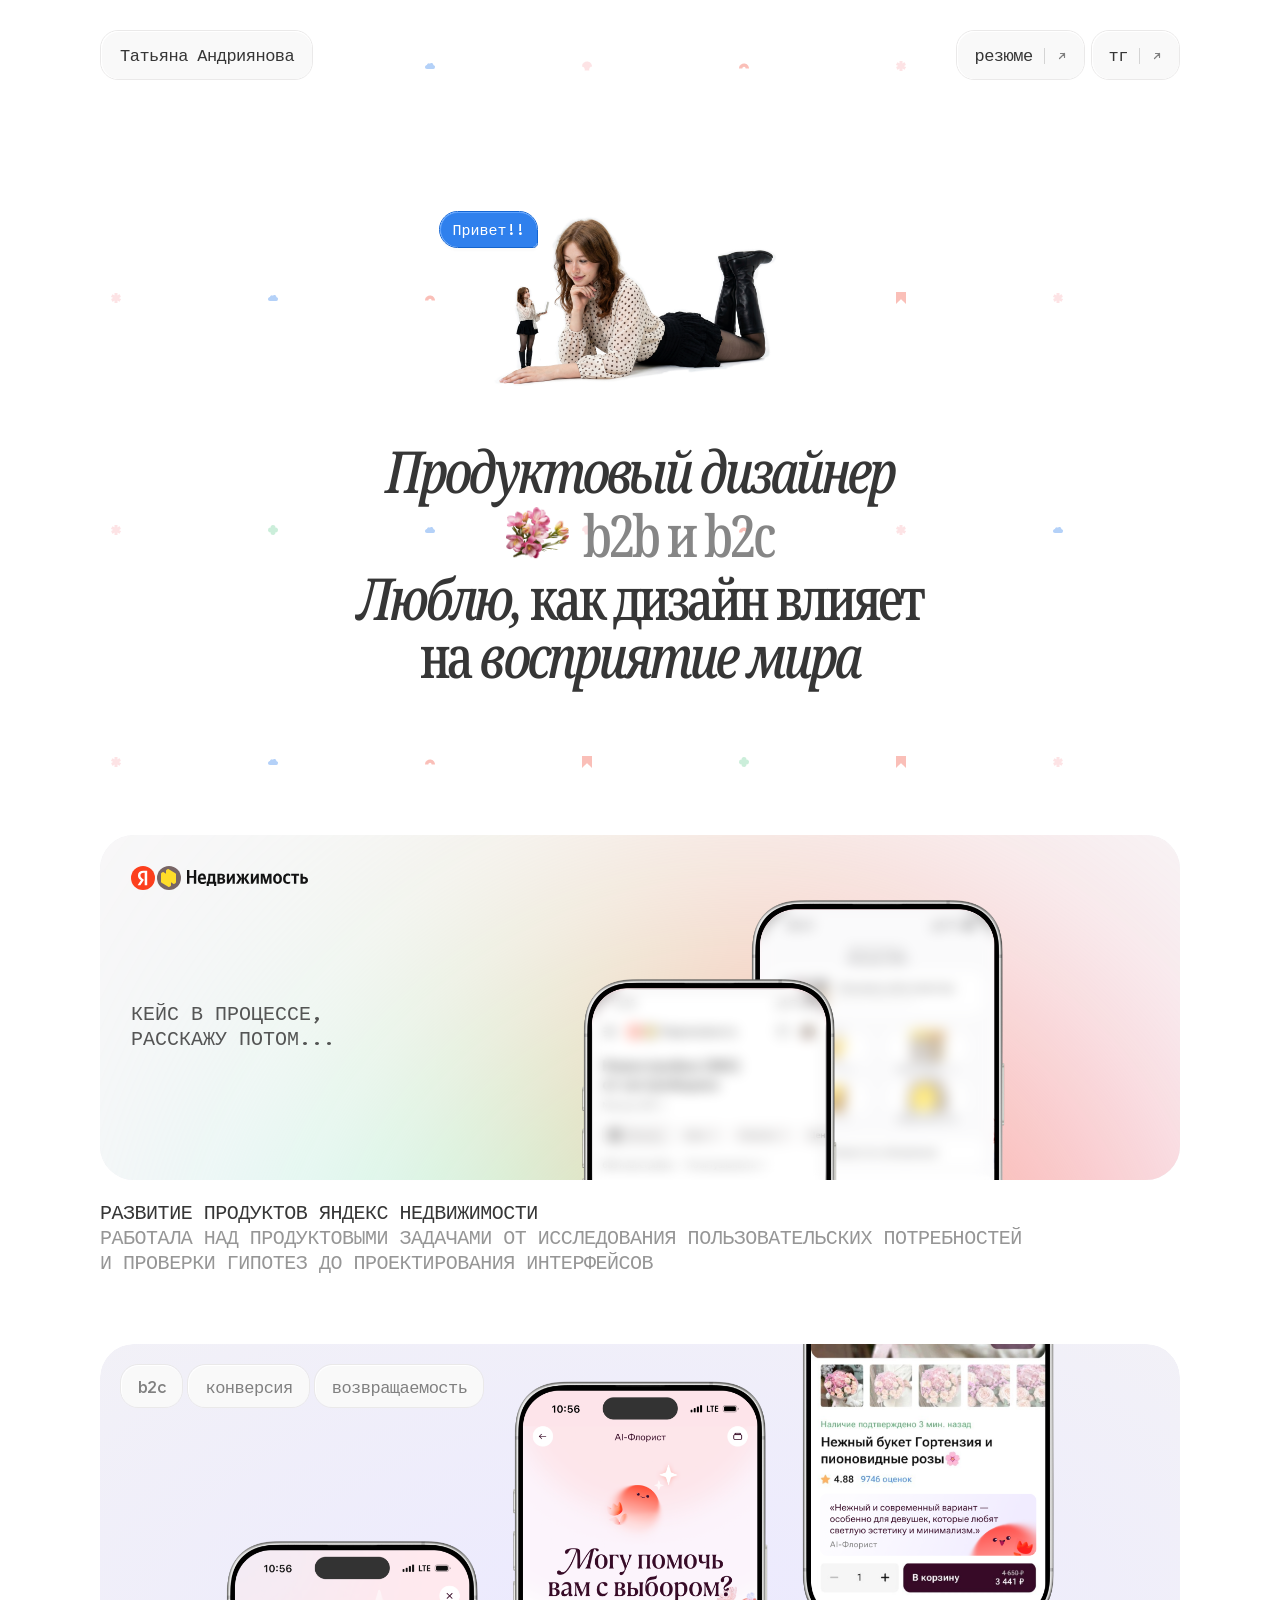
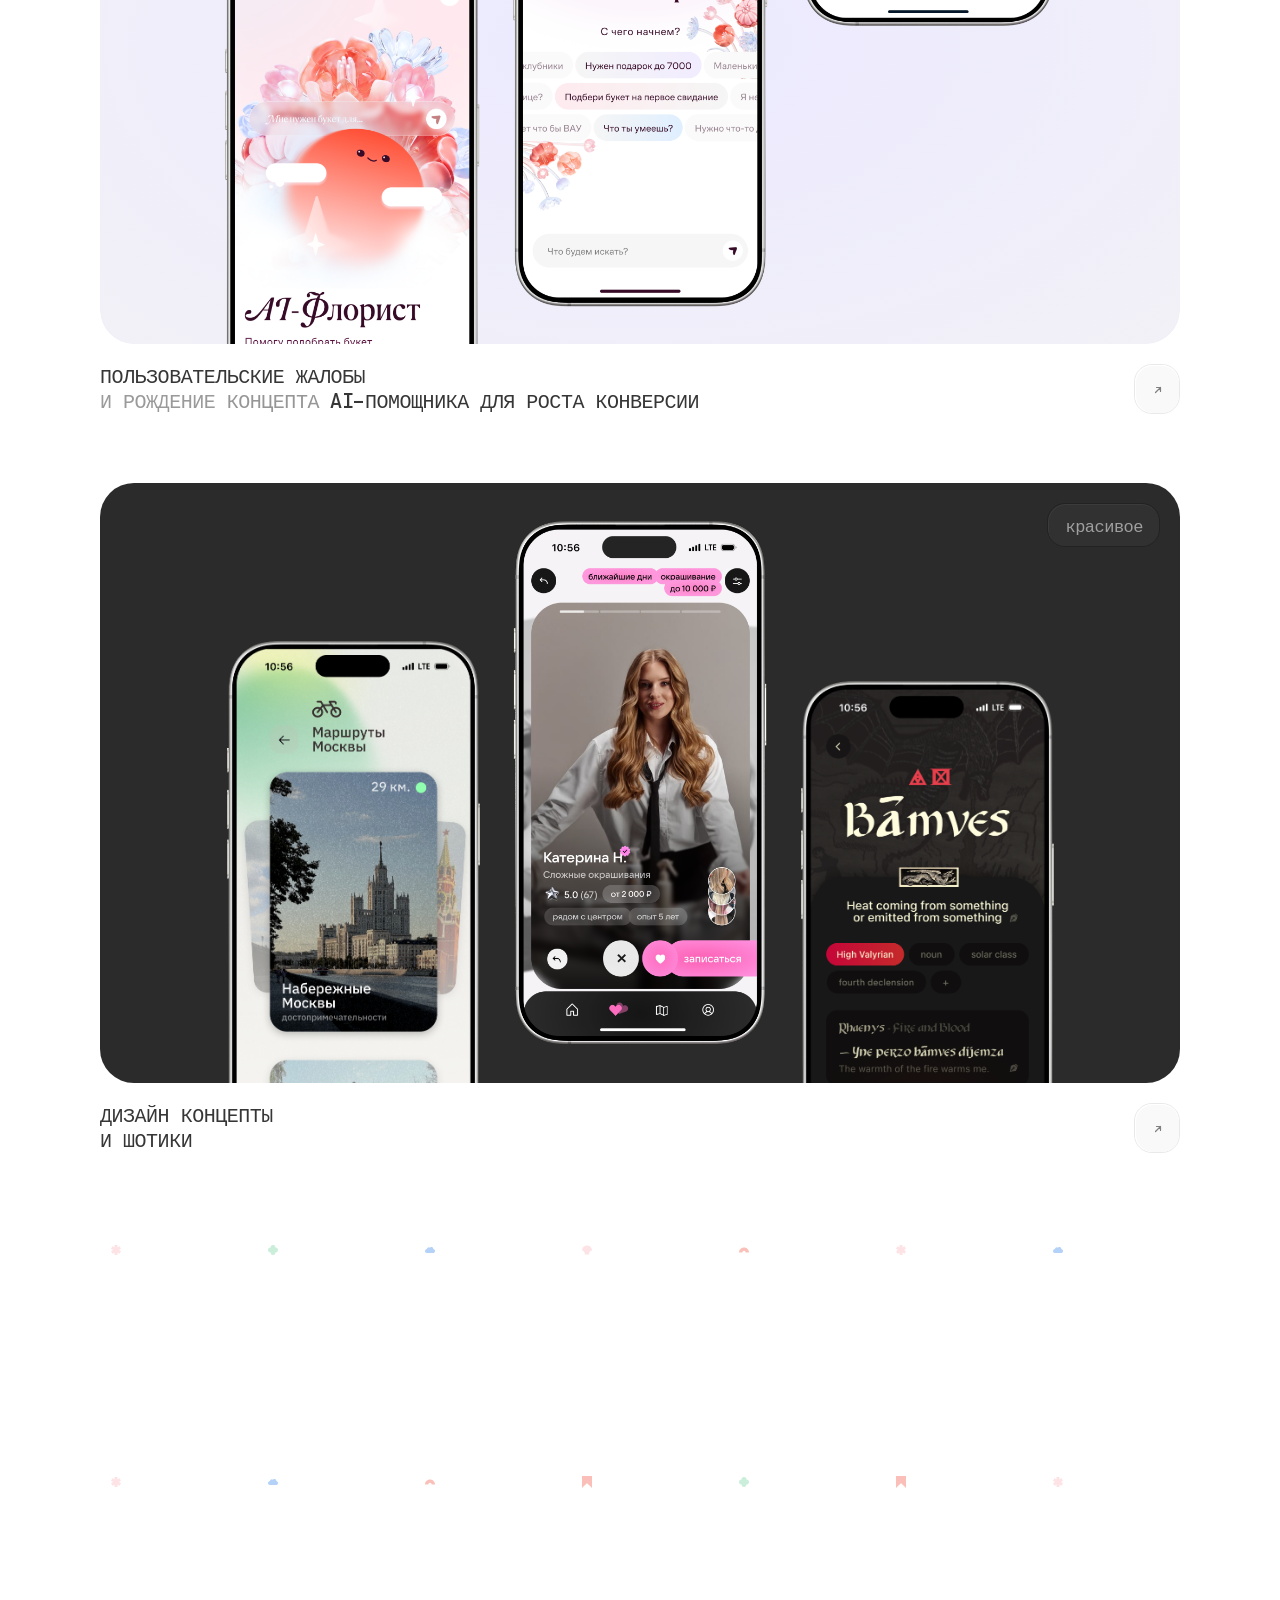
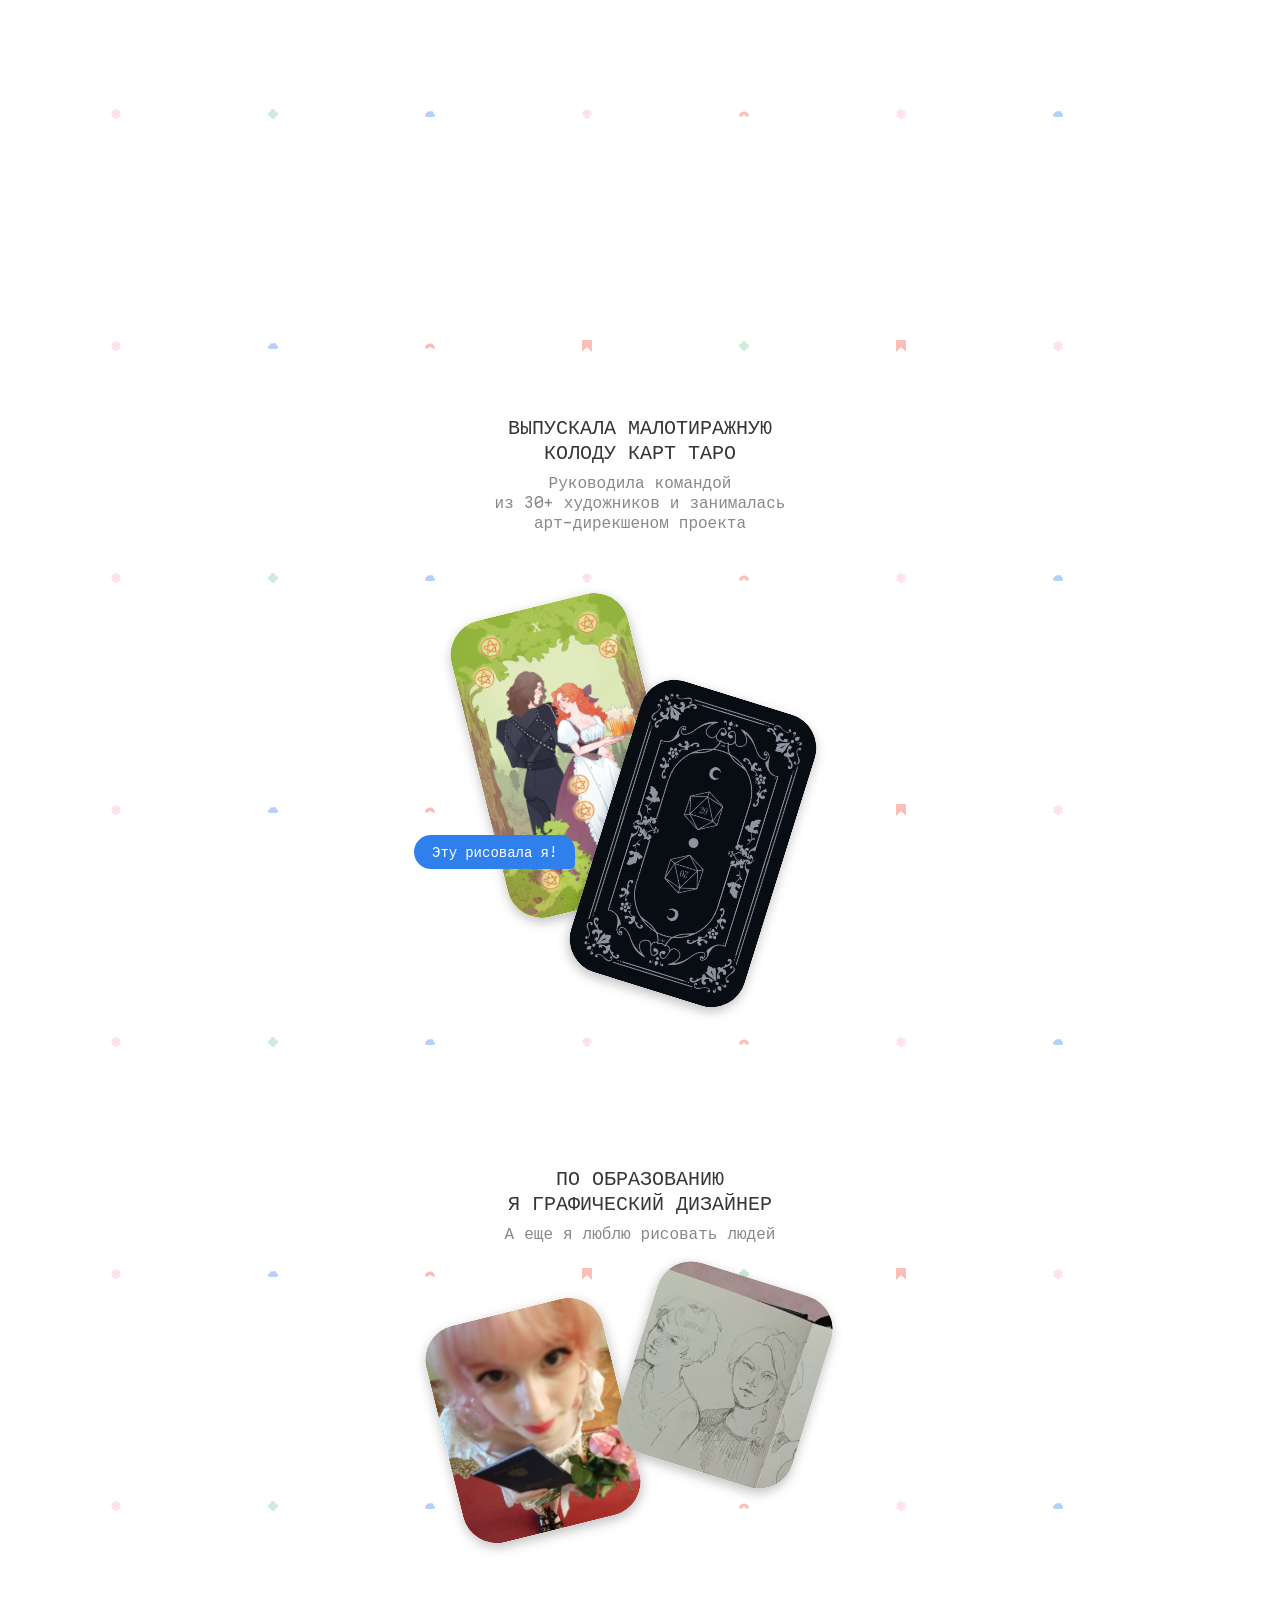
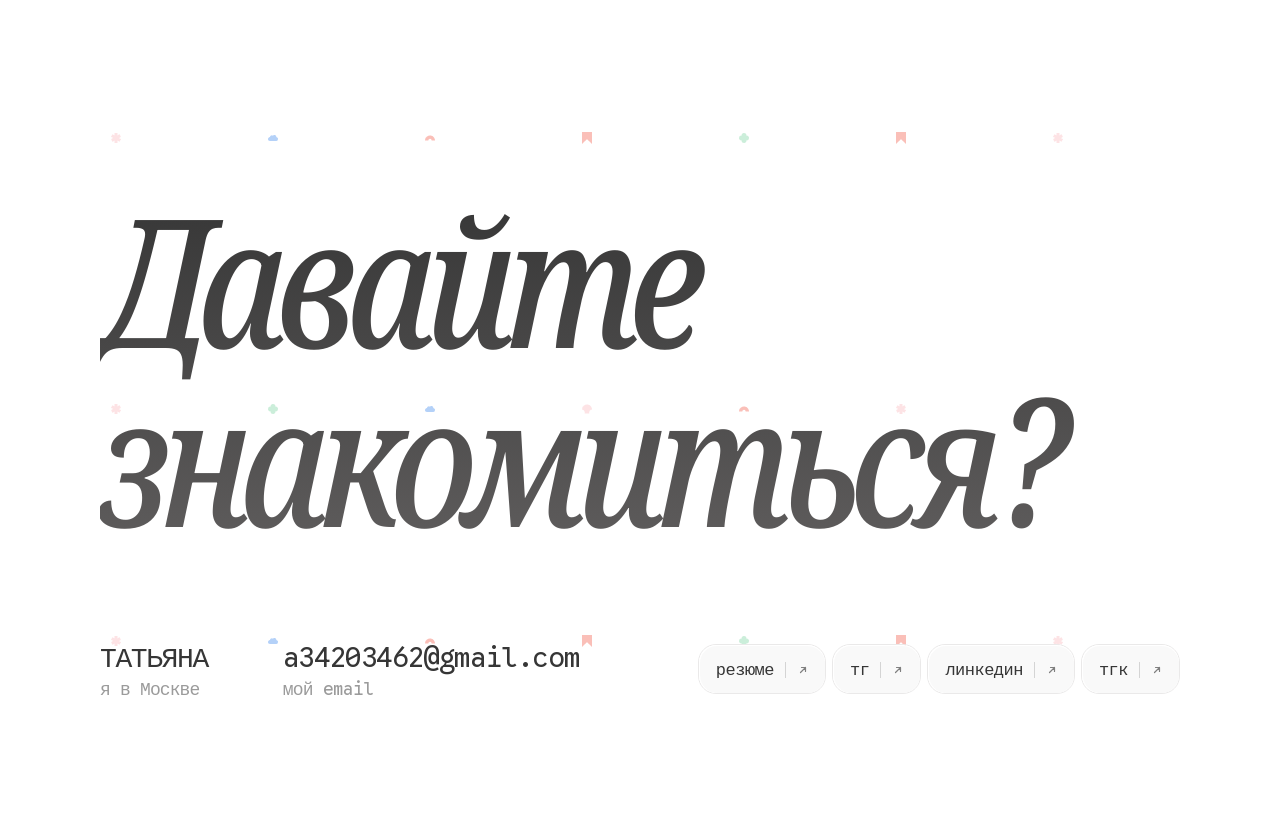
<file: index.html>
<!DOCTYPE html>
<html lang="ru">
  <head>
    <meta charset="UTF-8" />
    <meta name="viewport" content="width=device-width, initial-scale=1.0" />
    <link rel="canonical" href="https://tatyana-andriyanova.ru/" />
    <script>
      (function () {
        if (!/index\.html$/i.test(location.pathname)) return;
        var clean = location.pathname.replace(/\/?index\.html$/i, "/");
        history.replaceState(null, "", clean + location.search + location.hash);
      })();
    </script>
    <title>Татьяна Андриянова</title>
    <link rel="icon" type="image/png" href="assets/favicon.png" />
    <link rel="preconnect" href="https://fonts.googleapis.com" />
    <link rel="preconnect" href="https://fonts.gstatic.com" crossorigin />
    <link
      href="https://fonts.googleapis.com/css2?family=Google+Sans+Code:wght@400;500&family=Noto+Serif:ital,wdth,wght@0,62.5,500;1,62.5,500&display=swap"
      rel="stylesheet"
    />
    <style>
      :root {
        --color-bg: #ffffff;
        --color-text: #363636;
        --color-text-dark: #1d1d1d;
        --color-lead: #909090;
        --color-section-title: #8f8f8f;
        --color-time-muted: #b5b5b5;
        --color-greeting: #2f80ed;
        --color-greeting-border: #1466d4;
        --color-greeting-highlight: #5ba1ff;
        --color-white: #ffffff;
        --color-status-dot: #c6f135;
        --color-btn-border: #eae9e9;
        --color-btn-bg: #f9f9f9;
        --color-btn-hover: #2f80ed;
        --color-btn-hover-border: #1466d4;
        --color-btn-hover-highlight: #5ba1ff;
        --color-title-muted: #868686;
        --container: 1280px;
        --nav-pad-x: 100px;
        --header-offset: 80px;
        --font-headline: "Noto Serif", serif;
        --font-headline-wdth: 62.5;
        --font-headline-tracking: -0.05em;
        --font-body: "Google Sans Code", monospace;
        --reveal-duration: 0.65s;
        --reveal-ease: cubic-bezier(0.22, 1, 0.36, 1);
        --reveal-shift: 28px;
        --bg-pattern-width: 1700px;
      }

      .hero__title,
      .about__title,
      .footer__title,
      .mobile-stub__title {
        font-variation-settings: "wdth" var(--font-headline-wdth);
        font-stretch: 62.5%;
      }

      *,
      *::before,
      *::after {
        box-sizing: border-box;
      }

      body {
        margin: 0;
        background: var(--color-bg);
        color: var(--color-text);
        font-family: var(--font-body);
      }

      .page {
        position: relative;
        z-index: 1;
        padding-top: var(--header-offset);
      }

      .page__bg {
        position: absolute;
        inset: 0;
        z-index: 0;
        pointer-events: none;
        overflow: hidden;
      }

      .page__bg-inner {
        position: absolute;
        top: 0;
        left: 50%;
        width: var(--bg-pattern-width);
        max-width: 100vw;
        margin-left: calc(var(--bg-pattern-width) / -2);
        height: 100%;
        min-height: 100%;
        opacity: 0.6;
        background-image: url("assets/bg-pattern.png");
        background-repeat: repeat-y;
        background-position: center top;
        background-size: var(--bg-pattern-width) auto;
      }

      .page__content {
        position: relative;
        z-index: 1;
      }

      /* Fixed header */
      .nav {
        position: fixed;
        top: 0;
        left: 0;
        right: 0;
        z-index: 100;
        display: flex;
        align-items: flex-start;
        justify-content: space-between;
        max-width: var(--container);
        margin: 0 auto;
        padding: 30px var(--nav-pad-x) 0;
        background: transparent;
        transition: transform 0.35s var(--reveal-ease);
      }

      .nav.is-hidden {
        transform: translateY(calc(-100% - 8px));
      }

      .nav__links {
        display: flex;
        align-items: center;
        gap: 6px;
      }

      /* Buttons — 441:1653 / 441:1664 / 441:3392 / 441:3604 */
      .btn {
        display: inline-flex;
        flex-direction: column;
        height: 50px;
        border: 0.5px solid var(--color-btn-border);
        border-radius: 18px;
        padding: 0;
        margin: 0;
        background: none;
        cursor: pointer;
        text-decoration: none;
        color: inherit;
        transition: border-color 0.2s ease;
        flex-shrink: 0;
        font: inherit;
      }

      .btn--sm {
        height: 40px;
      }

      .btn__inner {
        display: flex;
        align-items: center;
        gap: 11px;
        height: 100%;
        padding: 0 16px;
        border-radius: 18px;
        background: var(--color-btn-bg);
        border-left: 1px solid var(--color-white);
        border-top: 1px solid var(--color-white);
        transition:
          background 0.2s ease,
          border-color 0.2s ease,
          color 0.2s ease;
      }

      .btn--brand {
        backdrop-filter: blur(2px);
        -webkit-backdrop-filter: blur(2px);
        border: 0.5px solid var(--color-btn-border);
      }

      .btn--brand .btn__inner {
        padding: 0 18px;
      }

      .btn--brand:hover,
      .btn--brand:focus-visible {
        border-color: var(--color-btn-border);
      }

      .btn--brand:hover .btn__inner,
      .btn--brand:focus-visible .btn__inner {
        background: var(--color-btn-bg);
        border-left-color: var(--color-white);
        border-top-color: var(--color-white);
      }

      .btn--brand:hover .btn__text,
      .btn--brand:focus-visible .btn__text {
        color: var(--color-text);
      }

      .btn__text {
        font-family: var(--font-body);
        font-weight: 500;
        font-size: 17px;
        letter-spacing: -0.51px;
        line-height: normal;
        color: var(--color-text);
        white-space: nowrap;
        transition: color 0.2s ease;
      }

      .btn__sep {
        width: 0;
        height: 16px;
        border-left: 1px solid #d4d4d4;
        flex-shrink: 0;
        transition: border-color 0.2s ease;
      }

      .btn__icon {
        display: flex;
        align-items: center;
        justify-content: center;
        flex-shrink: 0;
        color: #808080;
        transition: color 0.2s ease;
      }

      .btn__icon svg {
        display: block;
      }

      .btn--icon .btn__inner {
        width: 44px;
        padding: 0;
        justify-content: center;
      }

      .btn--icon.btn--sm .btn__inner {
        width: 45.2px;
      }

      .btn:hover,
      .btn:focus-visible {
        border-color: var(--color-btn-hover-border);
        outline: none;
      }

      .btn:hover .btn__inner,
      .btn:focus-visible .btn__inner {
        background: var(--color-btn-hover);
        border-left-color: var(--color-btn-hover-highlight);
        border-top-color: var(--color-btn-hover-highlight);
      }

      .btn:hover .btn__text,
      .btn:focus-visible .btn__text {
        color: var(--color-white);
      }

      .btn:hover .btn__sep,
      .btn:focus-visible .btn__sep {
        border-left-color: rgba(255, 255, 255, 0.45);
      }

      .btn:hover .btn__icon,
      .btn:focus-visible .btn__icon {
        color: var(--color-white);
      }

      /* Hero — 441:1544 */
      .hero {
        position: relative;
        overflow-x: hidden;
        display: flex;
        flex-direction: column;
        align-items: center;
        gap: 45px;
        padding: 119px var(--nav-pad-x) 150px;
      }

      .hero__reveal {
        width: 100%;
      }

      .hero__inner {
        display: flex;
        flex-direction: column;
        align-items: center;
        gap: 45px;
        width: 100%;
      }

      .js-scroll-parallax {
        transform-origin: center top;
        will-change: transform;
      }

      .about__title .js-scroll-parallax {
        display: block;
      }

      .about__section > .js-scroll-parallax {
        display: flex;
        flex-direction: column;
        align-items: center;
        gap: 70px;
        width: 100%;
      }

      .about__section--compact > .js-scroll-parallax {
        gap: 40px;
      }

      .hero__image-block {
        position: relative;
        display: flex;
        flex-direction: column;
        align-items: flex-start;
        flex-shrink: 0;
        width: 403px;
        max-width: calc(100% - 40px);
        height: 198px;
        padding-top: 12px;
      }

      .hero__image-wrap {
        position: absolute;
        inset: 0;
        z-index: 0;
        pointer-events: none;
      }

      .hero__image {
        width: 100%;
        height: 100%;
        object-fit: contain;
        object-position: center top;
      }

      .hero__greeting {
        position: relative;
        z-index: 1;
        display: inline-flex;
        flex-direction: column;
        align-items: flex-start;
        align-self: flex-start;
        width: fit-content;
        max-width: 100%;
        flex-shrink: 0;
        border: 0.5px solid var(--color-greeting-border);
        border-radius: 20px 20px 5px 20px;
        cursor: default;
      }

      .hero__greeting-inner {
        display: flex;
        align-items: center;
        justify-content: center;
        height: 35px;
        padding: 8px 12px;
        border-radius: 20px 20px 5px 20px;
        background: var(--color-greeting);
        border-left: 1px solid var(--color-greeting-highlight);
        border-top: 1px solid var(--color-greeting-highlight);
        box-shadow: 0 4px 2px rgba(0, 0, 0, 0.02);
        font-family: var(--font-body);
        font-weight: 500;
        font-size: 15px;
        line-height: normal;
        color: var(--color-white);
        white-space: nowrap;
      }

      .hero__main {
        width: 100%;
        max-width: var(--container);
        display: flex;
        justify-content: center;
        padding: 0 var(--nav-pad-x);
      }

      .hero__titles {
        display: flex;
        flex-direction: column;
        gap: 3px;
        align-items: center;
        width: min(100%, 650px);
        text-align: center;
      }

      .hero__title {
        margin: 0;
        font-family: var(--font-headline);
        font-stretch: extra-condensed;
        font-weight: 500;
        font-size: 58px;
        line-height: 1;
        letter-spacing: var(--font-headline-tracking);
        color: var(--color-text);
        text-align: center;
      }

      .hero__title--italic {
        font-style: italic;
      }

      .hero__title--regular {
        font-style: normal;
      }

      .hero__title--muted {
        color: var(--color-title-muted);
        font-style: normal;
      }

      .hero__title-row {
        display: flex;
        align-items: center;
        justify-content: center;
        gap: 14px;
        min-height: 55px;
      }

      .hero__title-icon {
        position: relative;
        flex-shrink: 0;
        width: 63px;
        height: 63px;
        mix-blend-mode: darken;
        overflow: hidden;
      }

      .hero__title-icon img {
        position: absolute;
        width: 100%;
        height: 83.75%;
        left: 0.12%;
        top: 6.13%;
        max-width: none;
        object-fit: contain;
      }

      .hero__title-multiline {
        margin: 0;
        text-align: center;
        white-space: normal;
      }

      .hero__title-multiline .hero__title {
        display: inline;
      }

      /* Realty case — 1701:61589 */
      .realty-card {
        position: relative;
        height: 345px;
        overflow: hidden;
        border-radius: 34px;
        isolation: isolate;
      }

      .realty-card__background,
      .realty-card__background::after {
        position: absolute;
        inset: 0;
      }

      .realty-card__background img {
        display: block;
        width: 100%;
        height: 100%;
        object-fit: cover;
      }

      .realty-card__background::after {
        content: "";
        background: #f8f7f8;
      }

      .realty-card__glow {
        position: absolute;
        left: calc(50% - 597.2px);
        top: -178.2px;
      }

      .realty-card__logo {
        position: absolute;
        top: 31px;
        left: 31px;
        width: 177.6px;
        height: 24px;
      }

      .realty-card__logo img {
        position: absolute;
        display: block;
      }

      .realty-card__logo-circle {
        left: 25.6px;
        transform: scaleY(-1);
      }

      .realty-card__logo-house {
        left: 29.884px;
        top: 3.2784px;
      }

      .realty-card__logo-wordmark {
        left: 56px;
        top: 4px;
      }

      .realty-card__phone {
        position: absolute;
        width: 255.838px;
        height: 525px;
      }

      .realty-card__phone--back {
        left: calc(50% + 109px);
        top: 65px;
      }

      .realty-card__phone--front {
        left: calc(50% - 59px);
        top: 144px;
      }

      .realty-card__phone-frame {
        display: block;
        width: 255.838px;
        height: 525px;
        object-fit: cover;
      }

      .realty-card__screen {
        position: absolute;
        overflow: hidden;
      }

      .realty-card__phone--back .realty-card__screen {
        left: 13px;
        top: 10px;
        width: 231px;
        height: 486px;
        border-radius: 33px;
      }

      .realty-card__phone--back .realty-card__screen img {
        position: absolute;
        top: 0.02%;
        width: 100%;
        height: 103.03%;
      }

      .realty-card__phone--front .realty-card__screen {
        left: 11px;
        top: 10px;
        width: 234px;
        height: 505px;
        border-radius: 44px;
      }

      .realty-card__phone--front .realty-card__screen img {
        display: block;
        width: 100%;
        height: 100%;
        object-fit: cover;
      }

      .realty-card__blur {
        position: absolute;
        left: 11px;
        top: 10px;
        width: 234px;
        border-radius: 36px 35px 0 0;
        background: rgba(255, 255, 255, 0.5);
        -webkit-backdrop-filter: blur(6.35px);
        backdrop-filter: blur(6.35px);
      }

      .realty-card__phone--back .realty-card__blur {
        height: 282px;
      }

      .realty-card__phone--front .realty-card__blur {
        height: 197px;
      }

      .realty-card__message {
        position: absolute;
        left: 31px;
        top: 166px;
        width: 258px;
        margin: 0;
        font-size: 20px;
        font-weight: 500;
        line-height: normal;
        text-transform: uppercase;
        color: rgba(54, 54, 54, 0.84);
      }

      .case--realty .case__caption {
        width: 100%;
        max-width: 1036px;
        background: var(--color-white);
      }

      /* Cases — 441:1571 */
      .cases {
        max-width: var(--container);
        margin: 0 auto;
        padding: 0 var(--nav-pad-x) 40px;
        display: flex;
        flex-direction: column;
        gap: 69px;
      }

      .case {
        display: flex;
        flex-direction: column;
        gap: 20px;
        width: 100%;
      }

      .case__link {
        display: flex;
        flex-direction: column;
        gap: 20px;
        width: 100%;
        text-decoration: none;
        color: inherit;
        cursor: pointer;
        transition: transform 0.4s var(--reveal-ease);
      }

      .case__link:hover,
      .case__link:focus-visible {
        transform: translateY(-10px);
      }

      .case__link:hover .btn--icon .btn__inner,
      .case__link:focus-visible .btn--icon .btn__inner {
        background: var(--color-btn-hover);
        border-left-color: var(--color-btn-hover-highlight);
        border-top-color: var(--color-btn-hover-highlight);
      }

      .case__link:hover .btn--icon,
      .case__link:focus-visible .btn--icon {
        border-color: var(--color-btn-hover-border);
      }

      .case__link:hover .btn--icon .btn__icon,
      .case__link:focus-visible .btn--icon .btn__icon {
        color: var(--color-white);
      }

      .case__frame {
        position: relative;
        width: 100%;
        height: 600px;
        border-radius: 34px;
        overflow: hidden;
      }

      .case__frame--dark {
        background: #2b2b2b;
      }

      .case__frame-bg {
        position: absolute;
        inset: 0;
        border-radius: 34px;
        overflow: hidden;
      }

      .case__frame-bg img {
        width: 100%;
        height: 100%;
        object-fit: cover;
        display: block;
      }

      .case__frame-bg::after {
        content: "";
        position: absolute;
        inset: 0;
        border-radius: 34px;
        background: radial-gradient(ellipse at center, #ebe9ff 0%, #f2f1f7 100%);
        pointer-events: none;
      }

      .case__phones {
        position: absolute;
        inset: 0;
      }

      .case__phone {
        position: absolute;
        pointer-events: auto;
        transition: transform 0.45s var(--reveal-ease);
        transform-origin: center center;
        z-index: 1;
      }

      .case__phone:hover {
        z-index: 3;
      }

      .case__phone--1:hover {
        transform: scale(1.06);
      }

      .case__phone--3:hover {
        transform: scale(1.06);
      }

      .case__phone--1 {
        left: 11.48%;
        top: 32.83%;
        width: 23.7%;
        height: 87.5%;
      }

      .case__phone--2 {
        left: 50%;
        top: 50%;
        width: 23.7%;
        height: 87.5%;
        transform: translate(-50%, -50%);
      }

      .case__phone--2:hover {
        transform: translate(-50%, -50%) scale(1.06);
      }

      .case__phone--3 {
        left: 64.81%;
        top: -40.5%;
        width: 23.7%;
        height: 87.5%;
      }

      .case__phone--dark-1 {
        left: 50%;
        top: 50%;
        width: 23.7%;
        height: 87.5%;
        transform: translate(-50%, -50%);
      }

      .case__phone--dark-1:hover {
        transform: translate(-50%, -50%) scale(1.06);
      }

      .case__phone--dark-2 {
        left: calc(50% + 26.57%);
        top: calc(50% + 26.58%);
        width: 23.7%;
        height: 87.5%;
        transform: translate(-50%, -50%);
      }

      .case__phone--dark-2:hover {
        transform: translate(-50%, -50%) scale(1.06);
      }

      .case__phone--dark-3 {
        left: calc(50% - 26.58%);
        top: calc(50% + 19.75%);
        width: 23.7%;
        height: 87.5%;
        transform: translate(-50%, -50%);
      }

      .case__phone--dark-3:hover {
        transform: translate(-50%, -50%) scale(1.06);
      }

      .case__phone img,
      .case__phone-crop img {
        display: block;
        width: 100%;
        height: 100%;
        object-fit: cover;
      }

      .case__phone-crop {
        position: absolute;
        inset: 0;
        overflow: hidden;
      }

      .case__phone-crop--a img {
        position: absolute;
        width: 299.47%;
        height: 127.69%;
        left: -140%;
        top: -13.85%;
        max-width: none;
        object-fit: cover;
      }

      .case__phone-crop--b img,
      .case__phone-crop--c img {
        position: absolute;
        width: 380.38%;
        height: 139.06%;
        left: -140%;
        top: -19.41%;
        max-width: none;
        object-fit: cover;
      }

      .case__tags {
        position: absolute;
        top: 20px;
        left: 20px;
        display: flex;
        flex-wrap: wrap;
        gap: 4px;
        z-index: 2;
      }

      .case__tags--right {
        left: auto;
        right: 20px;
      }

      .tag {
        display: inline-flex;
        height: 44px;
        border: 0.5px solid var(--color-btn-border);
        border-radius: 18px;
        overflow: hidden;
      }

      .tag--dark {
        border-color: #222222;
      }

      .tag__inner {
        display: flex;
        align-items: center;
        height: 44px;
        padding: 0 16px;
        border-radius: 18px;
        background: var(--color-btn-bg);
        border-left: 1px solid var(--color-white);
        border-top: 1px solid var(--color-white);
        font-family: var(--font-body);
        font-weight: 500;
        font-size: 17px;
        letter-spacing: -0.51px;
        color: #808080;
        white-space: nowrap;
      }

      .tag--dark .tag__inner {
        background: #313131;
        border-left-color: #3b3b3b;
        border-top-color: #3b3b3b;
        color: #9f9f9f;
      }

      .case__footer {
        display: flex;
        align-items: flex-start;
        justify-content: space-between;
        gap: 16px;
        width: 100%;
      }

      .case__caption {
        margin: 0;
        text-align: left;
        align-self: flex-start;
        flex: 1;
        min-width: 0;
      }

      .case__caption-line {
        margin: 0;
        font-family: var(--font-body);
        font-weight: 500;
        font-size: 20px;
        line-height: normal;
        letter-spacing: -0.48px;
        text-transform: uppercase;
        white-space: pre-wrap;
      }

      .case--half .case__caption-line {
        letter-spacing: -0.6px;
      }

      .case__caption--muted {
        color: rgba(54, 54, 54, 0.5);
      }

      .case__caption--gray {
        color: #969696;
      }

      .case__row {
        display: flex;
        gap: 40px;
        width: 100%;
      }

      .case--half {
        width: 527px;
        max-width: 100%;
        flex: 1 1 527px;
        align-items: flex-start;
      }

      .case--half .case__caption {
        max-width: 522px;
      }

      .case__cover {
        width: 100%;
        height: 360px;
        border-radius: 34px;
        overflow: hidden;
      }

      .case__cover img {
        width: 100%;
        height: 100%;
        object-fit: cover;
        display: block;
        border-radius: 34px;
      }

      /* Еще немного обо мне — 441:1525 */
      .about {
        max-width: var(--container);
        margin: 0 auto;
        padding: 180px var(--nav-pad-x) 100px;
        display: flex;
        flex-direction: column;
        align-items: center;
        gap: 60px;
      }

      .about__title {
        margin: 0;
        font-family: var(--font-headline);
        font-stretch: extra-condensed;
        font-style: italic;
        font-weight: 500;
        font-size: 58px;
        line-height: 1;
        letter-spacing: var(--font-headline-tracking);
        color: var(--color-text);
        text-align: center;
        white-space: nowrap;
      }

      .about__sections {
        display: flex;
        flex-direction: column;
        gap: 130px;
        width: 100%;
        align-items: center;
      }

      .about__section {
        display: flex;
        flex-direction: column;
        align-items: center;
        gap: 70px;
        width: 100%;
      }

      .about__section--compact {
        gap: 40px;
      }

      .about__text {
        display: flex;
        flex-direction: column;
        align-items: center;
        gap: 8px;
        max-width: 415px;
        text-align: center;
      }

      .about__text-primary {
        margin: 0;
        font-family: var(--font-body);
        font-weight: 500;
        font-size: 20px;
        line-height: normal;
        color: var(--color-text);
        max-width: 342px;
        text-transform: uppercase;
      }

      .about__text-secondary {
        margin: 0;
        font-family: var(--font-body);
        font-weight: 400;
        font-size: 16px;
        line-height: normal;
        color: #888888;
      }

      .about__cards {
        position: relative;
        max-width: 100%;
      }

      .about__cards--tarot {
        width: 452px;
        height: 433px;
      }

      .about__cards--art {
        width: 453px;
        height: 285px;
      }

      .about__card {
        position: absolute;
        width: 182px;
        height: 305px;
        border-radius: 35px;
        overflow: hidden;
        box-shadow: 0 4px 11.7px rgba(0, 0, 0, 0.25);
        transition: transform 0.35s var(--reveal-ease), box-shadow 0.35s var(--reveal-ease);
        transform-origin: center center;
      }

      .about__card img {
        width: 100%;
        height: 100%;
        object-fit: cover;
        display: block;
        border-radius: 35px;
      }

      .about__card--tarot-back {
        left: 63px;
        top: 0;
        z-index: 1;
        transform: rotate(-13.86deg);
      }

      .about__card--tarot-front {
        left: 188px;
        top: 88px;
        z-index: 2;
        transform: rotate(17.32deg);
      }

      .about__card--tarot-back:hover,
      .about__card--tarot-front:hover {
        box-shadow: 0 8px 20px rgba(0, 0, 0, 0.28);
      }

      .about__card--tarot-back:hover {
        z-index: 3;
        transform: rotate(-13.86deg) scale(1.06);
      }

      .about__card--tarot-front:hover {
        z-index: 3;
        transform: rotate(17.32deg) scale(1.06);
      }

      .about__card--art-photo {
        left: 28px;
        top: 25px;
        width: 182px;
        height: 223px;
        z-index: 1;
        transform: rotate(-13.86deg);
      }

      .about__card--art-sketch {
        left: 220px;
        top: -9px;
        width: 182px;
        height: 200px;
        z-index: 2;
        transform: rotate(17.32deg);
      }

      .about__card--art-sketch .about__card-crop {
        position: absolute;
        inset: 0;
        overflow: hidden;
        border-radius: 35px;
      }

      .about__card--art-sketch .about__card-crop img {
        position: absolute;
        width: 185.46%;
        height: 163.53%;
        left: -14.97%;
        top: -18.74%;
        max-width: none;
        border-radius: 0;
      }

      .about__card--art-photo:hover,
      .about__card--art-sketch:hover {
        z-index: 3;
        box-shadow: 0 8px 20px rgba(0, 0, 0, 0.28);
      }

      .about__card--art-photo:hover {
        transform: rotate(-13.86deg) scale(1.06);
      }

      .about__card--art-sketch:hover {
        transform: rotate(17.32deg) scale(1.06);
      }

      .about__badge {
        position: absolute;
        left: 0;
        top: 232px;
        z-index: 10;
        padding: 8px 18px;
        border-radius: 20px 18px 5px 20px;
        background: var(--color-greeting);
        font-family: var(--font-body);
        font-size: 14px;
        font-weight: 400;
        line-height: normal;
        color: var(--color-white);
        white-space: nowrap;
        pointer-events: none;
      }

      /* Футер — 441:1605 */
      .footer {
        max-width: var(--container);
        margin: 0 auto;
        padding: 120px var(--nav-pad-x);
        display: flex;
        flex-direction: column;
        gap: 97px;
      }

      .footer__title-wrap {
        width: 100%;
      }

      .footer__title {
        margin: 0;
        font-family: var(--font-headline);
        font-stretch: extra-condensed;
        font-style: italic;
        font-weight: 500;
        font-size: clamp(72px, 14vw, 180px);
        line-height: 1;
        letter-spacing: -0.05em;
        background: linear-gradient(180deg, #363636 0%, #5e5c5c 100%);
        -webkit-background-clip: text;
        background-clip: text;
        color: transparent;
        width: 100%;
      }

      .footer__bar {
        width: 100%;
      }

      .footer__bar-inner {
        display: flex;
        align-items: flex-start;
        justify-content: space-between;
        gap: 38px;
        width: 100%;
      }

      .footer__info {
        display: flex;
        flex: 1 1 auto;
        gap: 75px;
        align-items: flex-start;
        min-width: 0;
      }

      .footer__col {
        display: flex;
        flex-direction: column;
        gap: 8px;
        align-items: flex-start;
      }

      .footer__name,
      .footer__email {
        margin: 0;
        font-family: var(--font-body);
        font-weight: 400;
        font-size: 28px;
        line-height: 1;
        letter-spacing: -0.05em;
        color: var(--color-text);
      }

      .footer__name {
        text-transform: uppercase;
      }

      .footer__email {
        border: none;
        background: none;
        padding: 0;
        cursor: pointer;
        text-align: left;
      }

      .footer__meta {
        margin: 0;
        font-family: var(--font-body);
        font-weight: 400;
        font-size: 18px;
        line-height: 1;
        letter-spacing: -0.05em;
        color: #9b9b9b;
      }

      .footer__meta--email {
        text-transform: lowercase;
      }

      .footer__copy-note {
        margin: 0;
        font-family: var(--font-body);
        font-size: 14px;
        line-height: 1;
        color: var(--color-greeting);
        opacity: 0;
        transition: opacity 0.25s ease;
      }

      .footer__copy-note.is-visible {
        opacity: 1;
      }

      .footer__links {
        flex: 0 0 371px;
        max-width: 100%;
        justify-content: flex-end;
      }

      /* Scroll reveal */
      .js-reveal {
        opacity: 0;
        transform: translateY(var(--reveal-shift));
        transition:
          opacity var(--reveal-duration) var(--reveal-ease),
          transform var(--reveal-duration) var(--reveal-ease);
      }

      .js-reveal.is-visible {
        opacity: 1;
        transform: translateY(0);
      }

      @media (prefers-reduced-motion: reduce) {
        .js-reveal {
          opacity: 1;
          transform: none;
          transition: none;
        }

        .js-scroll-parallax {
          transform: none !important;
        }

        .case__link {
          transition: none;
        }

        .case__link:hover,
        .case__link:focus-visible {
          transform: none;
        }

        .case__phone {
          transition: none;
        }

        .case__phone:hover {
          transform: none;
        }

        .case__phone--2:hover,
        .case__phone--dark-1:hover,
        .case__phone--dark-2:hover,
        .case__phone--dark-3:hover {
          transform: translate(-50%, -50%);
        }
      }

      @media (max-width: 1100px) {
        .case__row {
          flex-wrap: wrap;
        }

        .case--half {
          flex-basis: 100%;
        }
      }

      /* Mobile stub — Figma 545:257 */
      .mobile-stub {
        display: none;
        position: relative;
        min-height: 100vh;
        min-height: 100dvh;
        overflow: hidden;
        background: var(--color-bg);
      }

      .mobile-stub__bg {
        position: absolute;
        top: 0;
        left: 50%;
        transform: translateX(-50%);
        width: 100%;
        max-width: 393px;
        height: 1275px;
        opacity: 0.6;
        pointer-events: none;
        z-index: 0;
      }

      .mobile-stub__bg img {
        width: 100%;
        height: 100%;
        object-fit: cover;
        object-position: center top;
        display: block;
      }

      .mobile-stub__inner {
        position: relative;
        z-index: 1;
        display: flex;
        flex-direction: column;
        align-items: center;
        width: 100%;
        max-width: 393px;
        margin: 0 auto;
      }

      .mobile-stub__info {
        display: flex;
        flex-direction: column;
        align-items: center;
        gap: 28px;
        width: 100%;
        padding: 100px 16px 40px;
      }

      .mobile-stub__card {
        display: flex;
        flex-direction: column;
        align-items: flex-start;
        gap: 16px;
        width: 290px;
        max-width: 100%;
      }

      .mobile-stub__title {
        margin: 0;
        font-family: var(--font-headline);
        font-stretch: extra-condensed;
        font-style: italic;
        font-weight: 500;
        font-size: 58px;
        line-height: 1;
        letter-spacing: var(--font-headline-tracking);
        color: var(--color-text);
      }

      .mobile-stub__subtitle {
        margin: 0;
        font-family: var(--font-body);
        font-weight: 500;
        font-size: 20px;
        line-height: 1;
        letter-spacing: -1px;
        color: var(--color-text);
      }

      .mobile-stub__dog {
        width: 37px;
        height: 37px;
        border-radius: 8px;
        object-fit: cover;
        display: block;
      }

      .mobile-stub__hint {
        margin: 0;
        width: 290px;
        max-width: 100%;
        font-family: var(--font-body);
        font-weight: 500;
        font-size: 20px;
        line-height: 1;
        letter-spacing: -1px;
        color: var(--color-text);
      }

      .mobile-stub__carousel {
        width: 100%;
        margin-top: 58px;
        padding-left: 16px;
        padding-bottom: 0;
      }

      .mobile-stub__carousel-track {
        display: flex;
        gap: 20px;
        overflow-x: auto;
        scroll-snap-type: x mandatory;
        scroll-padding-left: 0;
        -webkit-overflow-scrolling: touch;
        padding-right: 16px;
        scrollbar-width: none;
      }

      .mobile-stub__carousel-track::-webkit-scrollbar {
        display: none;
      }

      .mobile-stub__slide {
        flex: 0 0 336px;
        scroll-snap-align: start;
        display: flex;
        flex-direction: column;
        gap: 14px;
        text-decoration: none;
        color: inherit;
      }

      .mobile-stub__slide-image-wrap {
        position: relative;
        width: 100%;
        height: 386px;
        border-radius: 33px;
        overflow: hidden;
        flex-shrink: 0;
      }

      .mobile-stub__slide-image {
        width: 100%;
        height: 100%;
        object-fit: cover;
        object-position: center center;
        display: block;
      }

      .mobile-stub__slide-caption {
        padding: 0 35px;
        font-family: var(--font-body);
        font-weight: 500;
        font-size: 18px;
        line-height: normal;
        letter-spacing: -0.54px;
        text-transform: uppercase;
        color: var(--color-text);
      }

      .mobile-stub__slide-caption p {
        margin: 0;
      }

      .mobile-stub__slide-caption--muted {
        color: rgba(54, 54, 54, 0.5);
      }

      .mobile-stub__slide-caption--gray {
        color: #969696;
      }

      .mobile-stub__contacts {
        display: flex;
        flex-direction: column;
        align-items: center;
        gap: 16px;
        width: 100%;
        padding: 40px 16px 48px;
      }

      @media (max-width: 767px) {
        .mobile-stub {
          display: block;
        }

        .nav,
        .page {
          display: none !important;
        }
      }

      @media (max-width: 900px) {
        :root {
          --nav-pad-x: 24px;
          --header-offset: 88px;
          --reveal-shift: 20px;
        }

        .nav {
          flex-wrap: wrap;
          gap: 12px;
        }

        .hero__title {
          font-size: clamp(36px, 8vw, 58px);
          letter-spacing: -0.05em;
        }

        .case__frame {
          height: min(600px, 70vw);
        }

        .cases {
          gap: 48px;
        }

        .about__title {
          font-size: clamp(36px, 8vw, 58px);
          white-space: normal;
        }

        .footer__title {
          white-space: normal;
        }

        .footer__bar-inner {
          flex-direction: column;
        }

        .footer__info {
          flex-direction: column;
          gap: 32px;
        }

        .footer__links {
          flex-basis: auto;
          width: 100%;
          justify-content: flex-start;
        }

        .nav {
          flex-wrap: wrap;
          gap: 10px;
        }
      }
    </style>
  </head>
  <body>
    <div class="mobile-stub" data-node-id="545:257">
      <div class="mobile-stub__bg" aria-hidden="true">
        <img src="assets/mobile/bg-pattern.png" alt="" width="393" height="1275" />
      </div>

      <div class="mobile-stub__inner">
        <section class="mobile-stub__info" data-node-id="571:291">
          <div class="mobile-stub__card" data-node-id="571:292">
            <h1 class="mobile-stub__title" data-node-id="545:585">Упс, мобилка не готова</h1>
            <p class="mobile-stub__subtitle" data-node-id="545:586">пожалуйста,<br />зайдите с компа</p>
            <img class="mobile-stub__dog" src="assets/mobile/dog.png" alt="" width="37" height="37" data-node-id="571:296" />
          </div>
          <p class="mobile-stub__hint" data-node-id="545:608">там вы сможете ознакомиться с этими кейсами</p>
        </section>

        <section class="mobile-stub__carousel" aria-label="Кейсы" data-node-id="571:290">
          <div class="mobile-stub__carousel-track">
            <div class="mobile-stub__slide" data-node-id="571:289">
              <div class="mobile-stub__slide-image-wrap" data-node-id="571:284">
                <img class="mobile-stub__slide-image" src="assets/mobile/carousel-card-1.png" alt="AI-помощник для роста конверсии" width="336" height="386" />
              </div>
              <div class="mobile-stub__slide-caption" data-node-id="571:299">
                <p>Пользовательские жалобы</p>
                <p><span class="mobile-stub__slide-caption--muted">и рождение </span><span class="mobile-stub__slide-caption--gray">концепта<br /></span>AI-помощника</p>
              </div>
            </div>
            <div class="mobile-stub__slide" data-node-id="571:288">
              <div class="mobile-stub__slide-image-wrap" data-node-id="571:286">
                <img class="mobile-stub__slide-image" src="assets/mobile/carousel-card-2.png" alt="Дизайн концепты и шоты" width="336" height="386" />
              </div>
              <p class="mobile-stub__slide-caption" data-node-id="571:302">Дизайн концепты и шоты</p>
            </div>
          </div>
        </section>

        <nav class="mobile-stub__contacts" aria-label="Контакты" data-node-id="571:283">
          <a class="btn" href="https://drive.google.com/file/d/1j48kQPtzKOHUbphX0UKKx8ao37DdQC0z/view?usp=sharing" target="_blank" rel="noopener noreferrer">
            <span class="btn__inner">
              <span class="btn__text">резюме</span>
              <span class="btn__sep" aria-hidden="true"></span>
              <span class="btn__icon" aria-hidden="true">
                <svg width="12" height="12" viewBox="0 0 12 12" fill="none" xmlns="http://www.w3.org/2000/svg">
                  <path d="M3.5 8.5L8.5 3.5M8.5 3.5H4.5M8.5 3.5V7.5" stroke="currentColor" stroke-width="1.2" stroke-linecap="round" stroke-linejoin="round" />
                </svg>
              </span>
            </span>
          </a>
          <a class="btn" href="https://t.me/iiiuuuppp" target="_blank" rel="noopener noreferrer">
            <span class="btn__inner">
              <span class="btn__text">тг</span>
              <span class="btn__sep" aria-hidden="true"></span>
              <span class="btn__icon" aria-hidden="true">
                <svg width="12" height="12" viewBox="0 0 12 12" fill="none" xmlns="http://www.w3.org/2000/svg">
                  <path d="M3.5 8.5L8.5 3.5M8.5 3.5H4.5M8.5 3.5V7.5" stroke="currentColor" stroke-width="1.2" stroke-linecap="round" stroke-linejoin="round" />
                </svg>
              </span>
            </span>
          </a>
          <a class="btn" href="https://www.linkedin.com/in/tatyana-andriyanova-a01375347" target="_blank" rel="noopener noreferrer">
            <span class="btn__inner">
              <span class="btn__text">линкедин</span>
              <span class="btn__sep" aria-hidden="true"></span>
              <span class="btn__icon" aria-hidden="true">
                <svg width="12" height="12" viewBox="0 0 12 12" fill="none" xmlns="http://www.w3.org/2000/svg">
                  <path d="M3.5 8.5L8.5 3.5M8.5 3.5H4.5M8.5 3.5V7.5" stroke="currentColor" stroke-width="1.2" stroke-linecap="round" stroke-linejoin="round" />
                </svg>
              </span>
            </span>
          </a>
          <a class="btn" href="https://t.me/iiiuuuppprisynki" target="_blank" rel="noopener noreferrer">
            <span class="btn__inner">
              <span class="btn__text">тгк</span>
              <span class="btn__sep" aria-hidden="true"></span>
              <span class="btn__icon" aria-hidden="true">
                <svg width="12" height="12" viewBox="0 0 12 12" fill="none" xmlns="http://www.w3.org/2000/svg">
                  <path d="M3.5 8.5L8.5 3.5M8.5 3.5H4.5M8.5 3.5V7.5" stroke="currentColor" stroke-width="1.2" stroke-linecap="round" stroke-linejoin="round" />
                </svg>
              </span>
            </span>
          </a>
        </nav>
      </div>
    </div>

    <header class="nav" data-node-id="441:1564">
      <a class="btn btn--brand" href="/">
        <span class="btn__inner"><span class="btn__text">Татьяна Андриянова</span></span>
      </a>
      <div class="nav__links" data-node-id="441:1566">
        <a class="btn" href="https://drive.google.com/file/d/1j48kQPtzKOHUbphX0UKKx8ao37DdQC0z/view?usp=sharing" target="_blank" rel="noopener noreferrer">
          <span class="btn__inner">
            <span class="btn__text">резюме</span>
            <span class="btn__sep" aria-hidden="true"></span>
            <span class="btn__icon" aria-hidden="true">
              <svg width="12" height="12" viewBox="0 0 12 12" fill="none" xmlns="http://www.w3.org/2000/svg">
                <path d="M3.5 8.5L8.5 3.5M8.5 3.5H4.5M8.5 3.5V7.5" stroke="currentColor" stroke-width="1.2" stroke-linecap="round" stroke-linejoin="round" />
              </svg>
            </span>
          </span>
        </a>
        <a class="btn" href="https://t.me/iiiuuuppp" target="_blank" rel="noopener noreferrer">
          <span class="btn__inner">
            <span class="btn__text">тг</span>
            <span class="btn__sep" aria-hidden="true"></span>
            <span class="btn__icon" aria-hidden="true">
              <svg width="12" height="12" viewBox="0 0 12 12" fill="none" xmlns="http://www.w3.org/2000/svg">
                <path d="M3.5 8.5L8.5 3.5M8.5 3.5H4.5M8.5 3.5V7.5" stroke="currentColor" stroke-width="1.2" stroke-linecap="round" stroke-linejoin="round" />
              </svg>
            </span>
          </span>
        </a>
      </div>
    </header>

    <div class="page">
      <div class="page__bg" aria-hidden="true">
        <div class="page__bg-inner"></div>
      </div>

      <div class="page__content">
      <section class="hero" data-node-id="441:1544">
        <div class="hero__reveal js-reveal" data-reveal-delay="0">
          <div class="hero__inner js-scroll-parallax">
            <div class="hero__image-block" data-node-id="441:1545">
              <div class="hero__image-wrap">
                <img class="hero__image" src="assets/hero.png" alt="Таня, продуктовый дизайнер" width="403" height="198" />
              </div>
              <div class="hero__greeting" data-node-id="441:1546">
                <div class="hero__greeting-inner">Привет!!</div>
              </div>
            </div>

            <div class="hero__main" data-node-id="441:1549">
              <div class="hero__titles" data-node-id="441:1550">
                <p class="hero__title hero__title--italic" data-node-id="441:1552">Продуктовый дизайнер</p>

                <div class="hero__title-row" data-node-id="441:1553">
                  <div class="hero__title-icon" data-node-id="441:1554">
                    <img src="assets/title-flower-1.png" alt="" width="63" height="63" />
                  </div>
                  <p class="hero__title hero__title--muted" data-node-id="441:1555">b2b и b2c</p>
                </div>

                <p class="hero__title-multiline" data-node-id="441:1556"><span class="hero__title hero__title--italic">Люблю, </span><span class="hero__title hero__title--regular">как дизайн влияет </span><br aria-hidden="true" /><span class="hero__title hero__title--regular">на </span><span class="hero__title hero__title--italic">восприятие мира</span></p>
              </div>
            </div>
          </div>
        </div>
      </section>

      <section class="cases" data-node-id="441:1571">
        <article class="case case--realty js-reveal" data-reveal-delay="160" data-node-id="1701:61589" aria-labelledby="realty-case-title">
          <div class="realty-card" data-node-id="1701:61590">
            <div class="realty-card__background" aria-hidden="true">
              <img src="assets/case-concepts/rec-1.png" alt="" />
            </div>
            <img class="realty-card__glow" src="assets/realty/realty-card-glow.svg" alt="" aria-hidden="true" />
            <div class="realty-card__phone realty-card__phone--back" aria-hidden="true">
              <img class="realty-card__phone-frame" src="assets/case-ai/hero-phone-2.png" alt="" width="256" height="525" />
              <div class="realty-card__screen">
                <img src="assets/realty/realty-screen-back.png" alt="" />
              </div>
              <div class="realty-card__blur"></div>
            </div>
            <div class="realty-card__phone realty-card__phone--front" aria-hidden="true">
              <img class="realty-card__phone-frame" src="assets/case-ai/hero-phone-2.png" alt="" width="256" height="525" />
              <div class="realty-card__screen">
                <img src="assets/realty/realty-screen-front.png" alt="" />
              </div>
              <div class="realty-card__blur"></div>
            </div>
            <p class="realty-card__message">Кейс в процессе, расскажу потом...</p>
            <div class="realty-card__logo" role="img" aria-label="Яндекс Недвижимость">
              <img class="realty-card__logo-circle" src="assets/realty/realty-logo-circle.svg" alt="" />
              <img class="realty-card__logo-house" src="assets/realty/realty-logo-house.svg" alt="" />
              <img class="realty-card__logo-wordmark" src="assets/realty/realty-logo-wordmark.svg" alt="" />
              <img src="assets/realty/realty-logo-yandex.svg" alt="" />
            </div>
          </div>
          <div class="case__caption">
            <h2 class="case__caption-line" id="realty-case-title">Развитие продуктов Яндекс Недвижимости</h2>
            <p class="case__caption-line case__caption--gray">Работала над продуктовыми задачами от исследования пользовательских потребностей и&nbsp;проверки гипотез до проектирования интерфейсов</p>
          </div>
        </article>

        <article class="case js-reveal" data-reveal-delay="160" data-node-id="441:1572">
          <a class="case__link" href="case-ai-florist/">
            <div class="case__frame">
              <div class="case__frame-bg" aria-hidden="true">
                <img src="assets/case-1-bg.png" alt="" width="1080" height="600" />
              </div>
              <div class="case__phones">
                <div class="case__phone case__phone--1">
                  <img src="assets/case-1-phone-1.png" alt="" width="256" height="525" />
                </div>
                <div class="case__phone case__phone--2">
                  <img src="assets/case-1-phone-2.png" alt="" width="256" height="525" />
                </div>
                <div class="case__phone case__phone--3">
                  <img src="assets/case-1-phone-3.png" alt="" width="256" height="525" />
                </div>
              </div>
              <div class="case__tags">
                <span class="tag"><span class="tag__inner">b2c</span></span>
                <span class="tag"><span class="tag__inner">конверсия</span></span>
                <span class="tag"><span class="tag__inner">возвращаемость</span></span>
              </div>
            </div>
            <div class="case__footer">
              <div class="case__caption">
                <p class="case__caption-line">Пользовательские жалобы </p>
                <p class="case__caption-line"><span class="case__caption--muted">и рождение </span><span class="case__caption--gray">концепта </span>AI-помощника для роста конверсии</p>
              </div>
              <span class="btn btn--icon" aria-hidden="true">
                <span class="btn__inner">
                  <span class="btn__icon" aria-hidden="true">
                    <svg width="12" height="12" viewBox="0 0 12 12" fill="none" xmlns="http://www.w3.org/2000/svg">
                      <path d="M3.5 8.5L8.5 3.5M8.5 3.5H4.5M8.5 3.5V7.5" stroke="currentColor" stroke-width="1.2" stroke-linecap="round" stroke-linejoin="round" />
                    </svg>
                  </span>
                </span>
              </span>
            </div>
          </a>
        </article>

        <article class="case js-reveal" data-reveal-delay="85" data-node-id="441:1587">
          <a class="case__link" href="case-concepts/">
            <div class="case__frame case__frame--dark">
              <div class="case__phones">
                <div class="case__phone case__phone--dark-1">
                  <div class="case__phone-crop case__phone-crop--a">
                    <img src="assets/case-2-phone-1.png" alt="" width="256" height="525" />
                  </div>
                </div>
                <div class="case__phone case__phone--dark-2">
                  <div class="case__phone-crop case__phone-crop--b">
                    <img src="assets/case-2-phone-2.png" alt="" width="256" height="525" />
                  </div>
                </div>
                <div class="case__phone case__phone--dark-3">
                  <div class="case__phone-crop case__phone-crop--c">
                    <img src="assets/case-2-phone-3.png" alt="" width="256" height="525" />
                  </div>
                </div>
              </div>
              <div class="case__tags case__tags--right">
                <span class="tag tag--dark"><span class="tag__inner">красивое</span></span>
              </div>
            </div>
            <div class="case__footer">
              <div class="case__caption">
                <p class="case__caption-line">Дизайн концепты</p>
                <p class="case__caption-line">и шотики</p>
              </div>
              <span class="btn btn--icon" aria-hidden="true">
                <span class="btn__inner">
                  <span class="btn__icon" aria-hidden="true">
                    <svg width="12" height="12" viewBox="0 0 12 12" fill="none" xmlns="http://www.w3.org/2000/svg">
                      <path d="M3.5 8.5L8.5 3.5M8.5 3.5H4.5M8.5 3.5V7.5" stroke="currentColor" stroke-width="1.2" stroke-linecap="round" stroke-linejoin="round" />
                    </svg>
                  </span>
                </span>
              </span>
            </div>
          </a>
        </article>

        <div class="case__row" data-node-id="441:1596">
          <article class="case case--half js-reveal" data-reveal-delay="170" data-node-id="441:1597">
            <a class="case__link" href="#">
              <div class="case__cover">
                <img src="assets/case-3-cover.png" alt="" width="527" height="360" />
              </div>
              <p class="case__caption case__caption-line"><span class="case__caption--muted">Как мы создаем </span><span>сервис по учету финансов<br />для малого бизнеса</span><span class="case__caption--muted">: <br />от идеи до первых 1000 клиентов</span></p>
            </a>
          </article>

          <article class="case case--half js-reveal" data-reveal-delay="255" data-node-id="441:1601">
            <a class="case__link" href="#">
              <div class="case__cover">
                <img src="assets/case-4-cover.png" alt="" width="527" height="360" />
              </div>
              <p class="case__caption case__caption-line">ВК Маркет: как мы нашли точку роста <br />в механике вишлистов</p>
            </a>
          </article>
        </div>
      </section>

      <section class="about" data-node-id="441:1525">
        <h2 class="about__title js-reveal" data-reveal-delay="0"><span class="js-scroll-parallax">Еще немного обо мне</span></h2>
        <div class="about__sections">
          <div class="about__section js-reveal" data-reveal-delay="80" data-node-id="441:1528">
            <div class="js-scroll-parallax">
            <div class="about__text" data-node-id="441:1529">
              <p class="about__text-primary">Выпускала малотиражную колоду карт таро</p>
              <p class="about__text-secondary">
                Руководила командой<br />
                из 30+ художников и занималась<br />
                арт-дирекшеном проекта
              </p>
            </div>
            <div class="about__cards about__cards--tarot" data-node-id="441:1532">
              <div class="about__card about__card--tarot-back">
                <img src="assets/about-tarot-back.png" alt="" width="182" height="305" />
              </div>
              <div class="about__card about__card--tarot-front">
                <img src="assets/about-tarot-front.png" alt="" width="182" height="305" />
              </div>
              <span class="about__badge" data-node-id="441:1535">Эту рисовала я!</span>
            </div>
            </div>
          </div>

          <div class="about__section about__section--compact js-reveal" data-reveal-delay="160" data-node-id="441:1537">
            <div class="js-scroll-parallax">
            <div class="about__text" data-node-id="441:1538">
              <p class="about__text-primary">По образованию<br />я графический дизайнер</p>
              <p class="about__text-secondary">А еще я люблю рисовать людей</p>
            </div>
            <div class="about__cards about__cards--art" data-node-id="441:1541">
              <div class="about__card about__card--art-photo">
                <img src="assets/about-art-photo.png" alt="" width="182" height="223" />
              </div>
              <div class="about__card about__card--art-sketch">
                <div class="about__card-crop">
                  <img src="assets/about-art-sketch.png" alt="" width="182" height="200" />
                </div>
              </div>
            </div>
            </div>
          </div>
        </div>
      </section>

      <footer class="footer" data-node-id="441:1605">
        <div class="footer__title-wrap js-reveal" data-reveal-delay="0">
          <h2 class="footer__title js-scroll-parallax">Давайте знакомиться?</h2>
        </div>
        <div class="footer__bar js-reveal" data-reveal-delay="80">
          <div class="js-scroll-parallax footer__bar-inner">
          <div class="footer__info" data-node-id="441:1608">
            <div class="footer__col" data-node-id="441:1609">
              <p class="footer__name">Татьяна</p>
              <p class="footer__meta">я в Москве</p>
            </div>
            <div class="footer__col" data-node-id="441:1612">
              <button class="footer__email" type="button" id="copy-email-btn" data-email="a34203462@gmail.com">a34203462@gmail.com</button>
              <p class="footer__meta footer__meta--email">мой email</p>
              <p class="footer__copy-note" id="copy-email-note" role="status" aria-live="polite">Скопировано!</p>
            </div>
          </div>
          <div class="footer__links nav__links" data-node-id="441:1615">
            <a class="btn" href="https://drive.google.com/file/d/1j48kQPtzKOHUbphX0UKKx8ao37DdQC0z/view?usp=sharing" target="_blank" rel="noopener noreferrer">
              <span class="btn__inner">
                <span class="btn__text">резюме</span>
                <span class="btn__sep" aria-hidden="true"></span>
                <span class="btn__icon" aria-hidden="true">
                  <svg width="12" height="12" viewBox="0 0 12 12" fill="none" xmlns="http://www.w3.org/2000/svg">
                    <path d="M3.5 8.5L8.5 3.5M8.5 3.5H4.5M8.5 3.5V7.5" stroke="currentColor" stroke-width="1.2" stroke-linecap="round" stroke-linejoin="round" />
                  </svg>
                </span>
              </span>
            </a>
            <a class="btn" href="https://t.me/iiiuuuppp" target="_blank" rel="noopener noreferrer">
              <span class="btn__inner">
                <span class="btn__text">тг</span>
                <span class="btn__sep" aria-hidden="true"></span>
                <span class="btn__icon" aria-hidden="true">
                  <svg width="12" height="12" viewBox="0 0 12 12" fill="none" xmlns="http://www.w3.org/2000/svg">
                    <path d="M3.5 8.5L8.5 3.5M8.5 3.5H4.5M8.5 3.5V7.5" stroke="currentColor" stroke-width="1.2" stroke-linecap="round" stroke-linejoin="round" />
                  </svg>
                </span>
              </span>
            </a>
            <a class="btn" href="https://www.linkedin.com/in/tatyana-andriyanova-a01375347" target="_blank" rel="noopener noreferrer">
              <span class="btn__inner">
                <span class="btn__text">линкедин</span>
                <span class="btn__sep" aria-hidden="true"></span>
                <span class="btn__icon" aria-hidden="true">
                  <svg width="12" height="12" viewBox="0 0 12 12" fill="none" xmlns="http://www.w3.org/2000/svg">
                    <path d="M3.5 8.5L8.5 3.5M8.5 3.5H4.5M8.5 3.5V7.5" stroke="currentColor" stroke-width="1.2" stroke-linecap="round" stroke-linejoin="round" />
                  </svg>
                </span>
              </span>
            </a>
            <a class="btn" href="https://t.me/iiiuuuppprisynki" target="_blank" rel="noopener noreferrer">
              <span class="btn__inner">
                <span class="btn__text">тгк</span>
                <span class="btn__sep" aria-hidden="true"></span>
                <span class="btn__icon" aria-hidden="true">
                  <svg width="12" height="12" viewBox="0 0 12 12" fill="none" xmlns="http://www.w3.org/2000/svg">
                    <path d="M3.5 8.5L8.5 3.5M8.5 3.5H4.5M8.5 3.5V7.5" stroke="currentColor" stroke-width="1.2" stroke-linecap="round" stroke-linejoin="round" />
                  </svg>
                </span>
              </span>
            </a>
          </div>
          </div>
        </div>
      </footer>
      </div>
    </div>

    <script>
      (function () {
        const MOSCOW_TZ = "Europe/Moscow";

        function pad2(n) {
          return String(n).padStart(2, "0");
        }

        function getMoscowTimeParts(date) {
          const parts = new Intl.DateTimeFormat("en-US", {
            timeZone: MOSCOW_TZ,
            hour: "numeric",
            minute: "numeric",
            hour12: false,
          }).formatToParts(date);
          let hour = 0;
          let minute = 0;
          for (const p of parts) {
            if (p.type === "hour") hour = Number(p.value);
            if (p.type === "minute") minute = Number(p.value);
          }
          return { hour, minute };
        }

        function formatMoscowClock(date) {
          const { hour, minute } = getMoscowTimeParts(date);
          return `${pad2(hour)}:${pad2(minute)}`;
        }

        function setMoscowDatetimeAttr(el, date) {
          const parts = new Intl.DateTimeFormat("en-CA", {
            timeZone: MOSCOW_TZ,
            year: "numeric",
            month: "2-digit",
            day: "2-digit",
            hour: "2-digit",
            minute: "2-digit",
            hour12: false,
          }).formatToParts(date);
          const get = (t) => parts.find((p) => p.type === t)?.value ?? "00";
          el.setAttribute(
            "datetime",
            `${get("year")}-${get("month")}-${get("day")}T${get("hour")}:${get("minute")}:00+03:00`
          );
        }

        function initMoscowClock() {
          const el = document.getElementById("moscow-time");
          if (!el) return;
          const tick = () => {
            const now = new Date();
            el.textContent = formatMoscowClock(now);
            setMoscowDatetimeAttr(el, now);
          };
          tick();
          setInterval(tick, 60_000);
        }

        function scheduleReveal(el) {
          if (el.classList.contains("is-visible")) return;
          const delay = Number(el.dataset.revealDelay || 0);
          window.setTimeout(() => {
            el.classList.add("is-visible");
          }, delay);
        }

        function initReveals() {
          const reveals = document.querySelectorAll(".js-reveal");
          if (!reveals.length) return;

          if (window.matchMedia("(prefers-reduced-motion: reduce)").matches) {
            reveals.forEach((el) => el.classList.add("is-visible"));
            return;
          }

          const introEls = document.querySelectorAll(
            ".hero .js-reveal, .cases > .case.js-reveal:first-child"
          );
          introEls.forEach((el) => scheduleReveal(el));

          const io = new IntersectionObserver(
            (entries) => {
              entries.forEach((entry) => {
                if (!entry.isIntersecting) return;
                scheduleReveal(entry.target);
                io.unobserve(entry.target);
              });
            },
            { root: null, threshold: 0.12, rootMargin: "0px 0px -8% 0px" }
          );

          reveals.forEach((el) => {
            const isIntro =
              el.closest(".hero") || el.matches(".cases > .case.js-reveal:first-child");
            if (isIntro) return;
            io.observe(el);
          });
        }

        function initScrollParallax() {
          const layers = document.querySelectorAll(".js-scroll-parallax");
          if (!layers.length) return;
          if (window.matchMedia("(prefers-reduced-motion: reduce)").matches) return;

          const scrollRange = 1000;
          const maxTranslate = -100;
          const minScale = 0.8;
          const items = Array.from(layers).map((layer) => ({
            layer,
            trigger: layer.closest(".js-reveal") || layer.parentElement,
          }));
          let ticking = false;

          const update = () => {
            const scrollY = window.scrollY;

            items.forEach(({ layer, trigger }) => {
              if (!trigger) return;
              const start = trigger.getBoundingClientRect().top + scrollY;
              const scrolled = scrollY - start;
              const progress = Math.min(1, Math.max(0, scrolled / scrollRange));
              const translateY = maxTranslate * progress;
              const scale = 1 - (1 - minScale) * progress;

              layer.style.transform = `translate3d(0, ${translateY}px, 0) scale(${scale})`;
            });

            ticking = false;
          };

          window.addEventListener(
            "scroll",
            () => {
              if (ticking) return;
              ticking = true;
              window.requestAnimationFrame(update);
            },
            { passive: true }
          );

          window.addEventListener("resize", update, { passive: true });
          update();
        }

        function initEmailCopy() {
          const btn = document.getElementById("copy-email-btn");
          const note = document.getElementById("copy-email-note");
          if (!btn || !note) return;

          let hideTimer;

          btn.addEventListener("click", async () => {
            const email = btn.dataset.email || btn.textContent.trim();
            try {
              await navigator.clipboard.writeText(email);
            } catch {
              const area = document.createElement("textarea");
              area.value = email;
              area.setAttribute("readonly", "");
              area.style.position = "fixed";
              area.style.left = "-9999px";
              document.body.appendChild(area);
              area.select();
              document.execCommand("copy");
              document.body.removeChild(area);
            }

            note.classList.add("is-visible");
            window.clearTimeout(hideTimer);
            hideTimer = window.setTimeout(() => {
              note.classList.remove("is-visible");
            }, 2000);
          });
        }

        function syncPageBgHeight() {
          const page = document.querySelector(".page");
          const bg = document.querySelector(".page__bg");
          const inner = document.querySelector(".page__bg-inner");
          if (!page || !bg || !inner) return;
          const h = page.offsetHeight;
          bg.style.height = `${h}px`;
          inner.style.minHeight = `${h}px`;
        }

        function initNavAutoHide() {
          const nav = document.querySelector(".nav");
          if (!nav) return;

          let lastY = window.scrollY;
          let ticking = false;

          const update = () => {
            const y = window.scrollY;
            if (y < 24) {
              nav.classList.remove("is-hidden");
            } else if (y > lastY + 4) {
              nav.classList.add("is-hidden");
            } else if (y < lastY - 4) {
              nav.classList.remove("is-hidden");
            }
            lastY = y;
            ticking = false;
          };

          window.addEventListener(
            "scroll",
            () => {
              if (ticking) return;
              ticking = true;
              window.requestAnimationFrame(update);
            },
            { passive: true }
          );
        }

        document.addEventListener("DOMContentLoaded", () => {
          initScrollParallax();
          initReveals();
          initNavAutoHide();
          initEmailCopy();
          syncPageBgHeight();
          window.addEventListener("resize", syncPageBgHeight);
          window.addEventListener("load", syncPageBgHeight);
        });
      })();
    </script>
  </body>
</html>
</file>
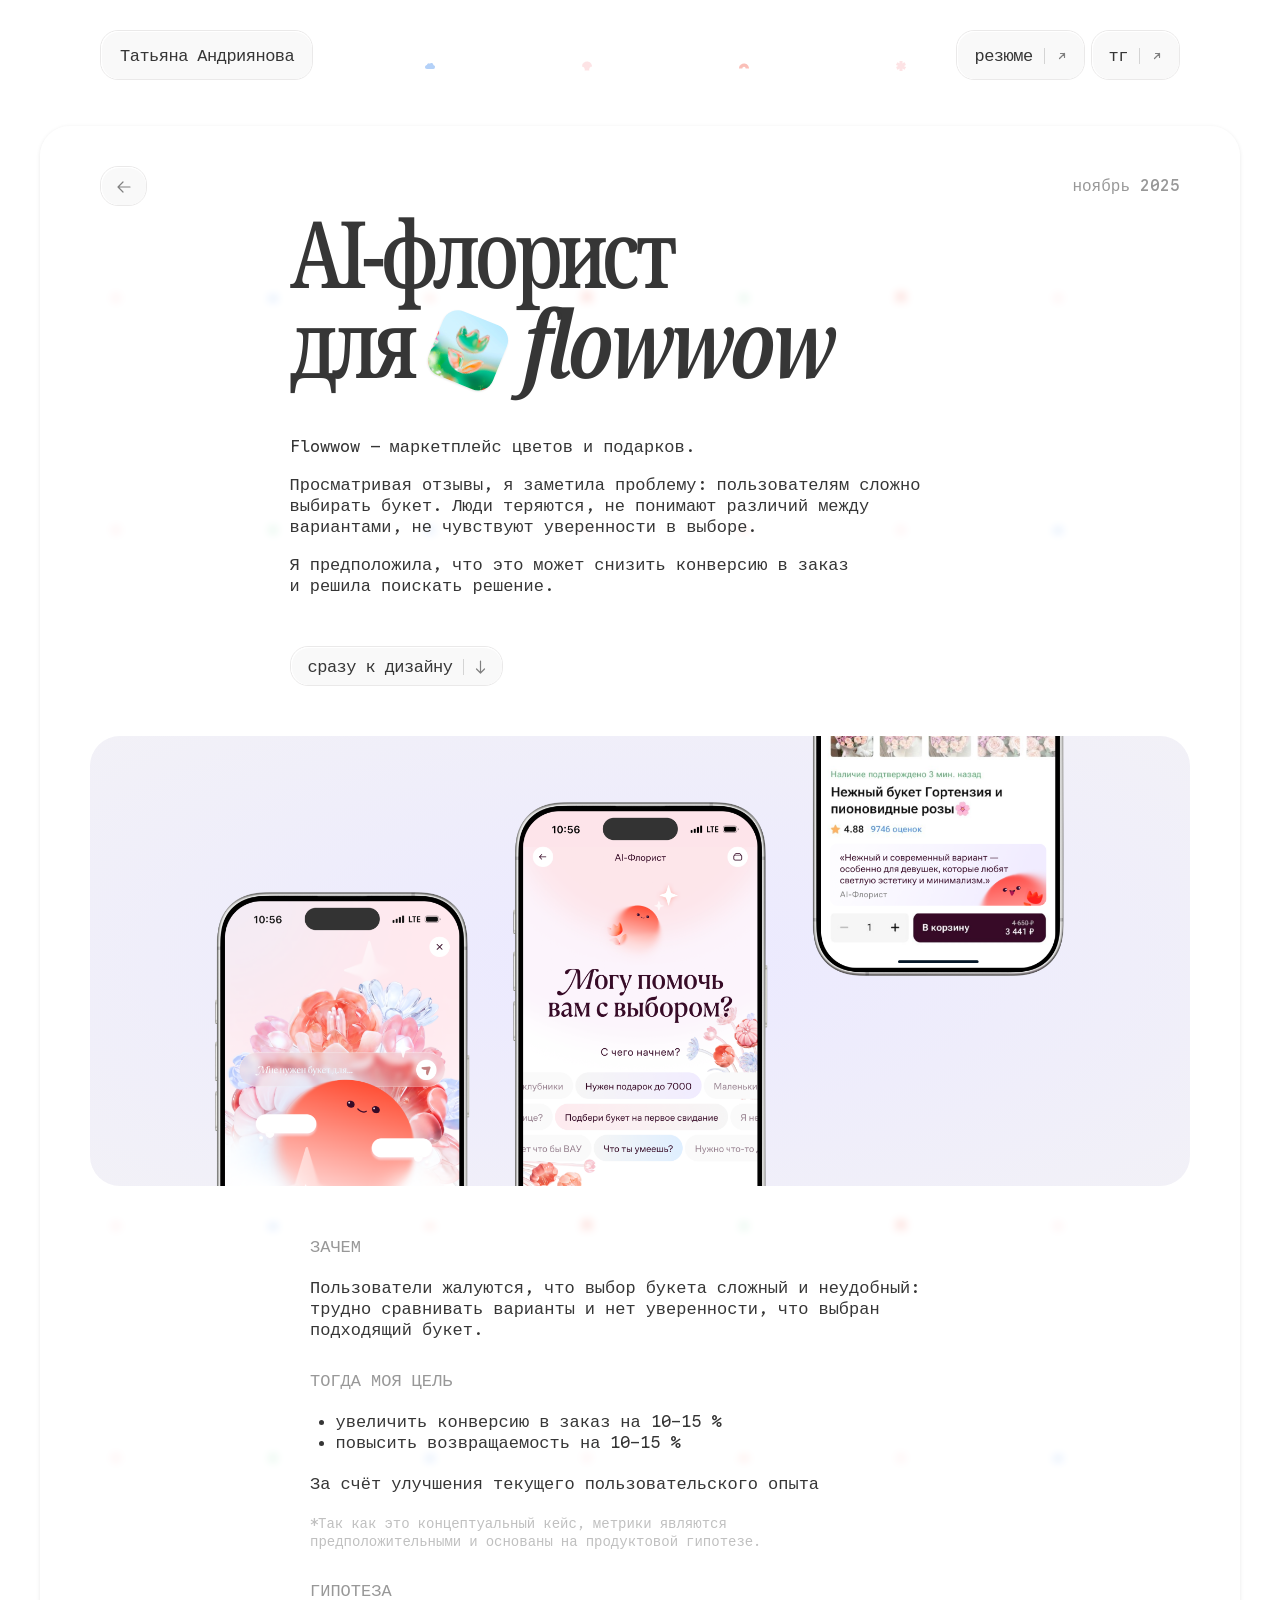
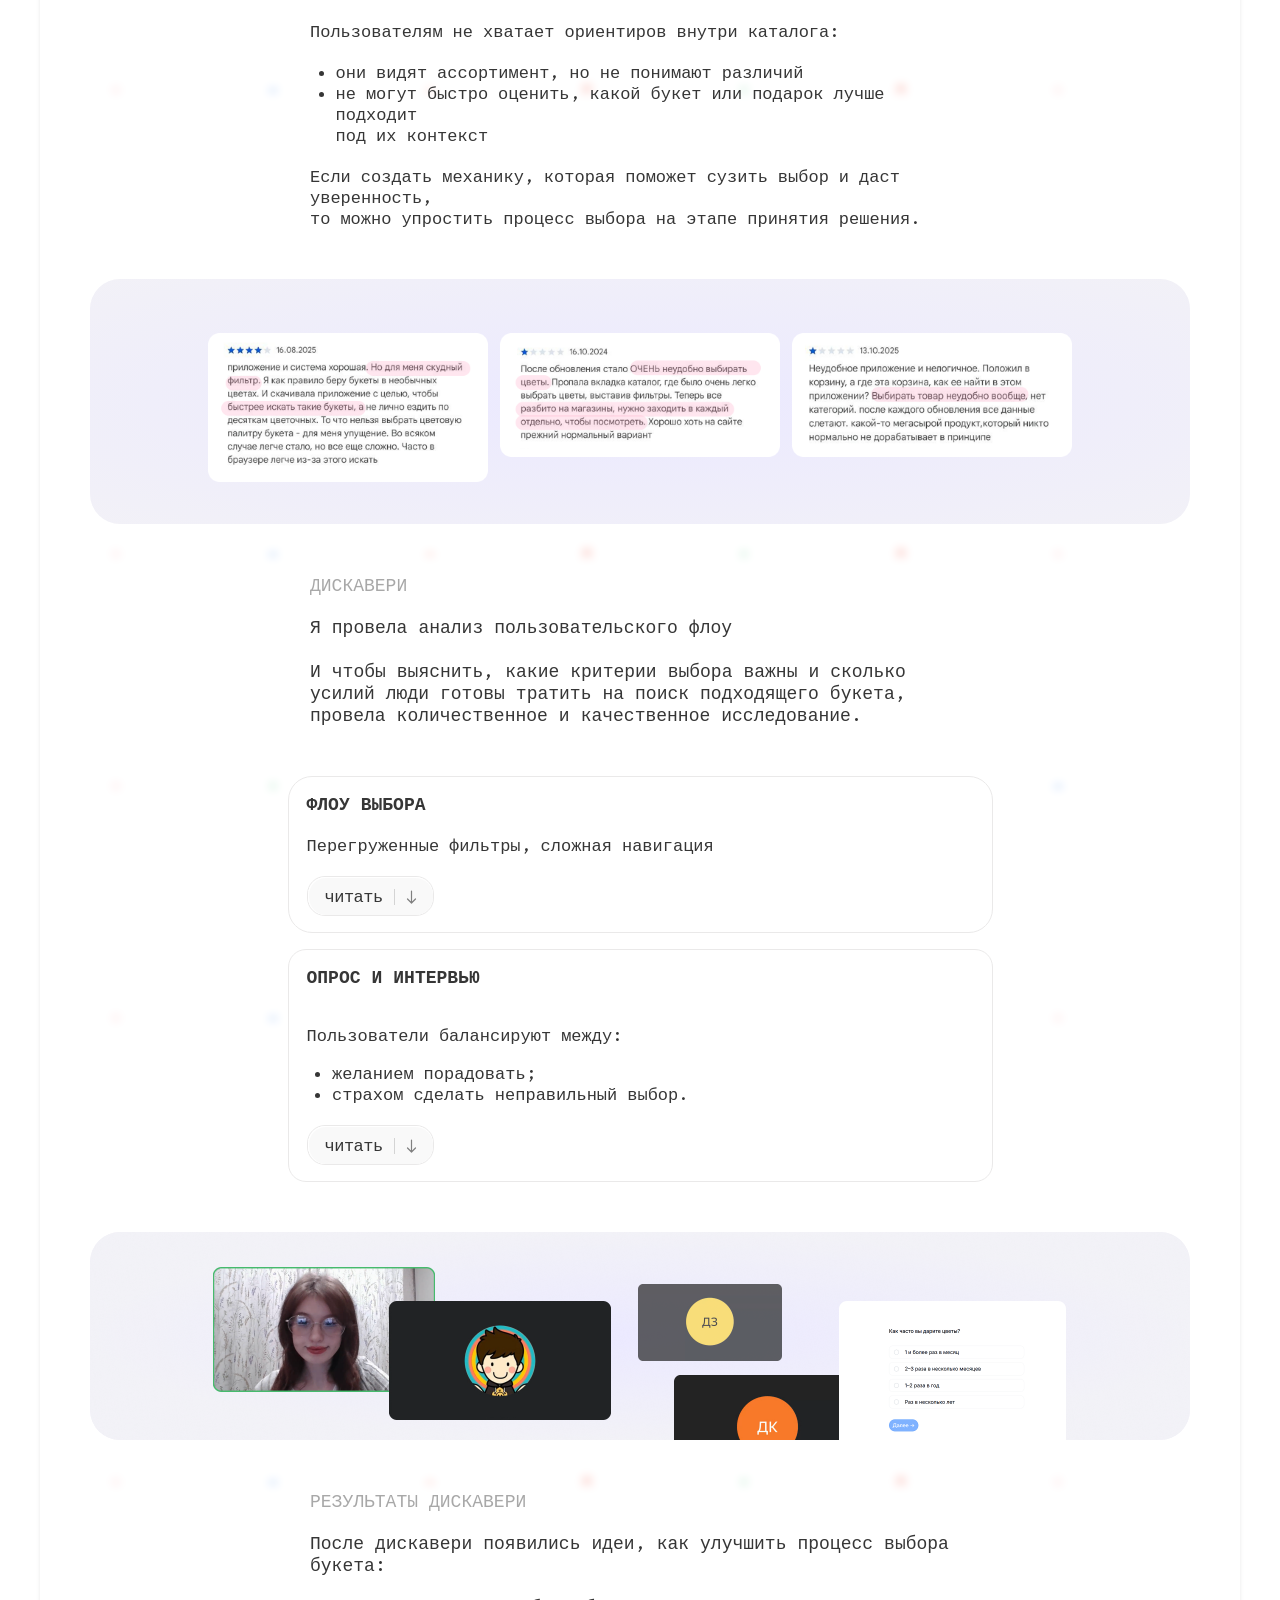
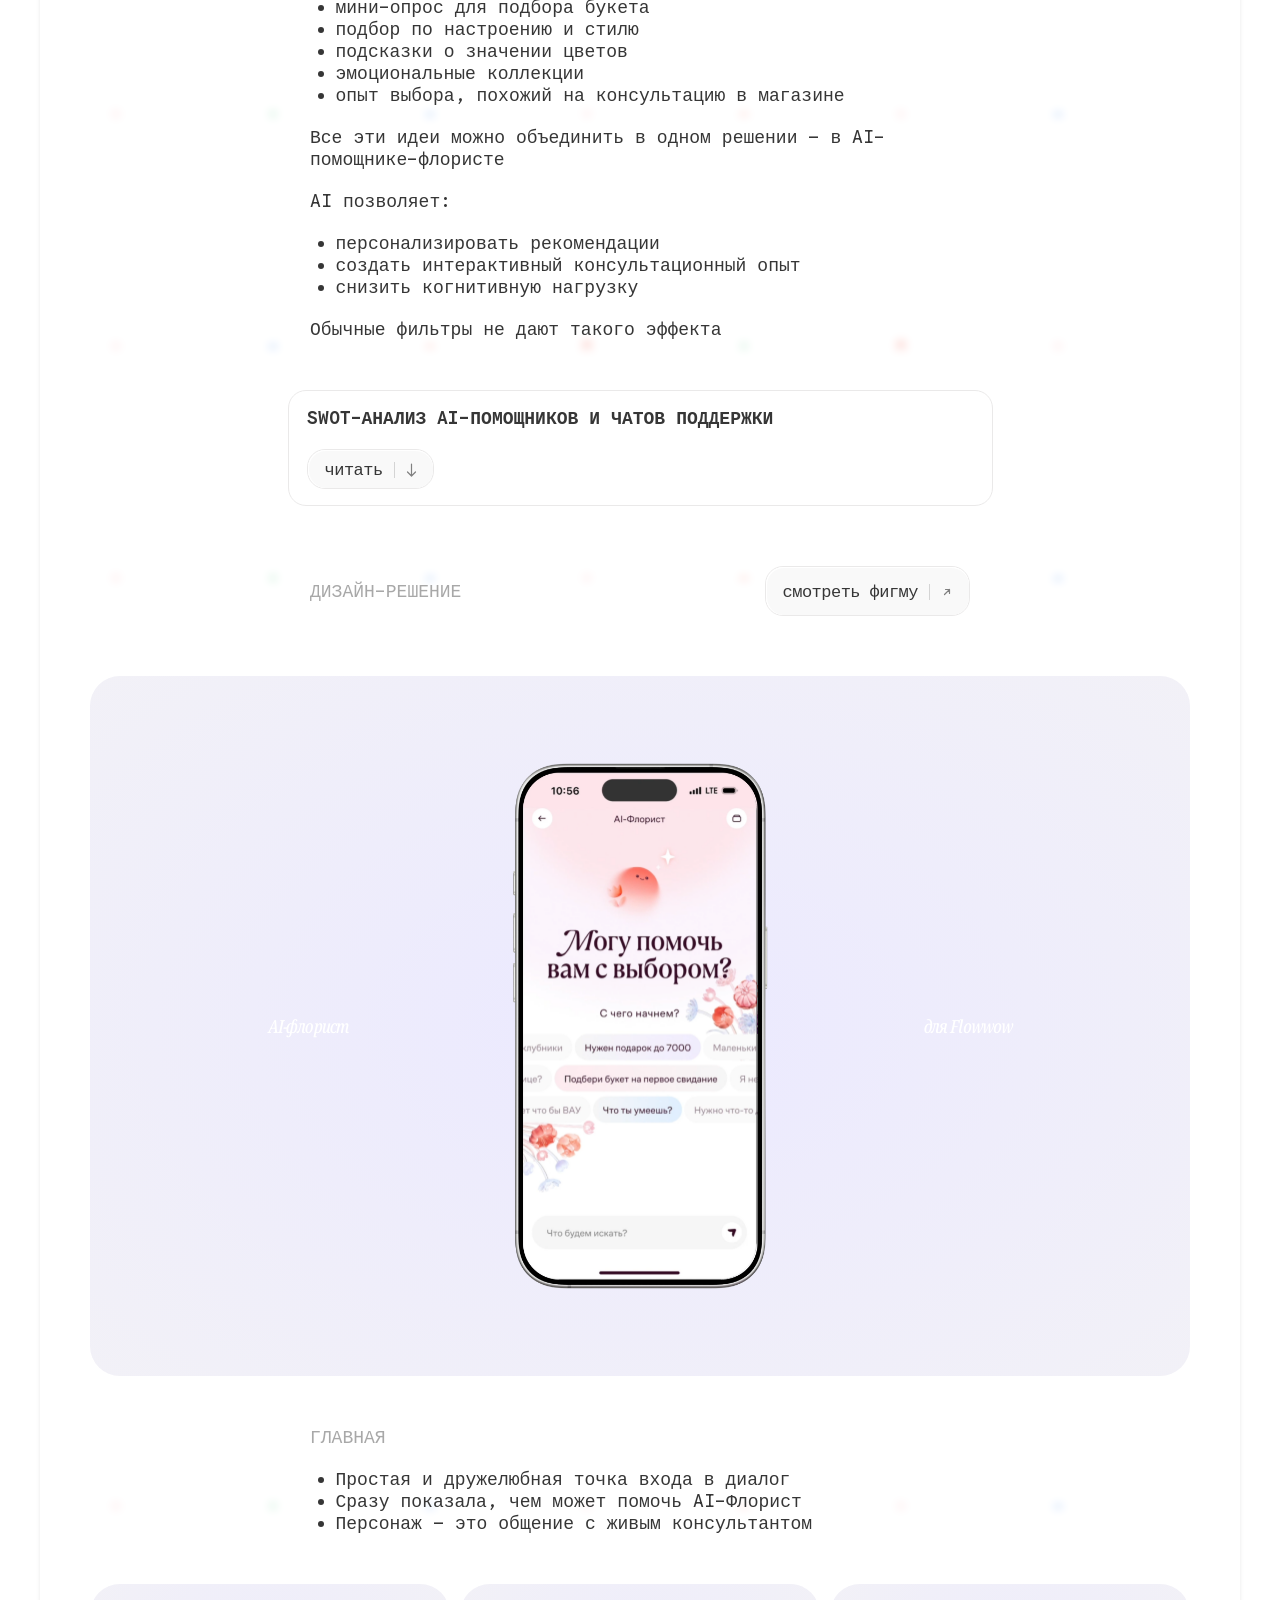
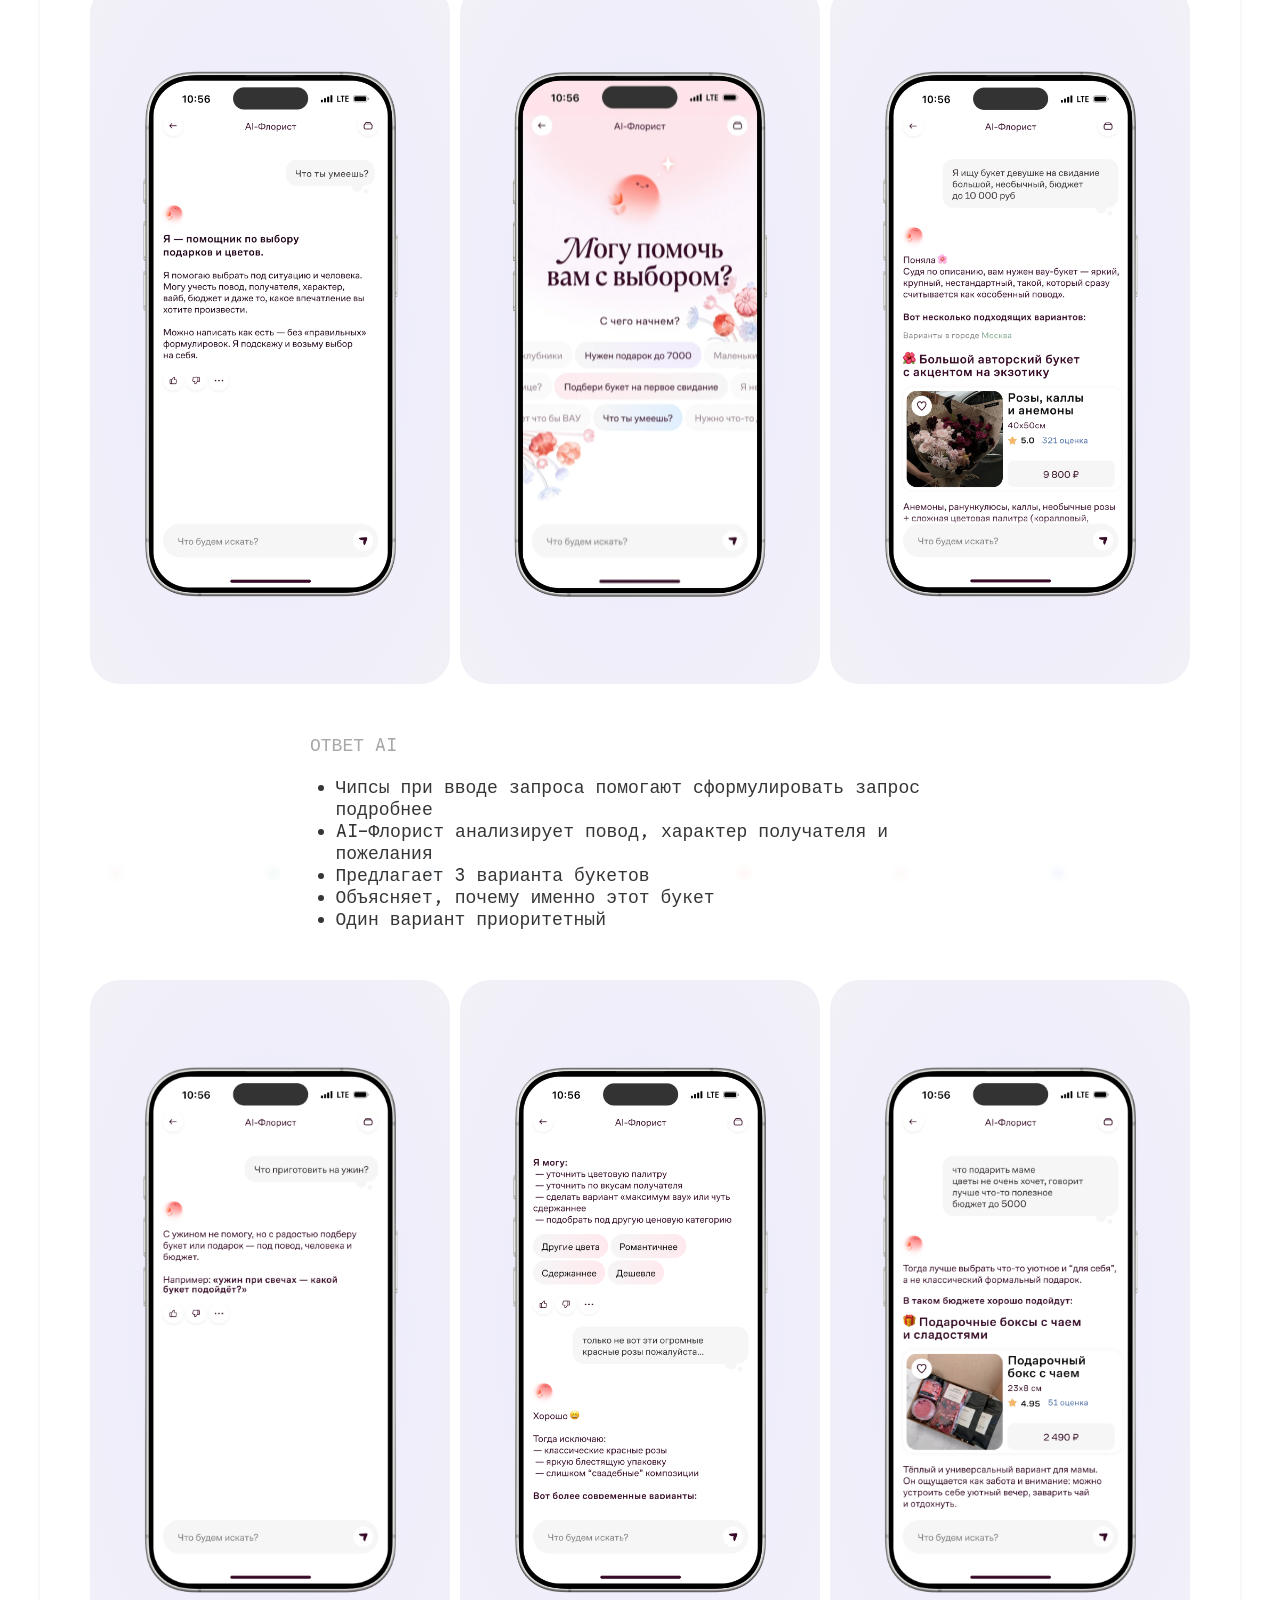
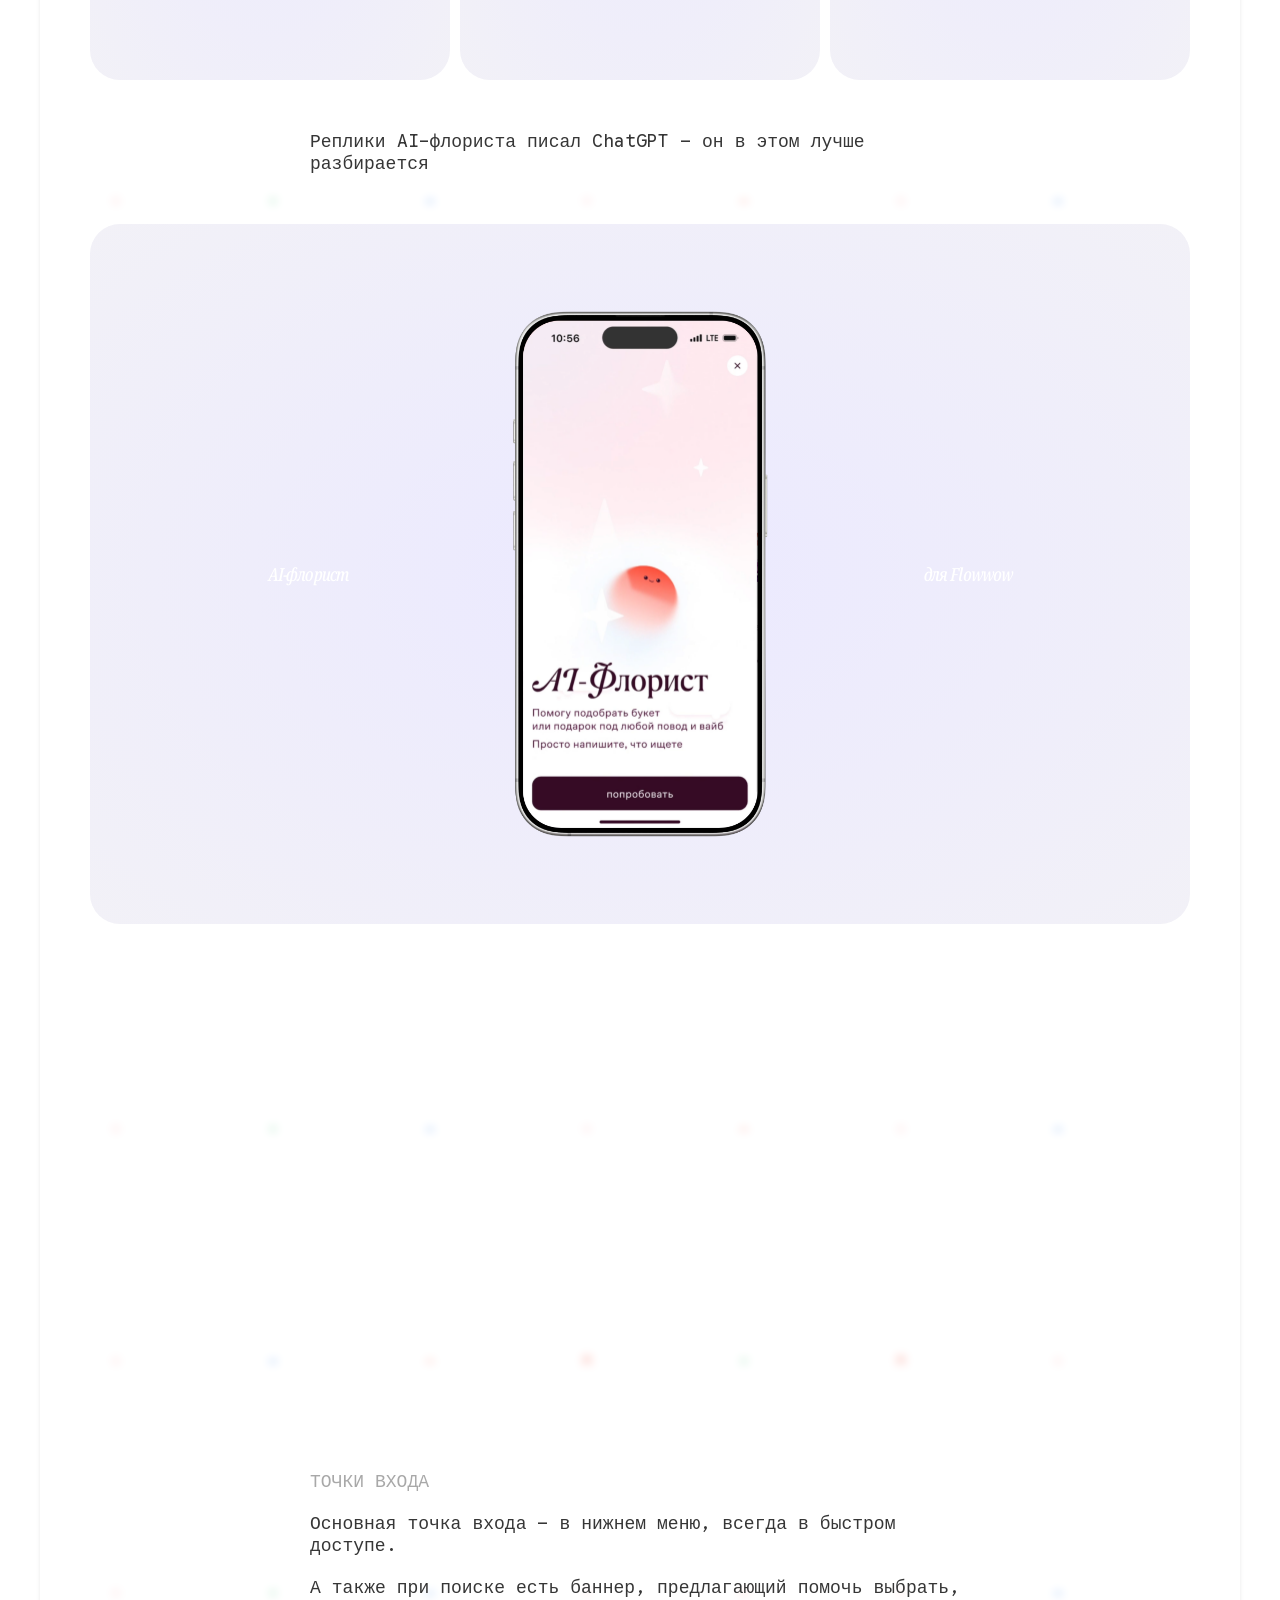
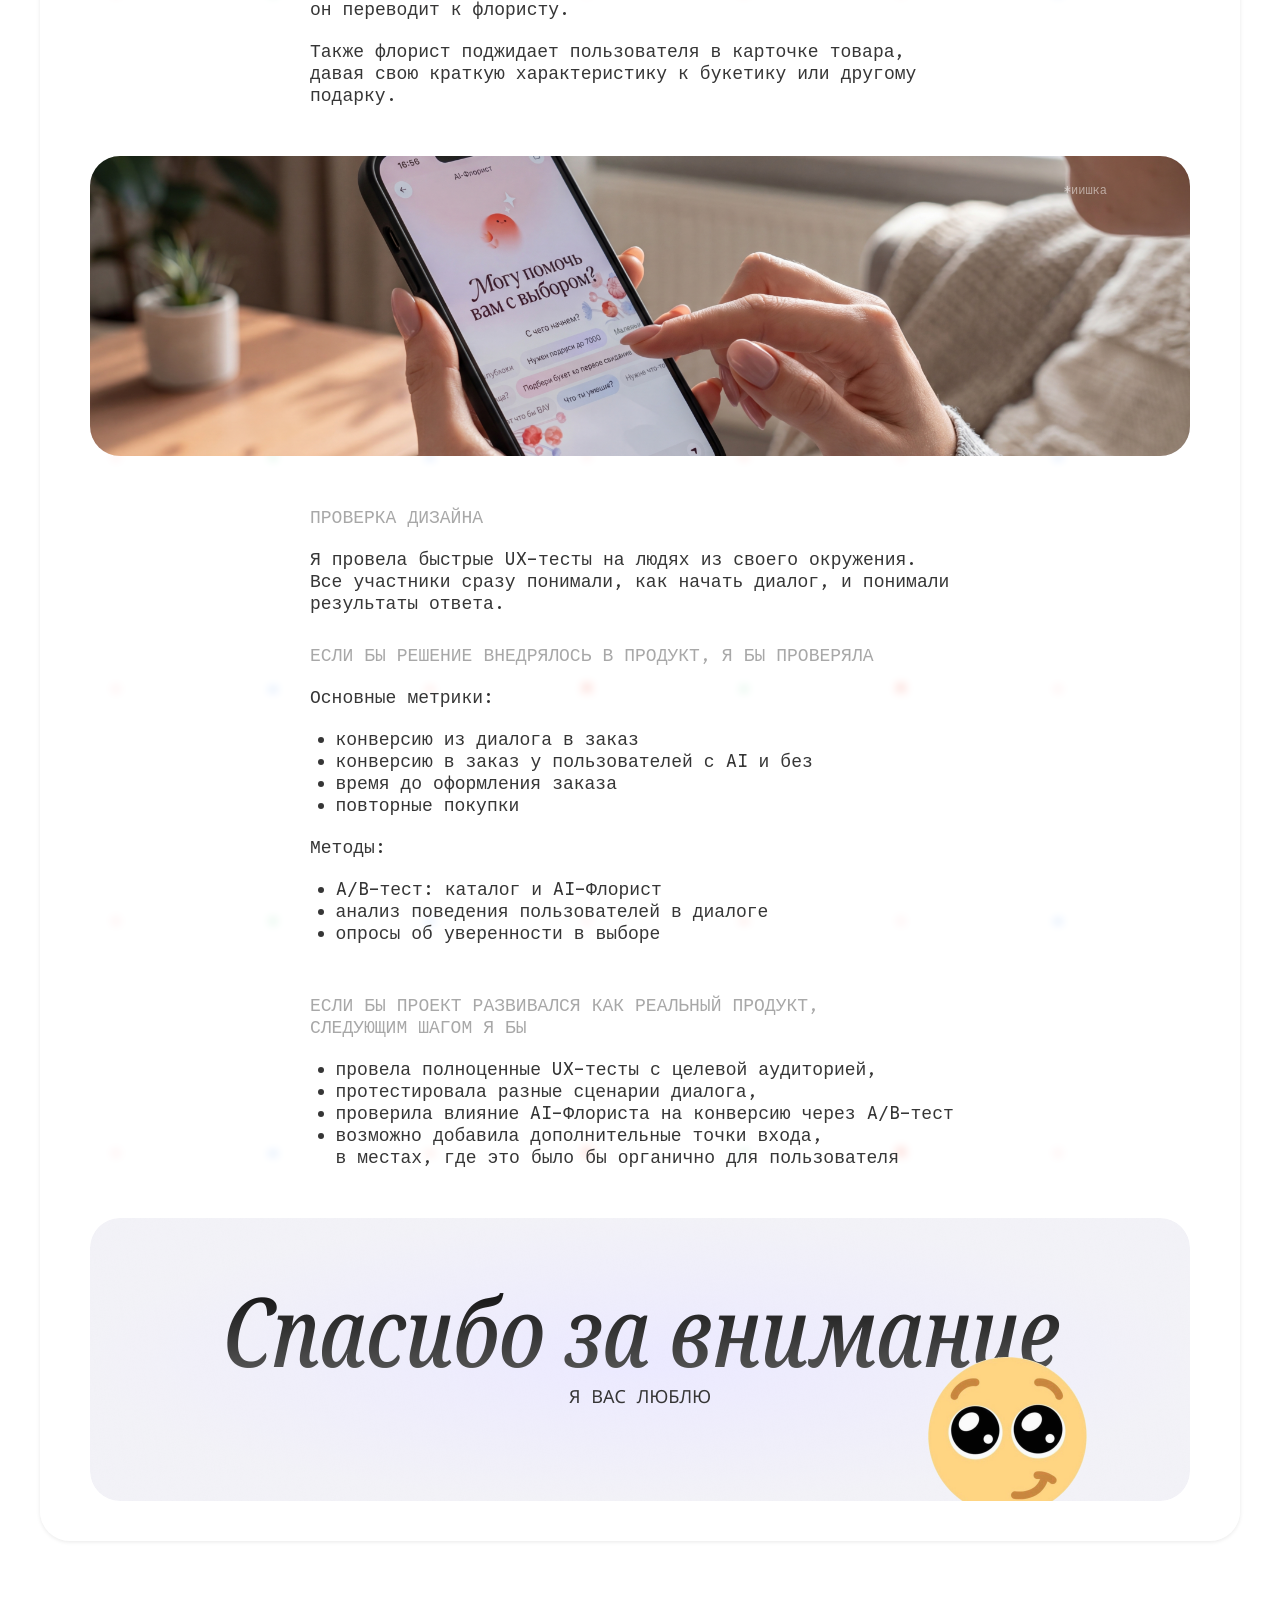
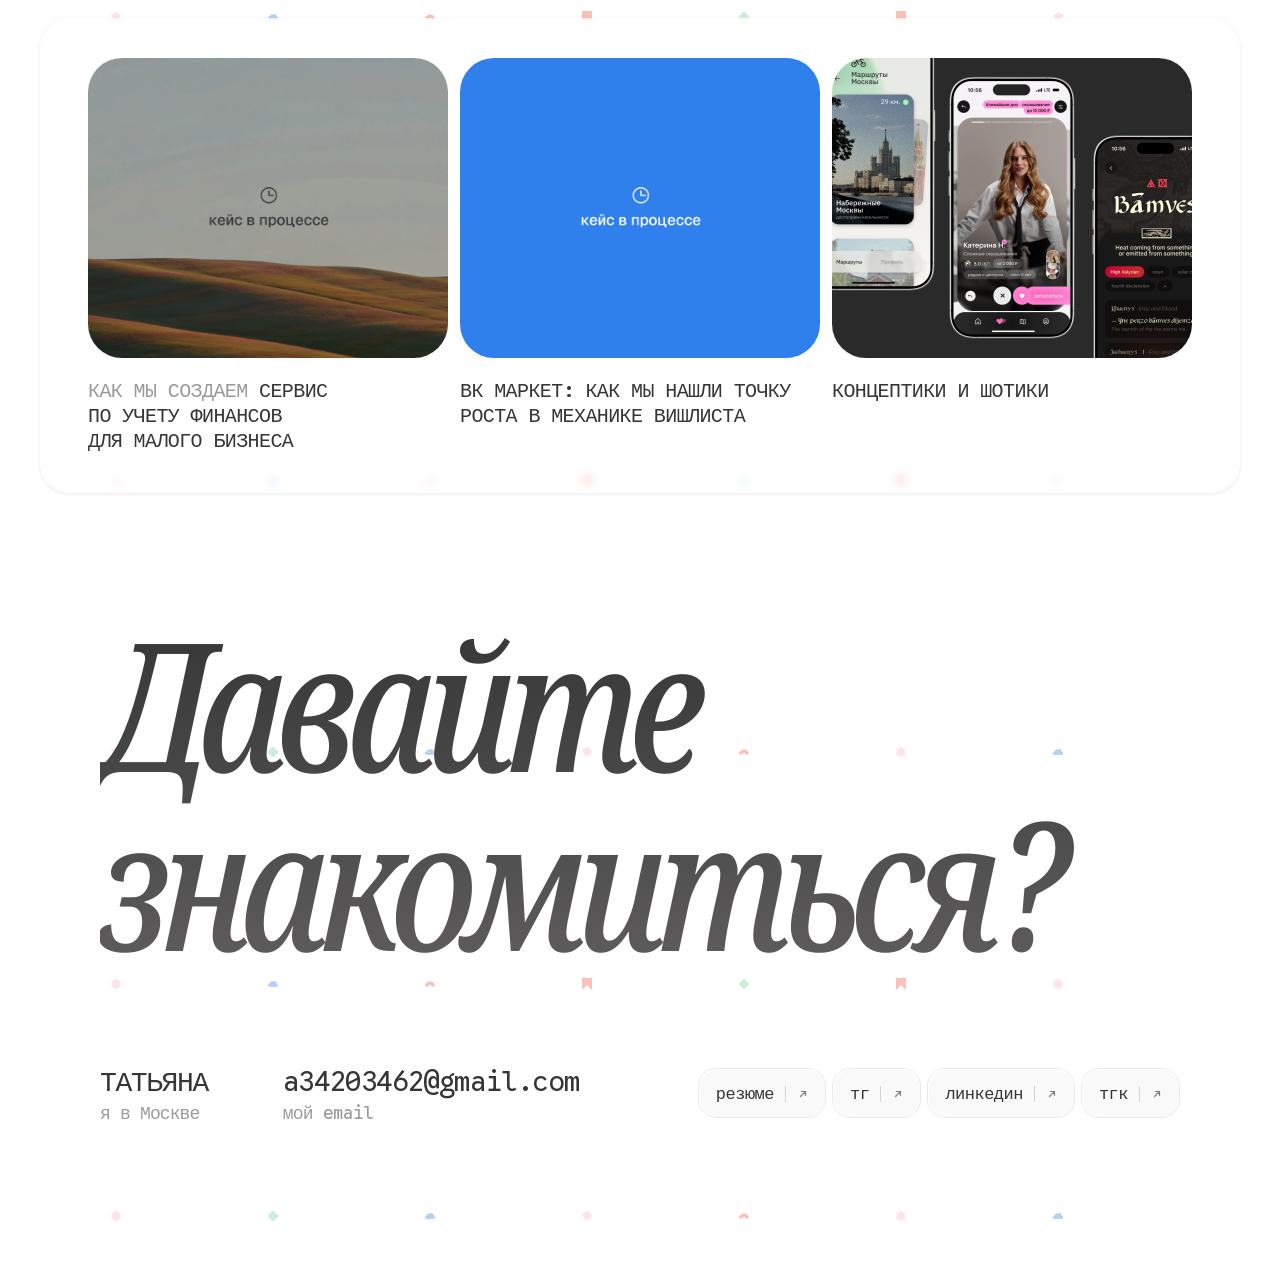
<file: case-ai-florist/index.html>
<!DOCTYPE html>
<html lang="ru">
  <head>
    <meta charset="UTF-8" />
    <meta name="viewport" content="width=device-width, initial-scale=1.0" />
    <title>AI-флорист для flowwow — Татьяна Андриянова</title>
    <link rel="icon" type="image/png" href="../assets/favicon.png" />
    <link rel="preconnect" href="https://fonts.googleapis.com" />
    <link rel="preconnect" href="https://fonts.gstatic.com" crossorigin />
    <link
      href="https://fonts.googleapis.com/css2?family=Google+Sans+Code:wght@400;500;600&family=Noto+Serif:ital,wdth,wght@0,62.5,500;0,62.5,600;1,62.5,500;1,62.5,600&display=swap"
      rel="stylesheet"
    />
    <style>
      :root {
        --color-bg: #ffffff;
        --color-text: #363636;
        --color-lead: #909090;
        --color-section-title: #989898;
        --color-section-title-alt: #a8a8a8;
        --color-note: #c0c0c0;
        --color-date: #989898;
        --color-white: #ffffff;
        --color-btn-border: #eae9e9;
        --color-btn-bg: #f9f9f9;
        --color-btn-hover: #2f80ed;
        --color-btn-hover-border: #1466d4;
        --color-btn-hover-highlight: #5ba1ff;
        --color-media-grad-start: #ebe9ff;
        --color-media-grad-end: #f2f1f7;
        --container: 1280px;
        --case-content: 1200px;
        --case-text: 700px;
        --case-media: 1100px;
        --nav-pad-x: 100px;
        --header-offset: 80px;
        --font-headline: "Noto Serif", serif;
        --font-headline-wdth: 62.5;
        --font-headline-tracking: -0.05em;
        --font-body: "Google Sans Code", monospace;
        --reveal-duration: 0.65s;
        --reveal-ease: cubic-bezier(0.22, 1, 0.36, 1);
        --reveal-shift: 28px;
        --bg-pattern-width: 1700px;
        --case-gap: 50px;
        --case-page-top: 46px;
        --case-rec-gap: 77px;
        --accordion-open-duration: 0.55s;
        --accordion-close-duration: 0.95s;
        --accordion-ease: cubic-bezier(0.22, 1, 0.36, 1);
        --accordion-scroll-gap: 24px;
      }

      .case-intro__title,
      .case-media__label,
      .footer__title {
        font-variation-settings: "wdth" var(--font-headline-wdth);
        font-stretch: 62.5%;
      }

      *,
      *::before,
      *::after {
        box-sizing: border-box;
      }

      html {
        scroll-behavior: smooth;
      }

      #design-solution {
        scroll-margin-top: calc(var(--header-offset) + 24px);
      }

      body {
        margin: 0;
        background: var(--color-bg);
        color: var(--color-text);
        font-family: var(--font-body);
      }

      .page {
        position: relative;
        z-index: 1;
        padding-top: var(--header-offset);
        padding-bottom: 0;
      }

      .page__bg {
        position: absolute;
        inset: 0;
        z-index: 0;
        pointer-events: none;
        overflow: hidden;
      }

      .page__bg-inner {
        position: absolute;
        top: 0;
        left: 50%;
        width: var(--bg-pattern-width);
        max-width: 100vw;
        margin-left: calc(var(--bg-pattern-width) / -2);
        height: 100%;
        min-height: 100%;
        opacity: 0.6;
        background-image: url("../assets/bg-pattern.png");
        background-repeat: repeat-y;
        background-position: center top;
        background-size: var(--bg-pattern-width) auto;
      }

      .page__content {
        position: relative;
        z-index: 1;
      }

      .nav {
        position: fixed;
        top: 0;
        left: 0;
        right: 0;
        z-index: 100;
        display: flex;
        align-items: flex-start;
        justify-content: space-between;
        max-width: var(--container);
        margin: 0 auto;
        padding: 30px var(--nav-pad-x) 0;
        background: transparent;
        transition: transform 0.35s var(--reveal-ease);
      }

      .nav.is-hidden {
        transform: translateY(calc(-100% - 8px));
      }

      .nav__links {
        display: flex;
        align-items: center;
        gap: 6px;
      }

      .btn {
        display: inline-flex;
        flex-direction: column;
        height: 50px;
        border: 0.5px solid var(--color-btn-border);
        border-radius: 18px;
        padding: 0;
        margin: 0;
        background: none;
        cursor: pointer;
        text-decoration: none;
        color: inherit;
        transition: border-color 0.2s ease;
        flex-shrink: 0;
        font: inherit;
      }

      .btn--sm {
        height: 40px;
      }

      .btn__inner {
        display: flex;
        align-items: center;
        gap: 11px;
        height: 100%;
        padding: 0 16px;
        border-radius: 18px;
        background: var(--color-btn-bg);
        border-left: 1px solid var(--color-white);
        border-top: 1px solid var(--color-white);
        transition:
          background 0.2s ease,
          border-color 0.2s ease,
          color 0.2s ease;
      }

      .btn--brand .btn__inner {
        padding: 0 18px;
      }

      .btn--icon .btn__inner {
        width: 44px;
        padding: 0;
        justify-content: center;
      }

      .btn--icon.btn--sm .btn__inner {
        width: 45.2px;
      }

      .btn__text {
        font-family: var(--font-body);
        font-weight: 500;
        font-size: 17px;
        letter-spacing: -0.51px;
        line-height: normal;
        color: var(--color-text);
        white-space: nowrap;
        transition: color 0.2s ease;
      }

      .btn__sep {
        width: 0;
        height: 16px;
        border-left: 1px solid #d4d4d4;
        flex-shrink: 0;
        transition: border-color 0.2s ease;
      }

      .btn__icon {
        display: flex;
        align-items: center;
        justify-content: center;
        flex-shrink: 0;
        color: #808080;
        transition: color 0.2s ease;
      }

      .btn__icon svg {
        display: block;
      }

      .btn:hover,
      .btn:focus-visible {
        border-color: var(--color-btn-hover-border);
        outline: none;
      }

      .btn:hover .btn__inner,
      .btn:focus-visible .btn__inner {
        background: var(--color-btn-hover);
        border-left-color: var(--color-btn-hover-highlight);
        border-top-color: var(--color-btn-hover-highlight);
      }

      .btn:hover .btn__text,
      .btn:focus-visible .btn__text {
        color: var(--color-white);
      }

      .btn:hover .btn__sep,
      .btn:focus-visible .btn__sep {
        border-left-color: rgba(255, 255, 255, 0.45);
      }

      .btn:hover .btn__icon,
      .btn:focus-visible .btn__icon {
        color: var(--color-white);
      }

      .case-page {
        max-width: var(--case-content);
        margin: var(--case-page-top) auto 0;
        padding: 40px 0;
        display: flex;
        flex-direction: column;
        gap: var(--case-gap);
        background: rgba(255, 255, 255, 0.5);
        backdrop-filter: blur(4.4px);
        -webkit-backdrop-filter: blur(4.4px);
        border-radius: 30px;
        box-shadow: 0 1px 4px rgba(0, 0, 0, 0.09);
      }

      .btn--fit {
        align-self: flex-start;
        width: auto;
        flex-shrink: 0;
      }

      .case-intro {
        padding: 0 60px;
        display: flex;
        flex-direction: column;
        align-items: center;
      }

      .case-intro__top {
        display: flex;
        align-items: center;
        justify-content: space-between;
        width: 100%;
        margin-bottom: 0;
      }

      .case-intro__date {
        margin: 0;
        font-size: 16px;
        font-weight: 500;
        color: var(--color-date);
      }

      .case-intro__body {
        width: 100%;
        max-width: 701px;
        display: flex;
        flex-direction: column;
        gap: 50px;
        margin-top: 0;
      }

      .case-intro__title-block {
        display: flex;
        flex-direction: column;
        gap: 0;
      }

      .case-intro__title {
        margin: 0 0 -5px;
        font-family: var(--font-headline);
        font-stretch: extra-condensed;
        font-weight: 500;
        font-size: clamp(48px, 8vw, 93px);
        line-height: 1;
        letter-spacing: var(--font-headline-tracking);
        color: var(--color-text);
      }

      .case-intro__title-row {
        display: flex;
        align-items: center;
        gap: 12px;
        flex-wrap: wrap;
      }

      .case-intro__title--italic {
        font-style: italic;
        font-weight: 600;
      }

      .case-intro__icon {
        position: relative;
        width: 84px;
        height: 92px;
        flex-shrink: 0;
      }

      .case-intro__icon-inner {
        position: absolute;
        left: 50%;
        top: 50%;
        width: 69px;
        height: 69px;
        transform: translate(-50%, -35%) rotate(22.14deg);
        border-radius: 16px;
        overflow: hidden;
        box-shadow: 0 1px 2px rgba(0, 0, 0, 0.1);
      }

      .case-intro__icon-inner img {
        position: absolute;
        width: 117%;
        height: 234%;
        left: -8.5%;
        top: -67%;
        max-width: none;
        object-fit: cover;
      }

      .case-intro__desc {
        margin: 0;
        font-size: 17px;
        font-weight: 400;
        line-height: normal;
        color: var(--color-text);
      }

      .case-intro__desc p {
        margin: 0 0 1em;
      }

      .case-intro__desc p:last-child {
        margin-bottom: 0;
      }

      .case-section {
        width: 100%;
        max-width: var(--case-text);
        margin: 0 auto;
        padding: 0 20px;
        display: flex;
        flex-direction: column;
        gap: 30px;
        font-size: 17px;
        font-weight: 400;
        line-height: normal;
      }

      .case-section--lg {
        font-size: 18px;
      }

      .case-section__group {
        display: flex;
        flex-direction: column;
        gap: 20px;
      }

      .case-section__label {
        margin: 0;
        font-size: inherit;
        font-weight: 400;
        text-transform: uppercase;
        color: var(--color-section-title);
      }

      .case-section__label--alt {
        color: var(--color-section-title-alt);
      }

      .case-section__text {
        margin: 0;
        color: var(--color-text);
      }

      .case-section__note {
        margin: 0;
        font-size: 14px;
        color: var(--color-note);
        max-width: 493px;
      }

      .case-section ul {
        margin: 0;
        padding-left: 25.5px;
      }

      .case-section li {
        margin-bottom: 0;
      }

      .case-section__row {
        display: flex;
        align-items: center;
        justify-content: space-between;
        gap: 16px;
        width: 100%;
        padding: 10px 0;
      }

      .case-media {
        width: 100%;
        max-width: var(--case-content);
        margin: 0 auto;
        padding: 0 50px;
      }

      .case-media__frame {
        position: relative;
        width: 100%;
        border-radius: 30px;
        overflow: hidden;
        background: radial-gradient(ellipse at center, var(--color-media-grad-start) 0%, var(--color-media-grad-end) 100%);
      }

      .case-media__frame--glass {
        background: rgba(255, 255, 255, 0.5);
        backdrop-filter: blur(4.4px);
        -webkit-backdrop-filter: blur(4.4px);
        box-shadow: 0 1px 4px rgba(0, 0, 0, 0.09);
      }

      .case-media__frame--phones {
        height: 450px;
      }

      .case-media__frame--reviews {
        height: 245px;
      }

      .case-media__frame--research {
        height: 208px;
      }

      .case-media__frame--tall {
        height: 700px;
      }

      .case-media__frame--short {
        height: 310px;
      }

      .case-media__frame--entry {
        height: 300px;
      }

      .case-media__frame--thanks {
        height: auto;
        background: transparent;
        box-shadow: none;
        overflow: visible;
      }

      .case-phones {
        position: absolute;
        inset: 0;
      }

      .case-phones__item {
        position: absolute;
        width: 23.26%;
        height: 116.67%;
        transition: transform 0.45s var(--reveal-ease);
        transform-origin: center center;
        z-index: 1;
      }

      .case-phones__item img {
        width: 100%;
        height: 100%;
        object-fit: contain;
        display: block;
        pointer-events: none;
      }

      .case-phones__item--1 {
        left: 11.27%;
        top: 34.67%;
      }

      .case-phones__item--2 {
        left: 50%;
        top: 14.67%;
        transform: translateX(-50%);
      }

      .case-phones__item--3 {
        left: 65.45%;
        top: -63.33%;
      }

      .case-phones__item:hover {
        z-index: 3;
        transform: scale(1.06);
      }

      .case-phones__item--2:hover {
        transform: translateX(-50%) scale(1.06);
      }

      .case-reviews {
        position: absolute;
        left: 50%;
        top: 54px;
        transform: translateX(-50%);
        display: flex;
        align-items: flex-start;
        gap: 12px;
        width: 78.55%;
        max-width: 864px;
      }

      .case-reviews__item {
        position: relative;
        flex: 0 0 280px;
        width: 280px;
        max-width: calc((100% - 24px) / 3);
        transition: transform 0.45s var(--reveal-ease);
        transform-origin: center center;
        z-index: 1;
      }

      .case-reviews__item img {
        width: 100%;
        height: auto;
        display: block;
        pointer-events: none;
      }

      .case-reviews__item:hover {
        z-index: 3;
        transform: scale(1.06);
      }

      .case-research-collage {
        display: block;
        width: 100%;
        height: 100%;
        object-fit: cover;
        border-radius: 30px;
      }

      .case-accordion {
        width: 100%;
        max-width: 745px;
        margin: 0 auto;
        display: flex;
        flex-direction: column;
        gap: 16px;
        padding: 0 20px;
      }

      .case-accordion__item {
        background: var(--color-white);
        border: 1px solid var(--color-btn-border);
        border-radius: 18px;
        padding: 16px 18px;
        text-align: left;
        font: inherit;
        color: inherit;
      }

      .case-accordion__item--flow {
        border-radius: 24px;
      }

      .case-accordion__title {
        margin: 0 0 20px;
        font-size: 18px;
        font-weight: 600;
        text-transform: uppercase;
        color: var(--color-text);
      }

      .case-accordion__preview {
        margin: 0 0 20px;
        font-size: 17px;
        font-weight: 400;
        color: var(--color-text);
      }

      .case-accordion__preview ul {
        margin: 0;
        padding-left: 25.5px;
      }

      .case-accordion__teaser {
        display: grid;
        grid-template-rows: 1fr;
        overflow: hidden;
        transition: grid-template-rows var(--accordion-open-duration) var(--accordion-ease);
      }

      .case-accordion__teaser-inner {
        min-height: 0;
        overflow: hidden;
      }

      .case-accordion__item.is-open .case-accordion__teaser {
        grid-template-rows: 0fr;
        pointer-events: none;
      }

      .case-accordion__item.is-closing .case-accordion__teaser {
        transition-duration: var(--accordion-close-duration);
      }

      .case-accordion__panel {
        display: grid;
        grid-template-rows: 0fr;
        overflow: hidden;
        transition: grid-template-rows var(--accordion-open-duration) var(--accordion-ease);
      }

      .case-accordion__item.is-open .case-accordion__panel {
        grid-template-rows: 1fr;
      }

      .case-accordion__item.is-closing .case-accordion__panel {
        transition-duration: var(--accordion-close-duration);
      }

      .case-accordion__panel-inner {
        min-height: 0;
        overflow: hidden;
        display: flex;
        flex-direction: column;
        gap: 20px;
      }

      .case-accordion__media-slot {
        display: none;
      }

      .case-accordion__item.is-open .case-accordion__media-slot {
        display: block;
        margin: 20px 0;
      }

      .case-accordion__media {
        position: relative;
        width: 100%;
        border-radius: 20px;
        overflow: hidden;
        background: radial-gradient(ellipse at center, var(--color-media-grad-start) 0%, var(--color-media-grad-end) 100%);
      }

      .case-accordion__media--tall {
        height: 600px;
      }

      .case-accordion__media--short {
        height: 363px;
      }

      .case-accordion__image {
        position: absolute;
        left: 50%;
        top: 50%;
        overflow: hidden;
        transform: translate(-50%, -50%);
        transform-origin: center center;
        transition:
          transform 0.45s var(--reveal-ease),
          opacity 0.42s var(--accordion-ease);
        opacity: 0;
      }

      .case-accordion__media--tall .case-accordion__image {
        width: 64.74%;
        height: 85.33%;
      }

      .case-accordion__media--short .case-accordion__image {
        width: 64.74%;
        height: 71.63%;
        border-radius: 11px;
      }

      .case-accordion__media--wide .case-accordion__image {
        width: 80.25%;
        height: 76.58%;
        border-radius: 11px;
      }

      .case-accordion__image img {
        display: block;
        width: 100%;
        height: 100%;
        object-fit: contain;
      }

      .case-accordion__image:hover {
        z-index: 1;
        transform: translate(-50%, -50%) scale(1.06);
      }

      .case-accordion__item.is-open:not(.is-closing) .case-accordion__image {
        opacity: 1;
        transition-delay: 0.16s;
      }

      .case-accordion__item.is-closing .case-accordion__image {
        opacity: 0;
        transform: translate(-50%, -50%) translateY(8px);
        transition-duration: 0.2s;
        transition-delay: 0s;
      }

      .case-accordion__text {
        margin: 0;
        font-size: 17px;
        font-weight: 400;
        line-height: normal;
        color: var(--color-text);
      }

      .case-accordion__text ul {
        margin: 0;
        padding-left: 25.5px;
      }

      .case-accordion__text p {
        margin: 0 0 1em;
      }

      .case-accordion__text p:last-child {
        margin-bottom: 0;
      }

      .case-carousel {
        display: flex;
        gap: 10px;
        width: 100%;
      }

      .case-carousel--tall {
        height: 700px;
      }

      .case-carousel--short {
        height: 310px;
      }

      .case-carousel__col {
        flex: 1 1 0;
        min-width: 0;
        height: 100%;
        border-radius: 30px;
        overflow: hidden;
        position: relative;
        background: radial-gradient(ellipse at center, var(--color-media-grad-start) 0%, var(--color-media-grad-end) 100%);
      }

      .case-carousel__shot {
        position: absolute;
        left: 50%;
        top: 50%;
        width: 70.9%;
        height: 75%;
        transform: translate(-50%, -50%);
        transition: transform 0.45s var(--reveal-ease);
        transform-origin: center center;
        z-index: 1;
      }

      .case-carousel__shot:hover {
        z-index: 3;
        transform: translate(-50%, -50%) scale(1.06);
      }

      .case-carousel--short .case-carousel__shot {
        width: 71.07%;
        height: 169.35%;
      }

      .case-carousel--short .case-carousel__shot--low {
        top: calc(50% + 154.5px);
      }

      .case-carousel--short .case-carousel__shot--high {
        top: calc(50% - 155.5px);
      }

      .case-carousel--short .case-carousel__shot--high-alt {
        top: calc(50% - 156.5px);
      }

      .case-carousel__shot img {
        width: 100%;
        height: 100%;
        object-fit: cover;
        display: block;
        pointer-events: none;
      }

      .case-carousel--tall .case-carousel__shot img {
        object-fit: cover;
      }

      [data-accordion-close] {
        align-self: flex-start;
        width: auto;
      }

      [data-accordion-close] .btn__icon svg {
        transform: rotate(180deg);
      }

      .case-phone {
        position: absolute;
        left: 50%;
        top: 50%;
        width: 23.26%;
        height: 75%;
        z-index: 1;
        transform: translate(-50%, -50%);
        transform-origin: center center;
        transition: transform 0.45s var(--reveal-ease);
      }

      .case-phone:hover {
        z-index: 3;
        transform: translate(-50%, -50%) scale(1.06);
      }

      .case-carousel__shot .case-phone,
      .case-phone--shot {
        width: 100%;
        height: 100%;
      }

      .case-carousel__shot .case-phone:hover {
        transform: translate(-50%, -50%);
      }

      .case-phone__bg {
        position: absolute;
        inset: 0;
        width: 100%;
        height: 100%;
        object-fit: contain;
        pointer-events: none;
      }

      .case-phone__screen {
        position: absolute;
        left: 50%;
        top: 50%;
        width: 91.5%;
        height: 96.6%;
        transform: translate(-50%, -50%);
        border-radius: 38px;
        overflow: hidden;
      }

      .case-phone__screen img,
      .case-phone__video {
        display: block;
        width: 100%;
        height: 100%;
        object-fit: cover;
        object-position: center center;
      }

      .case-media__labels {
        position: absolute;
        inset: 0;
        pointer-events: none;
      }

      .case-media__label {
        position: absolute;
        top: 50%;
        transform: translateY(-50%);
        font-family: var(--font-headline);
        font-stretch: extra-condensed;
        font-style: italic;
        font-weight: 500;
        font-size: 18px;
        letter-spacing: var(--font-headline-tracking);
        color: var(--color-white);
        white-space: nowrap;
      }

      .case-media__label--left {
        left: 16.18%;
      }

      .case-media__label--right {
        right: 16.18%;
      }

      .case-media__entry-photo {
        position: absolute;
        left: -5.45%;
        top: -54.67%;
        width: 110.91%;
        height: 226.67%;
        object-fit: cover;
      }

      .case-media__entry-note {
        position: absolute;
        top: 26px;
        right: 83px;
        font-size: 12px;
        color: var(--color-white);
        opacity: 0.5;
        margin: 0;
      }

      .case-media__thanks {
        display: block;
        width: 100%;
        max-width: var(--case-media);
        height: auto;
        border-radius: 30px;
      }

      .case-rec {
        max-width: var(--case-content);
        margin: var(--case-rec-gap) auto 0;
        padding: 40px 48px;
        display: flex;
        gap: 12px;
        justify-content: center;
        flex-wrap: wrap;
        background: rgba(255, 255, 255, 0.5);
        backdrop-filter: blur(5px);
        -webkit-backdrop-filter: blur(5px);
        border-radius: 30px;
        box-shadow: 0 1px 4px rgba(0, 0, 0, 0.09);
      }

      .case-rec__item {
        display: flex;
        flex-direction: column;
        gap: 20px;
        width: 360px;
        max-width: 100%;
        text-decoration: none;
        color: inherit;
        cursor: pointer;
        transition: transform 0.4s var(--reveal-ease);
      }

      .case-rec__item:hover,
      .case-rec__item:focus-visible {
        transform: translateY(-10px);
      }

      .case-rec__cover {
        width: 100%;
        height: 300px;
        border-radius: 34px;
        overflow: hidden;
      }

      .case-rec__cover img {
        width: 100%;
        height: 100%;
        object-fit: cover;
        display: block;
      }

      .case-rec__caption {
        margin: 0;
        font-size: 20px;
        font-weight: 500;
        line-height: normal;
        letter-spacing: -0.6px;
        text-transform: uppercase;
        color: var(--color-text);
      }

      .case-rec__caption--muted {
        color: rgba(54, 54, 54, 0.5);
      }

      .footer {
        max-width: var(--container);
        margin: 0 auto;
        padding: 120px var(--nav-pad-x) 120px;
        display: flex;
        flex-direction: column;
        gap: 97px;
      }

      .footer__title {
        margin: 0;
        font-family: var(--font-headline);
        font-stretch: extra-condensed;
        font-style: italic;
        font-weight: 500;
        font-size: clamp(72px, 14vw, 180px);
        line-height: 1;
        letter-spacing: -0.05em;
        background: linear-gradient(180deg, #363636 0%, #5e5c5c 100%);
        -webkit-background-clip: text;
        background-clip: text;
        color: transparent;
        width: 100%;
      }

      .footer__bar {
        display: flex;
        align-items: flex-start;
        justify-content: space-between;
        gap: 38px;
        width: 100%;
      }

      .footer__info {
        display: flex;
        flex: 1 1 auto;
        gap: 75px;
        align-items: flex-start;
        min-width: 0;
      }

      .footer__col {
        display: flex;
        flex-direction: column;
        gap: 8px;
        align-items: flex-start;
      }

      .footer__name,
      .footer__email {
        margin: 0;
        font-family: var(--font-body);
        font-weight: 400;
        font-size: 28px;
        line-height: 1;
        letter-spacing: -0.05em;
        color: var(--color-text);
      }

      .footer__name {
        text-transform: uppercase;
      }

      .footer__email {
        border: none;
        background: none;
        padding: 0;
        cursor: pointer;
        text-align: left;
      }

      .footer__meta {
        margin: 0;
        font-family: var(--font-body);
        font-weight: 400;
        font-size: 18px;
        line-height: 1;
        letter-spacing: -0.05em;
        color: #9b9b9b;
      }

      .footer__meta--email {
        text-transform: lowercase;
      }

      .footer__copy-note {
        margin: 0;
        font-family: var(--font-body);
        font-size: 14px;
        line-height: 1;
        color: #2f80ed;
        opacity: 0;
        transition: opacity 0.25s ease;
      }

      .footer__copy-note.is-visible {
        opacity: 1;
      }

      .footer__links {
        flex: 0 0 371px;
        max-width: 100%;
        justify-content: flex-end;
      }

      .js-reveal {
        opacity: 0;
        transform: translateY(var(--reveal-shift));
        transition:
          opacity var(--reveal-duration) var(--reveal-ease),
          transform var(--reveal-duration) var(--reveal-ease);
      }

      .js-reveal.is-visible {
        opacity: 1;
        transform: translateY(0);
      }

      @media (prefers-reduced-motion: reduce) {
        html {
          scroll-behavior: auto;
        }

        .js-reveal,
        .case-phones__item,
        .case-accordion__teaser,
        .case-accordion__panel {
          grid-template-rows: 1fr !important;
          transition: none !important;
        }

        .case-accordion__media-slot {
          display: block !important;
        }

        .case-accordion__media img {
          opacity: 1 !important;
          transform: none !important;
          transition: none !important;
        }

        .case-accordion__image {
          opacity: 1 !important;
          transform: translate(-50%, -50%) !important;
          transition: none !important;
        }

        .case-accordion__image:hover {
          transform: translate(-50%, -50%) !important;
        }

        .case-accordion__item:not(.is-open) .case-accordion__panel,
        .case-accordion__item:not(.is-open) .case-accordion__media-slot {
          display: none;
        }

        .case-accordion__item.is-open .case-accordion__teaser {
          display: none;
        }

        .case-phones__item--2 {
          transform: translateX(-50%);
        }

        .case-phones__item:hover,
        .case-phones__item--2:hover,
        .case-phone:hover,
        .case-rec__item:hover {
          transform: none;
        }

        .case-phone:hover {
          transform: translate(-50%, -50%);
        }
      }

      @media (max-width: 900px) {
        :root {
          --nav-pad-x: 24px;
          --header-offset: 88px;
          --reveal-shift: 20px;
          --case-gap: 40px;
        }

        .case-intro {
          padding: 0 24px;
        }

        .case-media {
          padding: 0 24px;
        }

        .case-media__frame--phones {
          height: min(450px, 70vw);
        }

        .case-media__frame--tall {
          height: min(700px, 120vw);
        }

        .case-carousel--tall,
        .case-carousel--short {
          flex-direction: column;
          height: auto;
        }

        .case-carousel__col {
          min-height: 400px;
          flex: 1 1 auto;
        }

        .case-carousel--short .case-carousel__col {
          min-height: 310px;
        }

        .case-carousel--short .case-carousel__shot {
          width: 70.9%;
          height: 75%;
        }

        .case-carousel--short .case-carousel__shot--low,
        .case-carousel--short .case-carousel__shot--high,
        .case-carousel--short .case-carousel__shot--high-alt {
          top: 50%;
        }

        .case-reviews {
          top: 32px;
          width: 92%;
        }

        .case-reviews__item {
          flex: 1 1 0;
          width: auto;
          max-width: none;
        }

        .case-media__label {
          display: none;
        }

        .footer__bar {
          flex-direction: column;
        }

        .footer__info {
          flex-direction: column;
          gap: 32px;
        }

        .footer__links {
          flex-basis: auto;
          width: 100%;
          justify-content: flex-start;
        }
      }
    </style>
  </head>
  <body>
    <header class="nav">
      <a class="btn btn--brand" href="../">
        <span class="btn__inner"><span class="btn__text">Татьяна Андриянова</span></span>
      </a>
      <div class="nav__links">
        <a class="btn" href="https://drive.google.com/file/d/1j48kQPtzKOHUbphX0UKKx8ao37DdQC0z/view?usp=sharing" target="_blank" rel="noopener noreferrer">
          <span class="btn__inner">
            <span class="btn__text">резюме</span>
            <span class="btn__sep" aria-hidden="true"></span>
            <span class="btn__icon" aria-hidden="true">
              <svg width="12" height="12" viewBox="0 0 12 12" fill="none"><path d="M3.5 8.5L8.5 3.5M8.5 3.5H4.5M8.5 3.5V7.5" stroke="currentColor" stroke-width="1.2" stroke-linecap="round" stroke-linejoin="round" /></svg>
            </span>
          </span>
        </a>
        <a class="btn" href="https://t.me/iiiuuuppp" target="_blank" rel="noopener noreferrer">
          <span class="btn__inner">
            <span class="btn__text">тг</span>
            <span class="btn__sep" aria-hidden="true"></span>
            <span class="btn__icon" aria-hidden="true">
              <svg width="12" height="12" viewBox="0 0 12 12" fill="none"><path d="M3.5 8.5L8.5 3.5M8.5 3.5H4.5M8.5 3.5V7.5" stroke="currentColor" stroke-width="1.2" stroke-linecap="round" stroke-linejoin="round" /></svg>
            </span>
          </span>
        </a>
      </div>
    </header>

    <div class="page">
      <div class="page__bg" aria-hidden="true"><div class="page__bg-inner"></div></div>
      <div class="page__content">
        <main class="case-page">
          <header class="case-intro js-reveal" data-reveal-delay="0">
            <div class="case-intro__top">
              <a class="btn btn--sm btn--icon" href="../" aria-label="Назад на главную">
                <span class="btn__inner">
                  <span class="btn__icon" aria-hidden="true">
                    <svg width="14" height="12" viewBox="0 0 14 12" fill="none"><path d="M6 1L1 6L6 11M1 6H13" stroke="currentColor" stroke-width="1.2" stroke-linecap="round" stroke-linejoin="round" /></svg>
                  </span>
                </span>
              </a>
              <p class="case-intro__date">ноябрь 2025</p>
            </div>
            <div class="case-intro__body">
              <div class="case-intro__title-block">
                <h1 class="case-intro__title">AI-флорист</h1>
                <div class="case-intro__title-row">
                  <span class="case-intro__title">для</span>
                  <div class="case-intro__icon" aria-hidden="true">
                    <div class="case-intro__icon-inner">
                      <img src="../assets/case-ai/flowwow-icon.png" alt="" width="69" height="69" />
                    </div>
                  </div>
                  <span class="case-intro__title case-intro__title--italic">flowwow</span>
                </div>
              </div>
              <div class="case-intro__desc">
                <p>Flowwow — маркетплейс цветов и подарков.</p>
                <p>Просматривая отзывы, я заметила проблему: пользователям сложно выбирать букет. Люди теряются, не понимают различий между вариантами, не чувствуют уверенности в выборе.</p>
                <p>Я предположила, что это может снизить конверсию в заказ<br />и решила поискать решение.</p>
              </div>
              <a class="btn btn--sm btn--fit" href="#design-solution">
                <span class="btn__inner">
                  <span class="btn__text">сразу к дизайну</span>
                  <span class="btn__sep" aria-hidden="true"></span>
                  <span class="btn__icon" aria-hidden="true">
                    <svg width="11" height="14" viewBox="0 0 11 14" fill="none"><path d="M5.5 1V13M5.5 13L1.5 9M5.5 13L9.5 9" stroke="currentColor" stroke-width="1.2" stroke-linecap="round" stroke-linejoin="round" /></svg>
                  </span>
                </span>
              </a>
            </div>
          </header>

          <div class="case-media js-reveal" data-reveal-delay="80">
            <div class="case-media__frame case-media__frame--phones">
              <div class="case-phones">
                <div class="case-phones__item case-phones__item--1"><img src="../assets/case-ai/hero-phone-1.png" alt="Экран AI-флориста — ввод запроса" /></div>
                <div class="case-phones__item case-phones__item--2"><img src="../assets/case-ai/hero-phone-2.png" alt="Экран AI-флориста — подсказки" /></div>
                <div class="case-phones__item case-phones__item--3"><img src="../assets/case-ai/hero-phone-3.png" alt="Экран карточки товара с рекомендацией AI" /></div>
              </div>
            </div>
          </div>

          <section class="case-section js-reveal" data-reveal-delay="80">
            <div class="case-section__group">
              <p class="case-section__label">Зачем</p>
              <p class="case-section__text">Пользователи жалуются, что выбор букета сложный и неудобный: трудно сравнивать варианты и нет уверенности, что выбран подходящий букет.</p>
            </div>
            <div class="case-section__group">
              <p class="case-section__label">Тогда моя цель</p>
              <ul class="case-section__text">
                <li>увеличить конверсию в заказ на 10–15 %</li>
                <li>повысить возвращаемость на 10–15 %</li>
              </ul>
              <p class="case-section__text">За счёт улучшения текущего пользовательского опыта</p>
              <p class="case-section__note">*Так как это концептуальный кейс, метрики являются предположительными и основаны на продуктовой гипотезе.</p>
            </div>
            <div class="case-section__group">
              <p class="case-section__label">Гипотеза</p>
              <p class="case-section__text">Пользователям не хватает ориентиров внутри каталога:</p>
              <ul class="case-section__text">
                <li>они видят ассортимент, но не понимают различий</li>
                <li>не могут быстро оценить, какой букет или подарок лучше подходит<br />под их контекст</li>
              </ul>
              <p class="case-section__text">Если создать механику, которая поможет сузить выбор и даст уверенность,<br />то можно упростить процесс выбора на этапе принятия решения.</p>
            </div>
          </section>

          <div class="case-media js-reveal" data-reveal-delay="80">
            <div class="case-media__frame case-media__frame--reviews">
              <div class="case-reviews">
                <div class="case-reviews__item case-reviews__item--1"><img src="../assets/case-ai/review-1.png" alt="Отзыв пользователя о неудобном выборе товара" /></div>
                <div class="case-reviews__item case-reviews__item--2"><img src="../assets/case-ai/review-2.png" alt="Отзыв о скудном фильтре" /></div>
                <div class="case-reviews__item case-reviews__item--3"><img src="../assets/case-ai/review-3.png" alt="Отзыв о неудобном выборе цветов" /></div>
              </div>
            </div>
          </div>

          <section class="case-section case-section--lg js-reveal" data-reveal-delay="80">
            <div class="case-section__group">
              <p class="case-section__label case-section__label--alt">Дискавери</p>
              <p class="case-section__text">Я провела анализ пользовательского флоу<br /><br />И чтобы выяснить, какие критерии выбора важны и сколько усилий люди готовы тратить на поиск подходящего букета, провела количественное и качественное исследование.</p>
            </div>
          </section>

          <div class="case-accordion js-reveal" data-reveal-delay="80">
            <div class="case-accordion__item case-accordion__item--flow" data-accordion>
              <p class="case-accordion__title">Флоу выбора</p>
              <div class="case-accordion__teaser">
                <div class="case-accordion__teaser-inner">
                  <p class="case-accordion__preview">Перегруженные фильтры, сложная навигация</p>
                  <button type="button" class="btn btn--sm" data-accordion-open>
                    <span class="btn__inner">
                      <span class="btn__text">читать</span>
                      <span class="btn__sep" aria-hidden="true"></span>
                      <span class="btn__icon" aria-hidden="true">
                        <svg width="11" height="14" viewBox="0 0 11 14" fill="none"><path d="M5.5 1V13M5.5 13L1.5 9M5.5 13L9.5 9" stroke="currentColor" stroke-width="1.2" stroke-linecap="round" stroke-linejoin="round" /></svg>
                      </span>
                    </span>
                  </button>
                </div>
              </div>
              <div class="case-accordion__media-slot">
                <div class="case-accordion__media case-accordion__media--tall">
                  <div class="case-accordion__image">
                    <img src="../assets/case-ai/accordion-flow.png" alt="Схема флоу выбора в приложении" width="459" height="512" />
                  </div>
                </div>
              </div>
              <div class="case-accordion__panel">
                <div class="case-accordion__panel-inner">
                  <div class="case-accordion__text">
                    <p>Фильтры выглядят перегруженными и плохо структурированными: вместо упрощения поиска они усиливают когнитивную нагрузку.</p>
                    <p>Отзывы пользователей подтверждают:</p>
                    <ul>
                      <li>выбор кажется неудобным</li>
                      <li>сложно ориентироваться в категориях и магазинах</li>
                    </ul>
                    <p>Вывод: громоздкий процесс выбора может приводить к отказу от покупки.<br />Повышение удобства напрямую влияет на удержание и возвращаемость.<br /><br />Также в количественном опросе подтвердилось:<br />интерфейс Flowwow недостаточно помогает сузить выбор</p>
                  </div>
                  <button type="button" class="btn btn--sm" data-accordion-close>
                    <span class="btn__inner">
                      <span class="btn__text">скрыть</span>
                      <span class="btn__sep" aria-hidden="true"></span>
                      <span class="btn__icon" aria-hidden="true">
                        <svg width="11" height="14" viewBox="0 0 11 14" fill="none"><path d="M5.5 1V13M5.5 13L1.5 9M5.5 13L9.5 9" stroke="currentColor" stroke-width="1.2" stroke-linecap="round" stroke-linejoin="round" /></svg>
                      </span>
                    </span>
                  </button>
                </div>
              </div>
            </div>
            <div class="case-accordion__item" data-accordion>
              <p class="case-accordion__title">Опрос и интервью</p>
              <div class="case-accordion__teaser">
                <div class="case-accordion__teaser-inner">
                  <div class="case-accordion__preview">
                    <p>Пользователи балансируют между:</p>
                    <ul>
                      <li>желанием порадовать;</li>
                      <li>страхом сделать неправильный выбор.</li>
                    </ul>
                  </div>
                  <button type="button" class="btn btn--sm" data-accordion-open>
                    <span class="btn__inner">
                      <span class="btn__text">читать</span>
                      <span class="btn__sep" aria-hidden="true"></span>
                      <span class="btn__icon" aria-hidden="true">
                        <svg width="11" height="14" viewBox="0 0 11 14" fill="none"><path d="M5.5 1V13M5.5 13L1.5 9M5.5 13L9.5 9" stroke="currentColor" stroke-width="1.2" stroke-linecap="round" stroke-linejoin="round" /></svg>
                      </span>
                    </span>
                  </button>
                </div>
              </div>
              <div class="case-accordion__panel">
                <div class="case-accordion__panel-inner">
                  <div class="case-accordion__text">
                    <p>Чтобы глубже понять людей, покупающих букеты, и пользователей Flowwow, я провела количественное и качественное исследование.</p>
                    <p>Мне важно было выяснить, какие критерии выбора важны и сколько усилий люди готовы тратить на поиск подходящего букета.</p>
                    <p>Что интересного я нашла через количественный опросник:</p>
                    <p>1. Главная боль — это неопределённость и страх ошибки. Люди редко покупают цветы и не имеют устойчивого сценария выбора;</p>
                    <p>2. Выбор — это попадание в контекст: повод, характер и вкус получателя;</p>
                    <p>3. Интерфейс Flowwow недостаточно помогает сузить выбор.<br /><br />И вот что интересного в интервью:</p>
                    <p>На основе интервью у меня сформировался единый широкий сегмент пользователей, которые выполняют одну работу — «выбрать подходящий букет».<br />...Но изначально я нашла только 2 сегмента</p>
                  </div>
                </div>
              </div>
              <div class="case-accordion__media-slot">
                <div class="case-accordion__media case-accordion__media--short">
                  <div class="case-accordion__image">
                    <img src="../assets/case-ai/accordion-interview.png" alt="Сегменты пользователей" width="459" height="260" />
                  </div>
                </div>
              </div>
              <div class="case-accordion__panel">
                <div class="case-accordion__panel-inner">
                  <div class="case-accordion__text">
                    <p>Деление на внимательного и практичного дарителя — это не жёсткие сегменты, а две доминирующие стратегии, которые у реальных людей часто смешиваются.</p>
                    <p>Рациональные цели и эмоциональные ожидания свободно комбинируются: человек может выбирать вдумчиво и следовать «правилам», а в другой ситуации может торопиться, но всё равно стремиться порадовать. Эти мотивации меняются от случая к случаю.</p>
                    <p>По сути, пользователи балансируют между двумя базовыми потребностями — угадать и порадовать, не ошибиться и сделать правильно.</p>
                    <p>Поэтому вместо разделения на сегменты я думала над универсальным решением, которое поддерживает как вдумчивый выбор, так и быструю «безопасную» покупку, давая пользователю уверенность в момент принятия решения.</p>
                    <p>Кстати, респонденты ещё говорили, что выбирать цветы в магазине приятнее.</p>
                  </div>
                  <button type="button" class="btn btn--sm" data-accordion-close>
                    <span class="btn__inner">
                      <span class="btn__text">скрыть</span>
                      <span class="btn__sep" aria-hidden="true"></span>
                      <span class="btn__icon" aria-hidden="true">
                        <svg width="11" height="14" viewBox="0 0 11 14" fill="none"><path d="M5.5 1V13M5.5 13L1.5 9M5.5 13L9.5 9" stroke="currentColor" stroke-width="1.2" stroke-linecap="round" stroke-linejoin="round" /></svg>
                      </span>
                    </span>
                  </button>
                </div>
              </div>
            </div>
          </div>

          <div class="case-media js-reveal" data-reveal-delay="80">
            <div class="case-media__frame case-media__frame--research">
              <img class="case-research-collage" src="../assets/case-ai/research-collage.png" alt="Интервью, опрос и участники исследования" width="1100" height="208" />
            </div>
          </div>

          <section class="case-section case-section--lg js-reveal" data-reveal-delay="80">
            <div class="case-section__group">
              <p class="case-section__label case-section__label--alt">Результаты дискавери</p>
              <p class="case-section__text">После дискавери появились идеи, как улучшить процесс выбора букета:</p>
              <ul class="case-section__text">
                <li>мини-опрос для подбора букета</li>
                <li>подбор по настроению и стилю</li>
                <li>подсказки о значении цветов</li>
                <li>эмоциональные коллекции</li>
                <li>опыт выбора, похожий на консультацию в магазине</li>
              </ul>
              <p class="case-section__text">Все эти идеи можно объединить в одном решении — в AI-помощнике-флористе</p>
              <p class="case-section__text">AI позволяет:</p>
              <ul class="case-section__text">
                <li>персонализировать рекомендации</li>
                <li>создать интерактивный консультационный опыт</li>
                <li>снизить когнитивную нагрузку</li>
              </ul>
              <p class="case-section__text">Обычные фильтры не дают такого эффекта</p>
            </div>
          </section>

          <div class="case-accordion js-reveal" data-reveal-delay="80">
            <div class="case-accordion__item" data-accordion>
              <p class="case-accordion__title">SWOT-анализ AI-помощников и чатов поддержки</p>
              <div class="case-accordion__teaser">
                <div class="case-accordion__teaser-inner">
                  <button type="button" class="btn btn--sm" data-accordion-open>
                    <span class="btn__inner">
                      <span class="btn__text">читать</span>
                      <span class="btn__sep" aria-hidden="true"></span>
                      <span class="btn__icon" aria-hidden="true">
                        <svg width="11" height="14" viewBox="0 0 11 14" fill="none"><path d="M5.5 1V13M5.5 13L1.5 9M5.5 13L9.5 9" stroke="currentColor" stroke-width="1.2" stroke-linecap="round" stroke-linejoin="round" /></svg>
                      </span>
                    </span>
                  </button>
                </div>
              </div>
              <div class="case-accordion__panel">
                <div class="case-accordion__panel-inner">
                  <div class="case-accordion__text">
                    <p>Сегодня AI чаще выступает как справочник, а не как помощник принятия решений.<br />В выборе подарка пользователю важнее уверенность, чем информация.<br /><br />AI-Флорист должен:</p>
                    <ul>
                      <li>направлять выбор</li>
                      <li>давать рекомендации</li>
                      <li>снижать страх ошибки</li>
                    </ul>
                  </div>
                  <a class="btn btn--fit" href="https://www.figma.com/design/fqhglMmSszyiB68L8lHYPq/AI-%D0%A4%D0%BB%D0%BE%D1%80%D0%B8%D1%81%D1%82-%D0%B4%D0%BB%D1%8F-Flowwow?node-id=2154-8457&amp;t=9HqgOXuCDhxuHND8-1" target="_blank" rel="noopener noreferrer" aria-label="Смотреть SWOT анализ">
                    <span class="btn__inner">
                      <span class="btn__text">смотреть SWOT-анализ</span>
                      <span class="btn__sep" aria-hidden="true"></span>
                      <span class="btn__icon" aria-hidden="true">
                        <svg width="12" height="12" viewBox="0 0 12 12" fill="none"><path d="M3.5 8.5L8.5 3.5M8.5 3.5H4.5M8.5 3.5V7.5" stroke="currentColor" stroke-width="1.2" stroke-linecap="round" stroke-linejoin="round" /></svg>
                      </span>
                    </span>
                  </a>
                </div>
              </div>
              <div class="case-accordion__media-slot">
                <div class="case-accordion__media case-accordion__media--short case-accordion__media--wide">
                  <div class="case-accordion__image">
                    <img src="../assets/case-ai/accordion-swot.png" alt="SWOT-анализ AI-помощников" width="569" height="278" />
                  </div>
                </div>
              </div>
              <div class="case-accordion__panel case-accordion__panel--tail">
                <div class="case-accordion__panel-inner">
                  <button type="button" class="btn btn--sm" data-accordion-close>
                    <span class="btn__inner">
                      <span class="btn__text">скрыть</span>
                      <span class="btn__sep" aria-hidden="true"></span>
                      <span class="btn__icon" aria-hidden="true">
                        <svg width="11" height="14" viewBox="0 0 11 14" fill="none"><path d="M5.5 1V13M5.5 13L1.5 9M5.5 13L9.5 9" stroke="currentColor" stroke-width="1.2" stroke-linecap="round" stroke-linejoin="round" /></svg>
                      </span>
                    </span>
                  </button>
                </div>
              </div>
            </div>
          </div>

          <div class="case-section case-section--lg js-reveal" id="design-solution" data-reveal-delay="80">
            <div class="case-section__row">
              <p class="case-section__label case-section__label--alt" style="margin: 0">Дизайн-решение</p>
              <a class="btn" href="https://www.figma.com/design/fqhglMmSszyiB68L8lHYPq/AI-%D0%A4%D0%BB%D0%BE%D1%80%D0%B8%D1%81%D1%82-%D0%B4%D0%BB%D1%8F-Flowwow?node-id=0-1&amp;t=9HqgOXuCDhxuHND8-1" target="_blank" rel="noopener noreferrer">
                <span class="btn__inner">
                  <span class="btn__text">смотреть фигму</span>
                  <span class="btn__sep" aria-hidden="true"></span>
                  <span class="btn__icon" aria-hidden="true">
                    <svg width="12" height="12" viewBox="0 0 12 12" fill="none"><path d="M3.5 8.5L8.5 3.5M8.5 3.5H4.5M8.5 3.5V7.5" stroke="currentColor" stroke-width="1.2" stroke-linecap="round" stroke-linejoin="round" /></svg>
                  </span>
                </span>
              </a>
            </div>
          </div>

          <div class="case-media js-reveal" data-reveal-delay="80">
            <div class="case-media__frame case-media__frame--tall">
              <div class="case-phone" style="width: 23.26%; height: 75%">
                <img class="case-phone__bg" src="../assets/case-ai/phone-bg-1.png" alt="" />
                <div class="case-phone__screen">
                  <video
                    class="case-phone__video"
                    src="../assets/case-ai/main-screen.mp4"
                    poster="../assets/case-ai/video-1.png"
                    autoplay
                    muted
                    loop
                    playsinline
                    preload="auto"
                    aria-label="Главный экран AI-флориста"
                  ></video>
                </div>
              </div>
              <div class="case-media__labels">
                <span class="case-media__label case-media__label--left">AI-флорист</span>
                <span class="case-media__label case-media__label--right">для Flowwow</span>
              </div>
            </div>
          </div>

          <section class="case-section case-section--lg js-reveal" data-reveal-delay="80">
            <div class="case-section__group">
              <p class="case-section__label case-section__label--alt">Главная</p>
              <ul class="case-section__text">
                <li>Простая и дружелюбная точка входа в диалог</li>
                <li>Сразу показала, чем может помочь AI-Флорист</li>
                <li>Персонаж — это общение с живым консультантом</li>
              </ul>
            </div>
          </section>

          <div class="case-media js-reveal" data-reveal-delay="80">
            <div class="case-carousel case-carousel--tall">
              <div class="case-carousel__col">
                <div class="case-carousel__shot">
                  <img src="../assets/case-ai/design-1.png" alt="Экран «Что ты умеешь?»" />
                </div>
              </div>
              <div class="case-carousel__col">
                <div class="case-carousel__shot">
                  <div class="case-phone case-phone--shot">
                    <img class="case-phone__bg" src="../assets/case-ai/phone-bg-1.png" alt="" />
                    <div class="case-phone__screen">
                      <video
                        class="case-phone__video"
                        src="../assets/case-ai/request.mp4"
                        poster="../assets/case-ai/video-2.png"
                        autoplay
                        muted
                        loop
                        playsinline
                        preload="auto"
                        aria-label="Главный экран с подсказками"
                      ></video>
                    </div>
                  </div>
                </div>
              </div>
              <div class="case-carousel__col">
                <div class="case-carousel__shot">
                  <img src="../assets/case-ai/design-2.png" alt="Экран с рекомендацией букета" />
                </div>
              </div>
            </div>
          </div>

          <section class="case-section case-section--lg js-reveal" data-reveal-delay="80">
            <div class="case-section__group">
              <p class="case-section__label case-section__label--alt">Ответ AI</p>
              <ul class="case-section__text">
                <li>Чипсы при вводе запроса помогают сформулировать запрос подробнее</li>
                <li>AI-Флорист анализирует повод, характер получателя и пожелания</li>
                <li>Предлагает 3 варианта букетов</li>
                <li>Объясняет, почему именно этот букет</li>
                <li>Один вариант приоритетный</li>
              </ul>
            </div>
          </section>

          <div class="case-media js-reveal" data-reveal-delay="80">
            <div class="case-carousel case-carousel--tall">
              <div class="case-carousel__col">
                <div class="case-carousel__shot">
                  <img src="../assets/case-ai/ai-response-1.png" alt="Диалог с AI-флористом" />
                </div>
              </div>
              <div class="case-carousel__col">
                <div class="case-carousel__shot">
                  <img src="../assets/case-ai/ai-response-2.png" alt="Уточнение запроса" />
                </div>
              </div>
              <div class="case-carousel__col">
                <div class="case-carousel__shot">
                  <img src="../assets/case-ai/ai-response-3.png" alt="Рекомендация подарка" />
                </div>
              </div>
            </div>
          </div>

          <section class="case-section case-section--lg js-reveal" data-reveal-delay="80">
            <p class="case-section__text">Реплики AI-флориста писал ChatGPT — он в этом лучше разбирается</p>
          </section>

          <div class="case-media js-reveal" data-reveal-delay="80">
            <div class="case-media__frame case-media__frame--tall">
              <div class="case-phone" style="width: 23.26%; height: 75%">
                <img class="case-phone__bg" src="../assets/case-ai/phone-bg-3.png" alt="" />
                <div class="case-phone__screen">
                  <video
                    class="case-phone__video"
                    src="../assets/case-ai/onboarding.mp4"
                    poster="../assets/case-ai/video-3.png"
                    autoplay
                    muted
                    loop
                    playsinline
                    preload="auto"
                    aria-label="Онбординг AI-флориста"
                  ></video>
                </div>
              </div>
              <div class="case-media__labels">
                <span class="case-media__label case-media__label--left">AI-флорист</span>
                <span class="case-media__label case-media__label--right">для Flowwow</span>
              </div>
            </div>
          </div>

          <section class="case-section case-section--lg js-reveal" data-reveal-delay="80">
            <div class="case-section__group">
              <p class="case-section__label case-section__label--alt">Онбординг</p>
              <p class="case-section__text">Цель не обучить, а заинтересовать и перевести пользователя в диалог</p>
            </div>
          </section>

          <div class="case-media js-reveal" data-reveal-delay="80">
            <div class="case-carousel case-carousel--short">
              <div class="case-carousel__col">
                <div class="case-carousel__shot case-carousel__shot--low">
                  <img src="../assets/case-ai/entry-1.png" alt="Поиск с баннером AI-флориста" />
                </div>
              </div>
              <div class="case-carousel__col">
                <div class="case-carousel__shot case-carousel__shot--high">
                  <div class="case-phone case-phone--shot">
                    <img class="case-phone__bg" src="../assets/case-ai/phone-bg-2.png" alt="" />
                    <div class="case-phone__screen">
                      <video
                        class="case-phone__video"
                        src="../assets/case-ai/entry-point.mp4"
                        poster="../assets/case-ai/entry-video.png"
                        autoplay
                        muted
                        loop
                        playsinline
                        preload="auto"
                        aria-label="Точка входа в нижнем меню"
                      ></video>
                    </div>
                  </div>
                </div>
              </div>
              <div class="case-carousel__col">
                <div class="case-carousel__shot case-carousel__shot--high-alt">
                  <img src="../assets/case-ai/entry-3.png" alt="Карточка товара с AI-рекомендацией" />
                </div>
              </div>
            </div>
          </div>

          <section class="case-section case-section--lg js-reveal" data-reveal-delay="80">
            <div class="case-section__group">
              <p class="case-section__label case-section__label--alt">Точки входа</p>
              <p class="case-section__text">Основная точка входа — в нижнем меню, всегда в быстром доступе.</p>
              <p class="case-section__text">А также при поиске есть баннер, предлагающий помочь выбрать,<br />он переводит к флористу.</p>
              <p class="case-section__text">Также флорист поджидает пользователя в карточке товара, давая свою краткую характеристику к букетику или другому подарку.</p>
            </div>
          </section>

          <div class="case-media js-reveal" data-reveal-delay="80">
            <div class="case-media__frame case-media__frame--entry">
              <img class="case-media__entry-photo" src="../assets/case-ai/entry-points-photo.png" alt="Пользователь с приложением AI-флорист" />
              <p class="case-media__entry-note">*иишка</p>
            </div>
          </div>

          <section class="case-section case-section--lg js-reveal" data-reveal-delay="80">
            <div class="case-section__group">
              <p class="case-section__label case-section__label--alt">Проверка дизайна</p>
              <p class="case-section__text">Я провела быстрые UX-тесты на людях из своего окружения.<br />Все участники сразу понимали, как начать диалог, и понимали результаты ответа.</p>
            </div>
            <div class="case-section__group">
              <p class="case-section__label case-section__label--alt">Если бы решение внедрялось в продукт, я бы проверяла</p>
              <p class="case-section__text">Основные метрики:</p>
              <ul class="case-section__text">
                <li>конверсию из диалога в заказ</li>
                <li>конверсию в заказ у пользователей с AI и без</li>
                <li>время до оформления заказа</li>
                <li>повторные покупки</li>
              </ul>
              <p class="case-section__text">Методы:</p>
              <ul class="case-section__text">
                <li>A/B-тест: каталог и AI-Флорист</li>
                <li>анализ поведения пользователей в диалоге</li>
                <li>опросы об уверенности в выборе</li>
              </ul>
            </div>
          </section>

          <section class="case-section case-section--lg js-reveal" data-reveal-delay="80">
            <div class="case-section__group">
              <p class="case-section__label case-section__label--alt">Если бы проект развивался как реальный продукт,<br />следующим шагом я бы</p>
              <ul class="case-section__text">
                <li>провела полноценные UX-тесты с целевой аудиторией,</li>
                <li>протестировала разные сценарии диалога,</li>
                <li>проверила влияние AI-Флориста на конверсию через A/B-тест</li>
                <li>возможно добавила дополнительные точки входа,<br />в местах, где это было бы органично для пользователя</li>
              </ul>
            </div>
          </section>

          <div class="case-media js-reveal" data-reveal-delay="80">
            <img class="case-media__thanks" src="../assets/case-ai/thanks-banner.png" alt="Спасибо за внимание" width="1100" height="283" />
          </div>
        </main>

        <section class="case-rec js-reveal" data-reveal-delay="80" aria-label="Другие кейсы">
          <a class="case-rec__item" href="#">
            <div class="case-rec__cover"><img src="../assets/case-ai/rec-1.png" alt="" /></div>
            <p class="case-rec__caption"><span class="case-rec__caption--muted">Как мы создаем </span>сервис<br />по учету финансов<br />для малого бизнеса</p>
          </a>
          <a class="case-rec__item" href="#">
            <div class="case-rec__cover"><img src="../assets/case-ai/rec-2.png" alt="" /></div>
            <p class="case-rec__caption">ВК МАРКЕТ: КАК МЫ НАШЛИ ТОЧКУ РОСТА В МЕХАНИКЕ ВИШЛИСТА</p>
          </a>
          <a class="case-rec__item" href="../case-concepts/" data-node-id="441:3514">
            <div class="case-rec__cover"><img src="../assets/case-ai/rec-3.png" alt="" /></div>
            <p class="case-rec__caption">Концептики и шотики</p>
          </a>
        </section>

        <footer class="footer">
          <h2 class="footer__title js-reveal" data-reveal-delay="0">Давайте знакомиться?</h2>
          <div class="footer__bar js-reveal" data-reveal-delay="80">
            <div class="footer__info">
              <div class="footer__col">
                <p class="footer__name">Татьяна</p>
                <p class="footer__meta">я в Москве</p>
              </div>
              <div class="footer__col">
                <button class="footer__email" type="button" id="copy-email-btn" data-email="a34203462@gmail.com">a34203462@gmail.com</button>
                <p class="footer__meta footer__meta--email">мой email</p>
                <p class="footer__copy-note" id="copy-email-note" role="status" aria-live="polite">Скопировано!</p>
              </div>
            </div>
            <div class="footer__links nav__links">
              <a class="btn" href="https://drive.google.com/file/d/1j48kQPtzKOHUbphX0UKKx8ao37DdQC0z/view?usp=sharing" target="_blank" rel="noopener noreferrer">
                <span class="btn__inner">
                  <span class="btn__text">резюме</span>
                  <span class="btn__sep" aria-hidden="true"></span>
                  <span class="btn__icon" aria-hidden="true">
                    <svg width="12" height="12" viewBox="0 0 12 12" fill="none"><path d="M3.5 8.5L8.5 3.5M8.5 3.5H4.5M8.5 3.5V7.5" stroke="currentColor" stroke-width="1.2" stroke-linecap="round" stroke-linejoin="round" /></svg>
                  </span>
                </span>
              </a>
              <a class="btn" href="https://t.me/iiiuuuppp" target="_blank" rel="noopener noreferrer">
                <span class="btn__inner">
                  <span class="btn__text">тг</span>
                  <span class="btn__sep" aria-hidden="true"></span>
                  <span class="btn__icon" aria-hidden="true">
                    <svg width="12" height="12" viewBox="0 0 12 12" fill="none"><path d="M3.5 8.5L8.5 3.5M8.5 3.5H4.5M8.5 3.5V7.5" stroke="currentColor" stroke-width="1.2" stroke-linecap="round" stroke-linejoin="round" /></svg>
                  </span>
                </span>
              </a>
              <a class="btn" href="https://www.linkedin.com/in/tatyana-andriyanova-a01375347" target="_blank" rel="noopener noreferrer">
                <span class="btn__inner">
                  <span class="btn__text">линкедин</span>
                  <span class="btn__sep" aria-hidden="true"></span>
                  <span class="btn__icon" aria-hidden="true">
                    <svg width="12" height="12" viewBox="0 0 12 12" fill="none"><path d="M3.5 8.5L8.5 3.5M8.5 3.5H4.5M8.5 3.5V7.5" stroke="currentColor" stroke-width="1.2" stroke-linecap="round" stroke-linejoin="round" /></svg>
                  </span>
                </span>
              </a>
              <a class="btn" href="https://t.me/iiiuuuppprisynki" target="_blank" rel="noopener noreferrer">
                <span class="btn__inner">
                  <span class="btn__text">тгк</span>
                  <span class="btn__sep" aria-hidden="true"></span>
                  <span class="btn__icon" aria-hidden="true">
                    <svg width="12" height="12" viewBox="0 0 12 12" fill="none"><path d="M3.5 8.5L8.5 3.5M8.5 3.5H4.5M8.5 3.5V7.5" stroke="currentColor" stroke-width="1.2" stroke-linecap="round" stroke-linejoin="round" /></svg>
                  </span>
                </span>
              </a>
            </div>
          </div>
        </footer>
      </div>
    </div>

    <script>
      (function () {
        function scheduleReveal(el) {
          if (el.classList.contains("is-visible")) return;
          const delay = Number(el.dataset.revealDelay || 0);
          window.setTimeout(() => el.classList.add("is-visible"), delay);
        }

        function initReveals() {
          const reveals = document.querySelectorAll(".js-reveal");
          if (!reveals.length) return;
          if (window.matchMedia("(prefers-reduced-motion: reduce)").matches) {
            reveals.forEach((el) => el.classList.add("is-visible"));
            return;
          }
          Array.from(reveals).slice(0, 2).forEach((el) => scheduleReveal(el));
          const io = new IntersectionObserver(
            (entries) => {
              entries.forEach((entry) => {
                if (!entry.isIntersecting) return;
                scheduleReveal(entry.target);
                io.unobserve(entry.target);
              });
            },
            { root: null, threshold: 0.12, rootMargin: "0px 0px -8% 0px" }
          );
          Array.from(reveals).forEach((el, i) => {
            if (i < 2) return;
            io.observe(el);
          });
        }

        function getAccordionScrollTop(item) {
          const headerOffset =
            parseFloat(getComputedStyle(document.documentElement).getPropertyValue("--header-offset")) || 80;
          const scrollGap =
            parseFloat(getComputedStyle(document.documentElement).getPropertyValue("--accordion-scroll-gap")) || 24;
          const rect = item.getBoundingClientRect();
          return Math.max(0, window.scrollY + rect.top - headerOffset - scrollGap);
        }

        function trackAccordionScroll(item, duration) {
          const startTime = performance.now();
          const tick = (now) => {
            window.scrollTo(0, getAccordionScrollTop(item));
            if (now - startTime < duration) {
              requestAnimationFrame(tick);
            }
          };
          window.scrollTo(0, getAccordionScrollTop(item));
          requestAnimationFrame(tick);
        }

        function initAccordions() {
          const reducedMotion = window.matchMedia("(prefers-reduced-motion: reduce)").matches;
          const openDuration = 550;
          const closeDuration = 950;

          document.querySelectorAll("[data-accordion]").forEach((item) => {
            const panels = item.querySelectorAll(".case-accordion__panel");
            const panel = panels[panels.length - 1];
            const openBtn = item.querySelector("[data-accordion-open]");
            const closeBtn = item.querySelector("[data-accordion-close]");
            if (!panel) return;

            const open = () => {
              if (item.classList.contains("is-open") || item.dataset.accordionBusy === "1") return;
              item.dataset.accordionBusy = "1";
              item.classList.remove("is-closing");
              item.classList.add("is-open");

              if (!reducedMotion) {
                trackAccordionScroll(item, openDuration);
              } else {
                window.scrollTo(0, getAccordionScrollTop(item));
              }

              panel.addEventListener(
                "transitionend",
                () => {
                  item.dataset.accordionBusy = "0";
                  syncPageBgHeight();
                },
                { once: true }
              );
            };

            const close = () => {
              if (!item.classList.contains("is-open") || item.dataset.accordionBusy === "1") return;
              item.dataset.accordionBusy = "1";
              item.classList.add("is-closing");
              item.classList.remove("is-open");

              if (!reducedMotion) {
                trackAccordionScroll(item, closeDuration);
              } else {
                window.scrollTo(0, getAccordionScrollTop(item));
              }

              panel.addEventListener(
                "transitionend",
                () => {
                  item.classList.remove("is-closing");
                  item.dataset.accordionBusy = "0";
                  syncPageBgHeight();
                },
                { once: true }
              );
            };

            openBtn?.addEventListener("click", open);
            closeBtn?.addEventListener("click", close);
          });
        }

        function initSmoothAnchors() {
          document.querySelectorAll('a[href^="#"]').forEach((link) => {
            link.addEventListener("click", (event) => {
              const hash = link.getAttribute("href");
              if (!hash || hash === "#") return;
              const target = document.querySelector(hash);
              if (!target) return;
              event.preventDefault();
              const offset = parseFloat(getComputedStyle(document.documentElement).getPropertyValue("--header-offset")) || 80;
              const top = target.getBoundingClientRect().top + window.scrollY - offset - 24;
              window.scrollTo({ top: Math.max(0, top), behavior: "smooth" });
            });
          });
        }

        function initEmailCopy() {
          const btn = document.getElementById("copy-email-btn");
          const note = document.getElementById("copy-email-note");
          if (!btn || !note) return;
          let hideTimer;
          btn.addEventListener("click", async () => {
            const email = btn.dataset.email || btn.textContent.trim();
            try {
              await navigator.clipboard.writeText(email);
            } catch {
              const area = document.createElement("textarea");
              area.value = email;
              area.setAttribute("readonly", "");
              area.style.position = "fixed";
              area.style.left = "-9999px";
              document.body.appendChild(area);
              area.select();
              document.execCommand("copy");
              document.body.removeChild(area);
            }
            note.classList.add("is-visible");
            window.clearTimeout(hideTimer);
            hideTimer = window.setTimeout(() => note.classList.remove("is-visible"), 2000);
          });
        }

        function syncPageBgHeight() {
          const page = document.querySelector(".page");
          const bg = document.querySelector(".page__bg");
          const inner = document.querySelector(".page__bg-inner");
          if (!page || !bg || !inner) return;
          const h = page.offsetHeight;
          bg.style.height = `${h}px`;
          inner.style.minHeight = `${h}px`;
        }

        function initNavAutoHide() {
          const nav = document.querySelector(".nav");
          if (!nav) return;
          let lastY = window.scrollY;
          let ticking = false;
          const update = () => {
            const y = window.scrollY;
            if (y < 24) nav.classList.remove("is-hidden");
            else if (y > lastY + 4) nav.classList.add("is-hidden");
            else if (y < lastY - 4) nav.classList.remove("is-hidden");
            lastY = y;
            ticking = false;
          };
          window.addEventListener("scroll", () => {
            if (ticking) return;
            ticking = true;
            window.requestAnimationFrame(update);
          }, { passive: true });
        }

        function initPhoneVideos() {
          const reducedMotion = window.matchMedia("(prefers-reduced-motion: reduce)").matches;
          document.querySelectorAll(".case-phone__video").forEach((video) => {
            if (reducedMotion) {
              video.pause();
              video.removeAttribute("autoplay");
              return;
            }
            const play = () => video.play().catch(() => {});
            if (video.readyState >= 2) play();
            else video.addEventListener("loadeddata", play, { once: true });
          });
        }

        document.addEventListener("DOMContentLoaded", () => {
          initReveals();
          initAccordions();
          initSmoothAnchors();
          initNavAutoHide();
          initEmailCopy();
          initPhoneVideos();
          syncPageBgHeight();
          window.addEventListener("resize", syncPageBgHeight);
          window.addEventListener("load", syncPageBgHeight);
        });
      })();
    </script>
  </body>
</html>
</file>
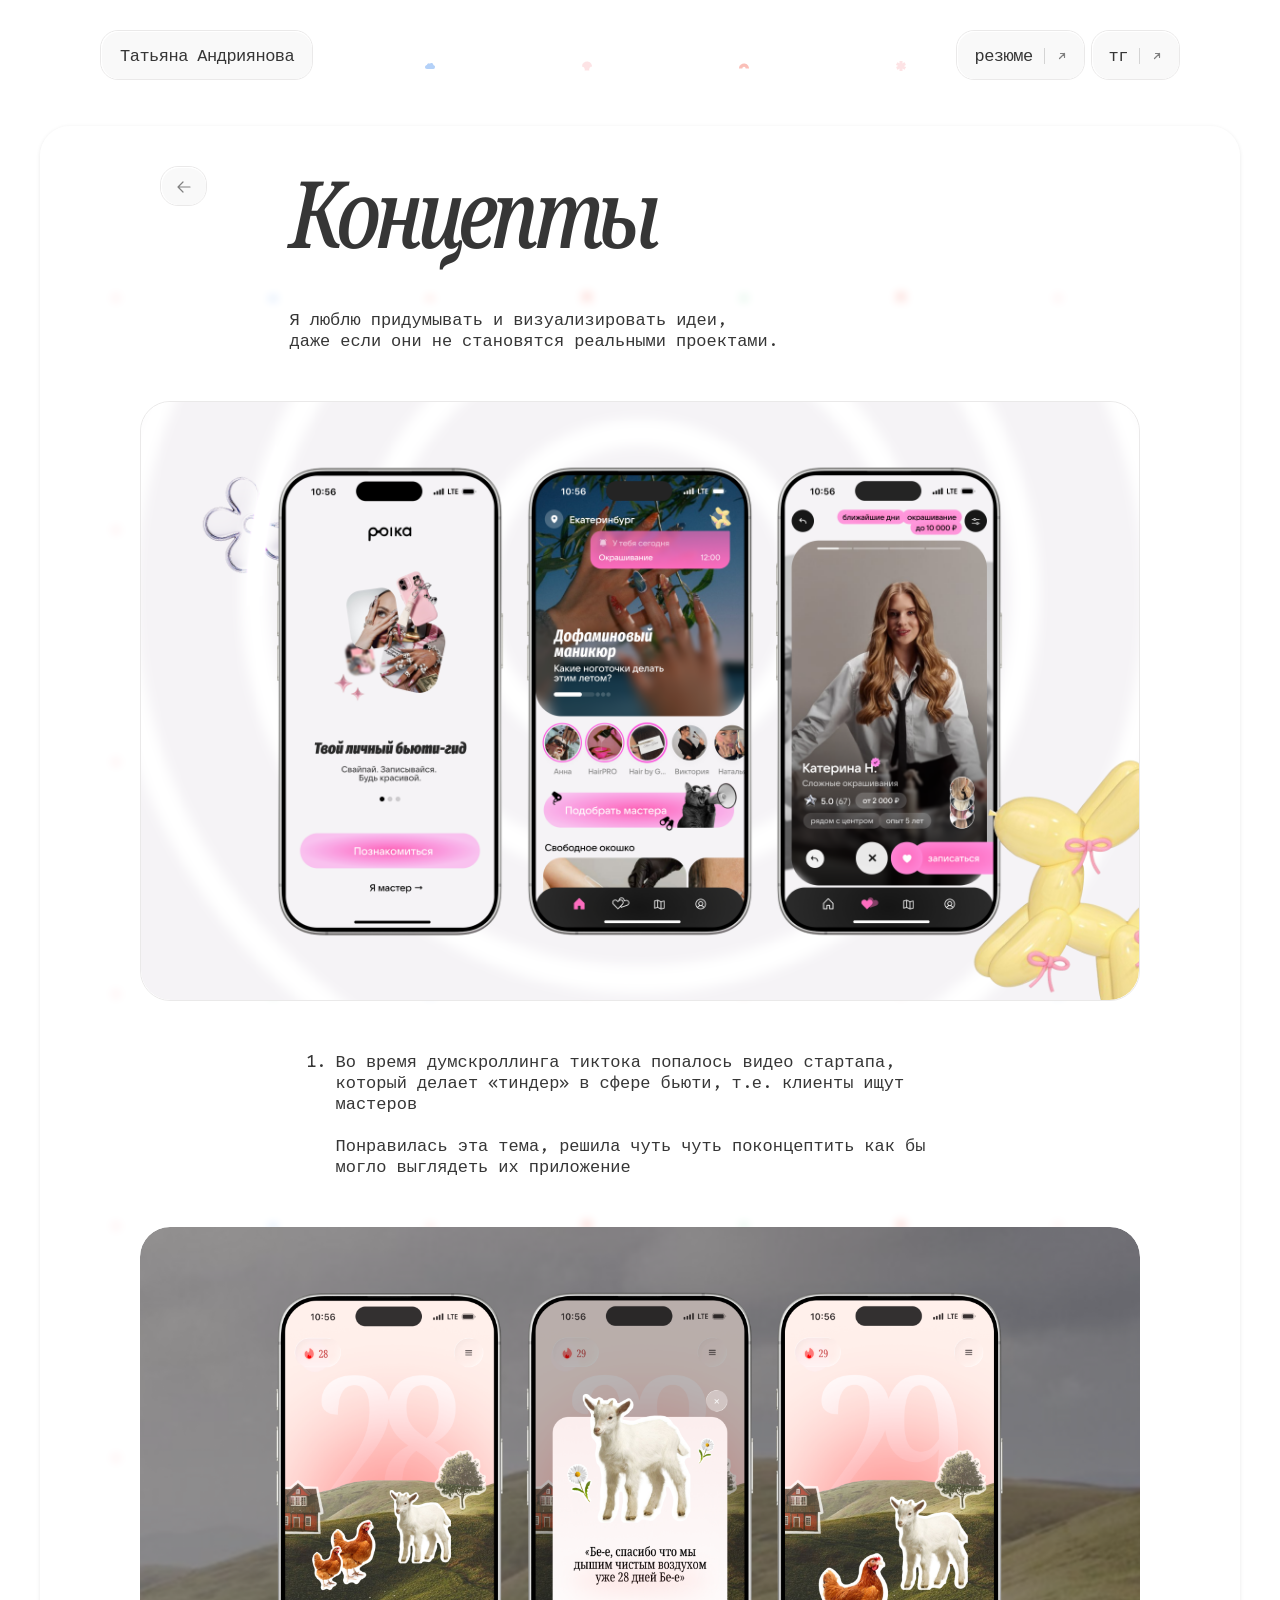
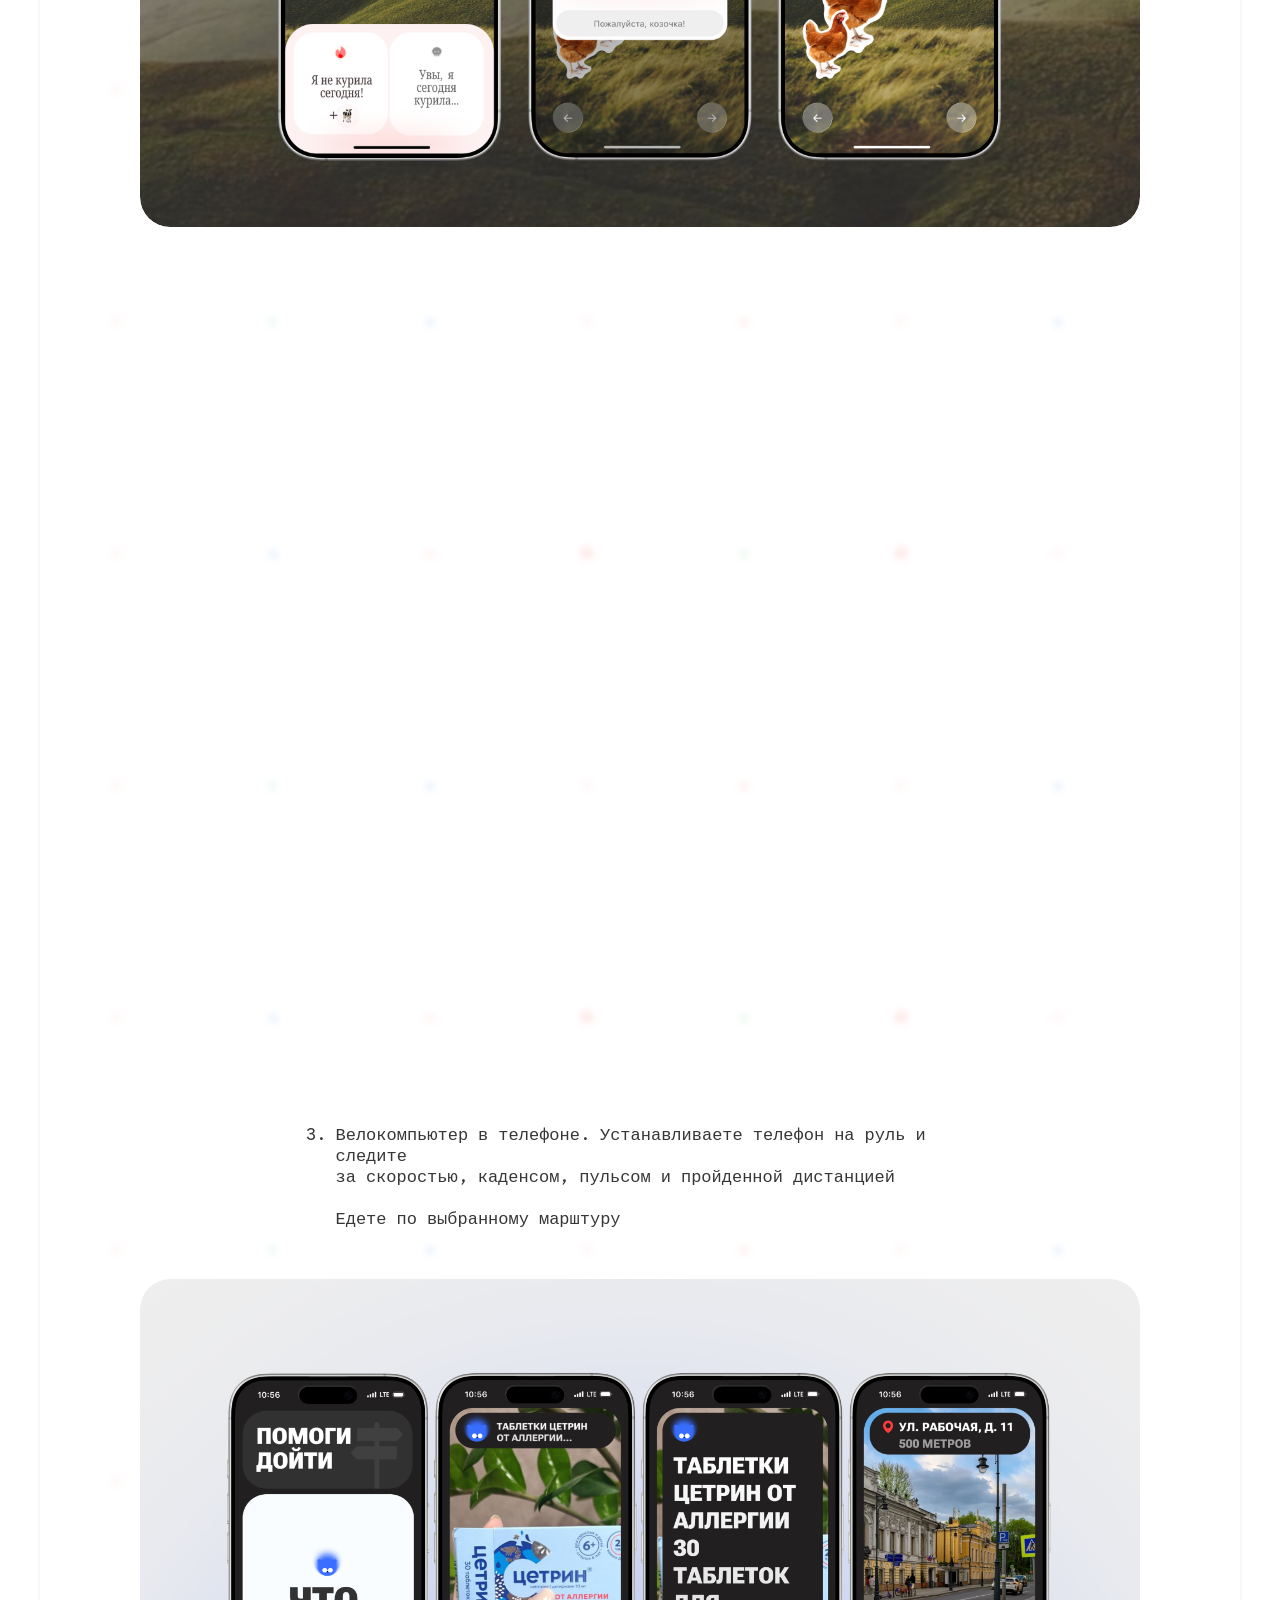
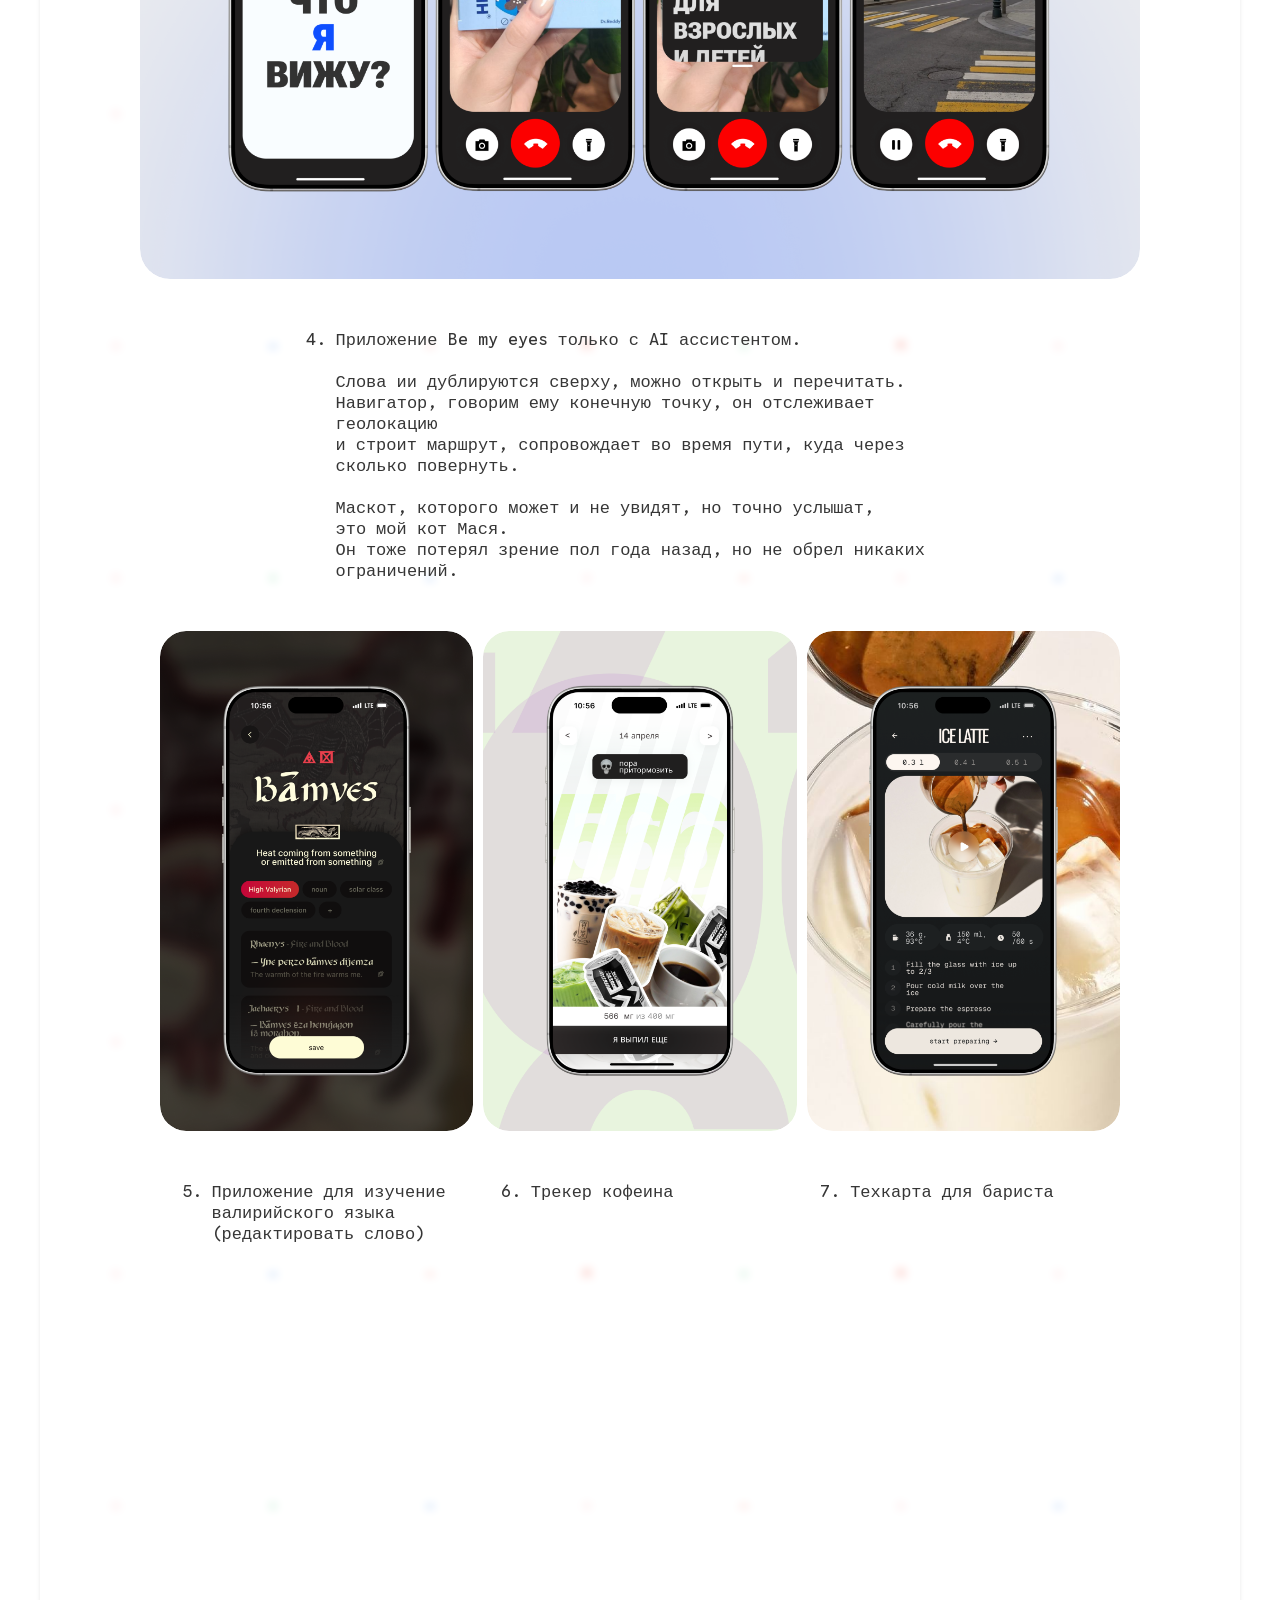
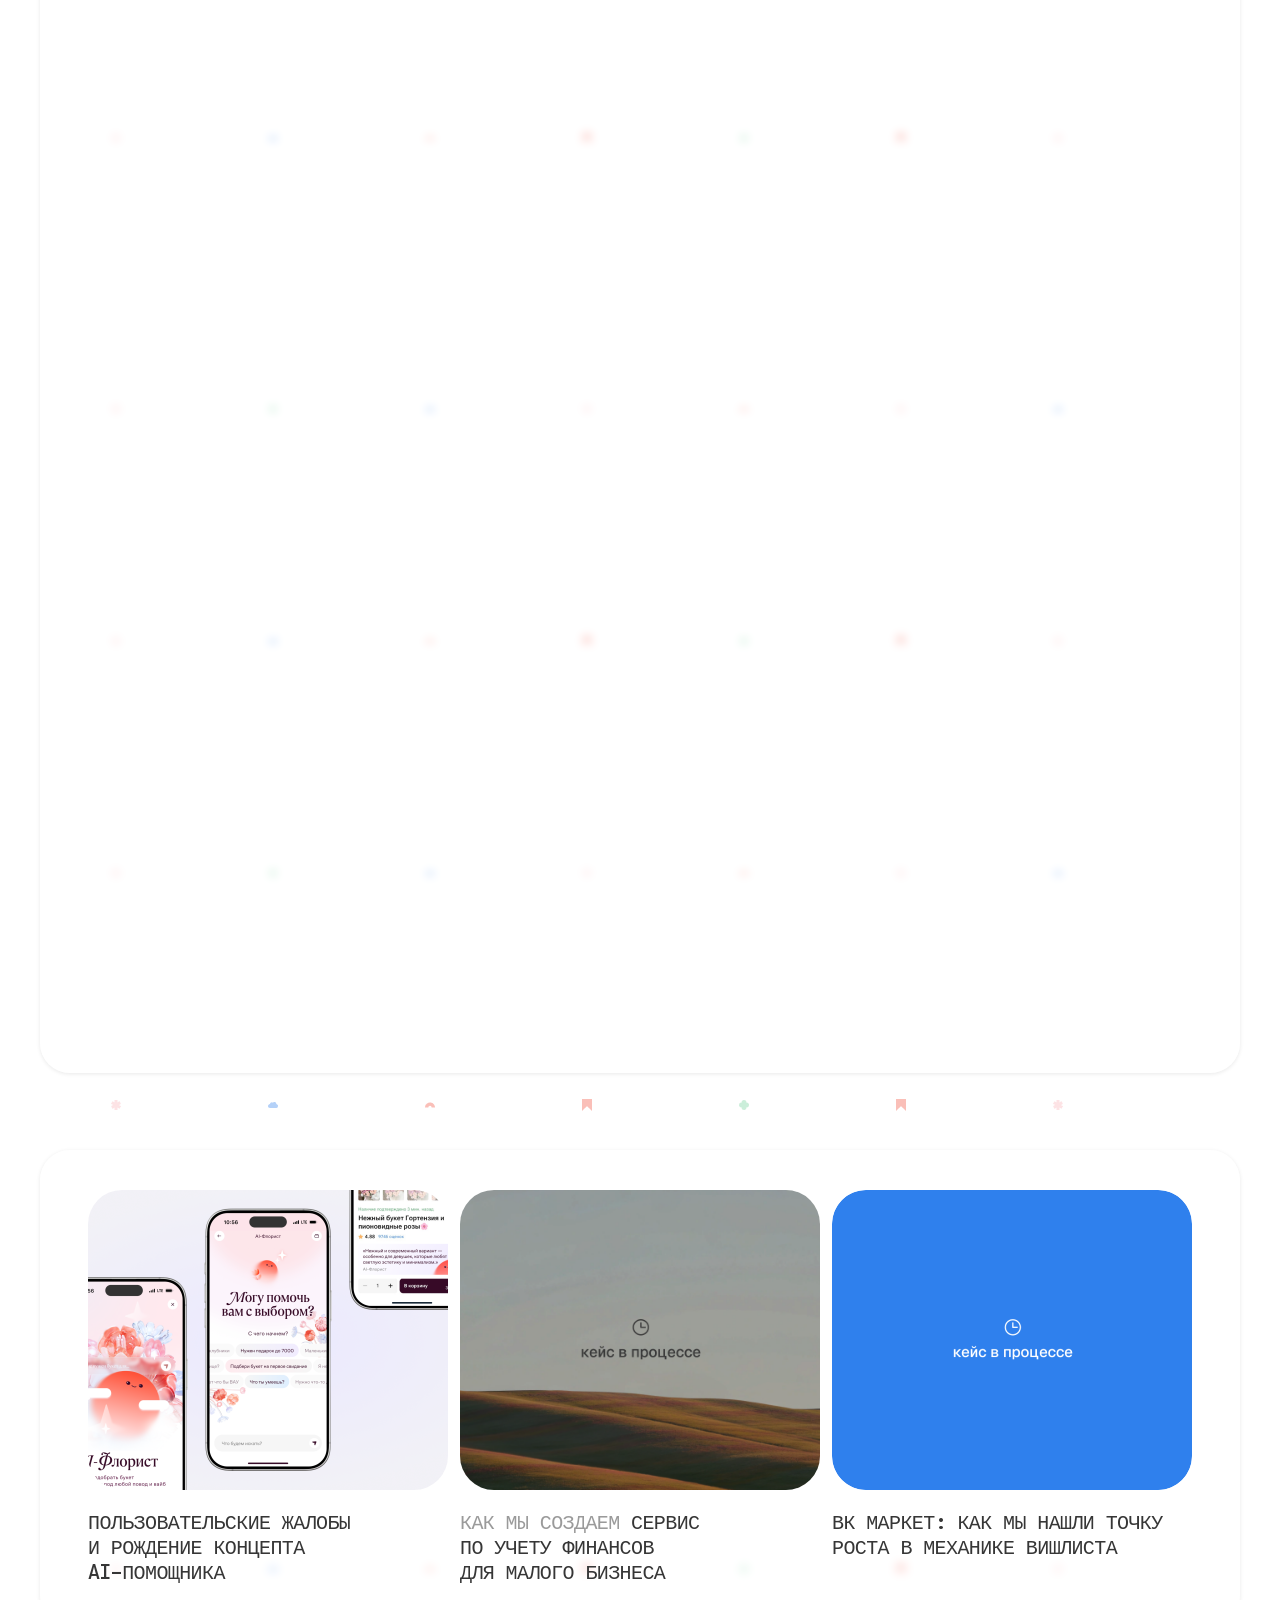
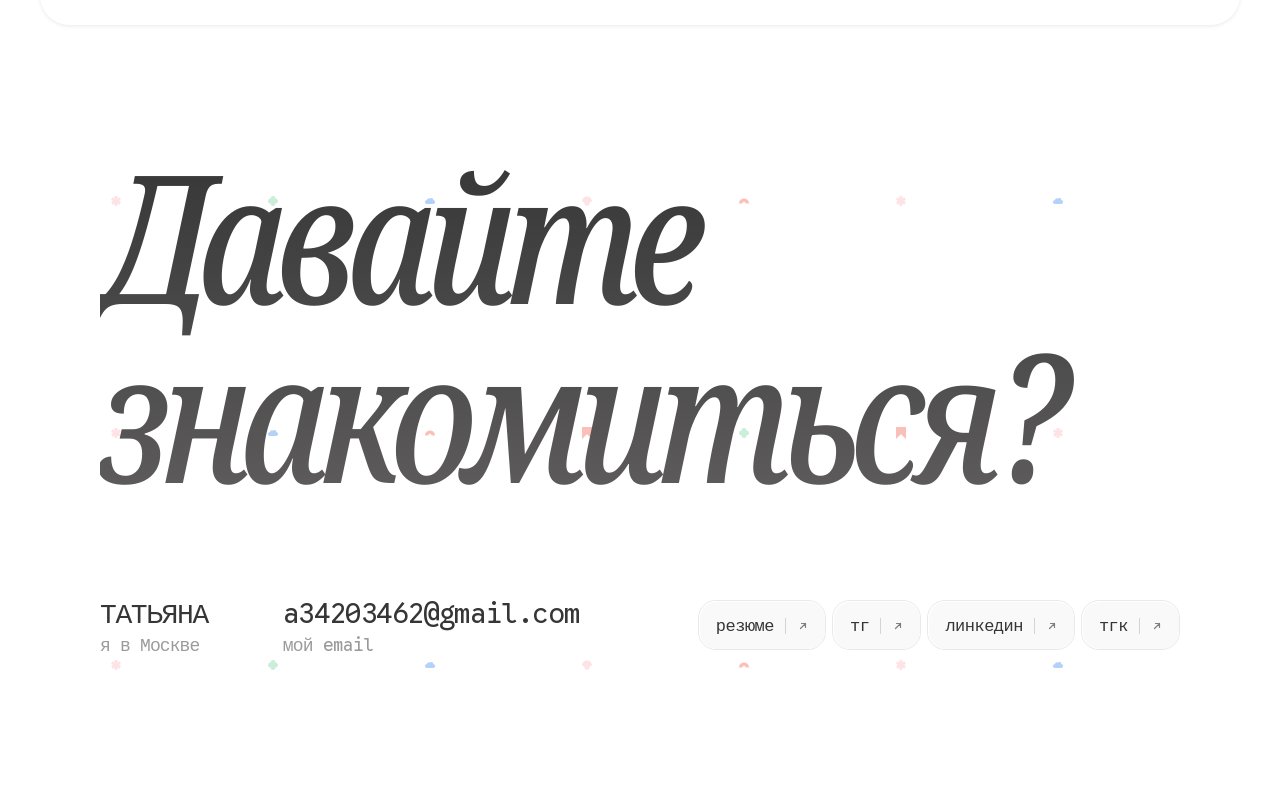
<file: case-concepts/index.html>
<!DOCTYPE html>
<html lang="ru">
  <head>
    <meta charset="UTF-8" />
    <meta name="viewport" content="width=device-width, initial-scale=1.0" />
    <title>Концепты — Татьяна Андриянова</title>
    <link rel="icon" type="image/png" href="../assets/favicon.png" />
    <link rel="preconnect" href="https://fonts.googleapis.com" />
    <link rel="preconnect" href="https://fonts.gstatic.com" crossorigin />
    <link
      href="https://fonts.googleapis.com/css2?family=Google+Sans+Code:wght@400;500;600&family=Noto+Serif:ital,wdth,wght@0,62.5,500;0,62.5,600;1,62.5,500;1,62.5,600&display=swap"
      rel="stylesheet"
    />
    <style>
      :root {
        --color-bg: #ffffff;
        --color-text: #363636;
        --color-white: #ffffff;
        --color-btn-border: #eae9e9;
        --color-btn-bg: #f9f9f9;
        --color-btn-hover: #2f80ed;
        --color-btn-hover-border: #1466d4;
        --color-btn-hover-highlight: #5ba1ff;
        --container: 1280px;
        --concepts-content: 1200px;
        --concepts-text: 700px;
        --concepts-media: 1000px;
        --nav-pad-x: 100px;
        --header-offset: 80px;
        --font-headline: "Noto Serif", serif;
        --font-headline-wdth: 62.5;
        --font-headline-tracking: -0.05em;
        --font-body: "Google Sans Code", monospace;
        --reveal-duration: 0.65s;
        --reveal-ease: cubic-bezier(0.22, 1, 0.36, 1);
        --reveal-shift: 28px;
        --bg-pattern-width: 1700px;
        --concepts-gap: 50px;
        --concepts-page-top: 46px;
        --concepts-rec-gap: 77px;
      }

      .case-intro__title,
      .footer__title {
        font-variation-settings: "wdth" var(--font-headline-wdth);
        font-stretch: 62.5%;
      }

      *,
      *::before,
      *::after {
        box-sizing: border-box;
      }

      body {
        margin: 0;
        background: var(--color-bg);
        color: var(--color-text);
        font-family: var(--font-body);
      }

      .page {
        position: relative;
        z-index: 1;
        padding-top: var(--header-offset);
        padding-bottom: 0;
      }

      .page__bg {
        position: absolute;
        inset: 0;
        z-index: 0;
        pointer-events: none;
        overflow: hidden;
      }

      .page__bg-inner {
        position: absolute;
        top: 0;
        left: 50%;
        width: var(--bg-pattern-width);
        max-width: 100vw;
        margin-left: calc(var(--bg-pattern-width) / -2);
        height: 100%;
        min-height: 100%;
        opacity: 0.6;
        background-image: url("../assets/bg-pattern.png");
        background-repeat: repeat-y;
        background-position: center top;
        background-size: var(--bg-pattern-width) auto;
      }

      .page__content {
        position: relative;
        z-index: 1;
      }

      .nav {
        position: fixed;
        top: 0;
        left: 0;
        right: 0;
        z-index: 100;
        display: flex;
        align-items: flex-start;
        justify-content: space-between;
        max-width: var(--container);
        margin: 0 auto;
        padding: 30px var(--nav-pad-x) 0;
        background: transparent;
        transition: transform 0.35s var(--reveal-ease);
      }

      .nav.is-hidden {
        transform: translateY(calc(-100% - 8px));
      }

      .nav__links {
        display: flex;
        align-items: center;
        gap: 6px;
      }

      .btn {
        display: inline-flex;
        flex-direction: column;
        height: 50px;
        border: 0.5px solid var(--color-btn-border);
        border-radius: 18px;
        padding: 0;
        margin: 0;
        background: none;
        cursor: pointer;
        text-decoration: none;
        color: inherit;
        transition: border-color 0.2s ease;
        flex-shrink: 0;
        font: inherit;
      }

      .btn--sm {
        height: 40px;
      }

      .btn__inner {
        display: flex;
        align-items: center;
        gap: 11px;
        height: 100%;
        padding: 0 16px;
        border-radius: 18px;
        background: var(--color-btn-bg);
        border-left: 1px solid var(--color-white);
        border-top: 1px solid var(--color-white);
        transition:
          background 0.2s ease,
          border-color 0.2s ease,
          color 0.2s ease;
      }

      .btn--brand .btn__inner {
        padding: 0 18px;
      }

      .btn--icon .btn__inner {
        width: 44px;
        padding: 0;
        justify-content: center;
      }

      .btn--icon.btn--sm .btn__inner {
        width: 45.2px;
      }

      .btn__text {
        font-family: var(--font-body);
        font-weight: 500;
        font-size: 17px;
        letter-spacing: -0.51px;
        line-height: normal;
        color: var(--color-text);
        white-space: nowrap;
        transition: color 0.2s ease;
      }

      .btn__sep {
        width: 0;
        height: 16px;
        border-left: 1px solid #d4d4d4;
        flex-shrink: 0;
        transition: border-color 0.2s ease;
      }

      .btn__icon {
        display: flex;
        align-items: center;
        justify-content: center;
        flex-shrink: 0;
        color: #808080;
        transition: color 0.2s ease;
      }

      .btn__icon svg {
        display: block;
      }

      .btn:hover,
      .btn:focus-visible {
        border-color: var(--color-btn-hover-border);
        outline: none;
      }

      .btn:hover .btn__inner,
      .btn:focus-visible .btn__inner {
        background: var(--color-btn-hover);
        border-left-color: var(--color-btn-hover-highlight);
        border-top-color: var(--color-btn-hover-highlight);
      }

      .btn:hover .btn__text,
      .btn:focus-visible .btn__text {
        color: var(--color-white);
      }

      .btn:hover .btn__sep,
      .btn:focus-visible .btn__sep {
        border-left-color: rgba(255, 255, 255, 0.45);
      }

      .btn:hover .btn__icon,
      .btn:focus-visible .btn__icon {
        color: var(--color-white);
      }

      .concepts-page {
        max-width: var(--concepts-content);
        margin: var(--concepts-page-top) auto 0;
        padding: 40px 0 80px;
        display: flex;
        flex-direction: column;
        align-items: center;
        gap: var(--concepts-gap);
        background: rgba(255, 255, 255, 0.5);
        backdrop-filter: blur(4.4px);
        -webkit-backdrop-filter: blur(4.4px);
        border-radius: 30px;
        box-shadow: 0 1px 4px rgba(0, 0, 0, 0.09);
      }

      .concepts-intro {
        width: 100%;
        max-width: 1080px;
        padding: 0 60px;
        display: flex;
        flex-direction: column;
        align-items: center;
      }

      .concepts-intro__nav {
        display: flex;
        align-items: center;
        width: 100%;
        margin-bottom: -40px;
      }

      .concepts-intro__body {
        width: 100%;
        max-width: 701px;
        display: flex;
        flex-direction: column;
        gap: var(--concepts-gap);
      }

      .concepts-intro__title {
        margin: 0;
        font-family: var(--font-headline);
        font-stretch: extra-condensed;
        font-style: italic;
        font-weight: 500;
        font-size: clamp(48px, 8vw, 93px);
        line-height: 1;
        letter-spacing: var(--font-headline-tracking);
        color: var(--color-text);
      }

      .concepts-intro__desc {
        margin: 0;
        font-size: 17px;
        font-weight: 400;
        line-height: normal;
        color: var(--color-text);
      }

      .concepts-media {
        width: 100%;
        max-width: var(--concepts-media);
      }

      .concepts-media__frame {
        position: relative;
        width: 100%;
        max-width: var(--concepts-media);
        height: 600px;
        border-radius: 30px;
        overflow: hidden;
      }

      .concepts-media__frame--bordered {
        border: 1px solid var(--color-btn-border);
      }

      .concepts-media__frame--short {
        height: 522px;
      }

      .concepts-media__frame img {
        display: block;
        width: 100%;
        height: 100%;
        object-fit: cover;
        object-position: center top;
        border-radius: 30px;
      }

      .concepts-media__frame--short img {
        object-fit: fill;
        object-position: left top;
      }

      .concepts-media__frame--crop img {
        position: absolute;
        left: -35.48%;
        top: -3.57%;
        width: 170.96%;
        height: 107.13%;
        max-width: none;
        object-fit: cover;
      }

      .concepts-text {
        width: 100%;
        max-width: var(--concepts-text);
        padding: 0 20px;
        font-size: 17px;
        font-weight: 400;
        line-height: normal;
        color: var(--color-text);
      }

      .concepts-text ol {
        margin: 0;
        padding-left: 25.5px;
      }

      .concepts-text li {
        margin: 0;
      }

      .concepts-grid {
        display: flex;
        gap: 10px;
        width: 100%;
        max-width: calc(326.871px * 3 + 20px);
        padding: 0 20px;
      }

      .concepts-grid__item {
        flex: 1 1 0;
        min-width: 0;
        aspect-ratio: 326.871 / 521.603;
        border-radius: 26.08px;
        overflow: hidden;
        position: relative;
      }

      .concepts-grid__item img {
        display: block;
        width: 100%;
        height: 100%;
        object-fit: cover;
        border-radius: 26.08px;
      }

      .concepts-grid__item--crop img {
        position: absolute;
        left: -35.48%;
        top: -3.57%;
        width: 170.96%;
        height: 107.13%;
        max-width: none;
        object-fit: cover;
      }

      .concepts-captions {
        display: flex;
        gap: 50px;
        width: 100%;
        max-width: 948px;
        padding: 0 20px;
        font-size: 17px;
        font-weight: 400;
        line-height: normal;
        color: var(--color-text);
      }

      .concepts-captions__item {
        flex: 1 1 0;
        min-width: 0;
      }

      .concepts-captions__item:nth-child(1) {
        max-width: 291px;
      }

      .concepts-captions__item:nth-child(2) {
        max-width: 286px;
      }

      .concepts-captions__item:nth-child(3) {
        max-width: 271px;
      }

      .concepts-captions ol {
        margin: 0;
        padding-left: 25.5px;
      }

      .concepts-captions li {
        margin: 0;
      }

      .case-rec {
        max-width: var(--concepts-content);
        margin: var(--concepts-rec-gap) auto 0;
        padding: 40px 48px;
        display: flex;
        gap: 12px;
        justify-content: center;
        flex-wrap: wrap;
        background: rgba(255, 255, 255, 0.5);
        backdrop-filter: blur(5px);
        -webkit-backdrop-filter: blur(5px);
        border-radius: 30px;
        box-shadow: 0 1px 4px rgba(0, 0, 0, 0.09);
      }

      .case-rec__item {
        display: flex;
        flex-direction: column;
        gap: 20px;
        width: 360px;
        max-width: 100%;
        text-decoration: none;
        color: inherit;
        cursor: pointer;
        transition: transform 0.4s var(--reveal-ease);
      }

      .case-rec__item:hover,
      .case-rec__item:focus-visible {
        transform: translateY(-10px);
      }

      .case-rec__cover {
        width: 100%;
        height: 300px;
        border-radius: 34px;
        overflow: hidden;
      }

      .case-rec__cover img {
        width: 100%;
        height: 100%;
        object-fit: cover;
        display: block;
      }

      .case-rec__caption {
        margin: 0;
        font-size: 20px;
        font-weight: 500;
        line-height: normal;
        letter-spacing: -0.6px;
        text-transform: uppercase;
        color: var(--color-text);
      }

      .case-rec__caption--muted {
        color: rgba(54, 54, 54, 0.5);
      }

      .footer {
        max-width: var(--container);
        margin: 0 auto;
        padding: 120px var(--nav-pad-x) 120px;
        display: flex;
        flex-direction: column;
        gap: 97px;
      }

      .footer__title {
        margin: 0;
        font-family: var(--font-headline);
        font-stretch: extra-condensed;
        font-style: italic;
        font-weight: 500;
        font-size: clamp(72px, 14vw, 180px);
        line-height: 1;
        letter-spacing: -0.05em;
        background: linear-gradient(180deg, #363636 0%, #5e5c5c 100%);
        -webkit-background-clip: text;
        background-clip: text;
        color: transparent;
        width: 100%;
      }

      .footer__bar {
        display: flex;
        align-items: flex-start;
        justify-content: space-between;
        gap: 38px;
        width: 100%;
      }

      .footer__info {
        display: flex;
        flex: 1 1 auto;
        gap: 75px;
        align-items: flex-start;
        min-width: 0;
      }

      .footer__col {
        display: flex;
        flex-direction: column;
        gap: 8px;
        align-items: flex-start;
      }

      .footer__name,
      .footer__email {
        margin: 0;
        font-family: var(--font-body);
        font-weight: 400;
        font-size: 28px;
        line-height: 1;
        letter-spacing: -0.05em;
        color: var(--color-text);
      }

      .footer__name {
        text-transform: uppercase;
      }

      .footer__email {
        border: none;
        background: none;
        padding: 0;
        cursor: pointer;
        text-align: left;
      }

      .footer__meta {
        margin: 0;
        font-family: var(--font-body);
        font-weight: 400;
        font-size: 18px;
        line-height: 1;
        letter-spacing: -0.05em;
        color: #9b9b9b;
      }

      .footer__meta--email {
        text-transform: lowercase;
      }

      .footer__copy-note {
        margin: 0;
        font-family: var(--font-body);
        font-size: 14px;
        line-height: 1;
        color: #2f80ed;
        opacity: 0;
        transition: opacity 0.25s ease;
      }

      .footer__copy-note.is-visible {
        opacity: 1;
      }

      .footer__links {
        flex: 0 0 371px;
        max-width: 100%;
        justify-content: flex-end;
      }

      .js-reveal {
        opacity: 0;
        transform: translateY(var(--reveal-shift));
        transition:
          opacity var(--reveal-duration) var(--reveal-ease),
          transform var(--reveal-duration) var(--reveal-ease);
      }

      .js-reveal.is-visible {
        opacity: 1;
        transform: translateY(0);
      }

      @media (prefers-reduced-motion: reduce) {
        .js-reveal {
          opacity: 1 !important;
          transform: none !important;
          transition: none !important;
        }

        .case-rec__item:hover,
        .case-rec__item:focus-visible {
          transform: none;
        }
      }

      @media (max-width: 900px) {
        :root {
          --nav-pad-x: 24px;
          --header-offset: 88px;
          --reveal-shift: 20px;
          --concepts-gap: 40px;
        }

        .concepts-intro {
          padding: 0 24px;
        }

        .concepts-media {
          padding: 0 24px;
        }

        .concepts-media__frame {
          height: min(600px, 70vw);
        }

        .concepts-media__frame--short {
          height: min(522px, 65vw);
        }

        .concepts-grid {
          flex-direction: column;
          max-width: 360px;
        }

        .concepts-captions {
          flex-direction: column;
          gap: 24px;
        }

        .concepts-captions__item {
          max-width: none !important;
        }

        .footer__bar {
          flex-direction: column;
        }

        .footer__info {
          flex-direction: column;
          gap: 32px;
        }

        .footer__links {
          flex-basis: auto;
          width: 100%;
          justify-content: flex-start;
        }
      }
    </style>
  </head>
  <body>
    <header class="nav">
      <a class="btn btn--brand" href="../">
        <span class="btn__inner"><span class="btn__text">Татьяна Андриянова</span></span>
      </a>
      <div class="nav__links">
        <a class="btn" href="https://drive.google.com/file/d/1j48kQPtzKOHUbphX0UKKx8ao37DdQC0z/view?usp=sharing" target="_blank" rel="noopener noreferrer">
          <span class="btn__inner">
            <span class="btn__text">резюме</span>
            <span class="btn__sep" aria-hidden="true"></span>
            <span class="btn__icon" aria-hidden="true">
              <svg width="12" height="12" viewBox="0 0 12 12" fill="none"><path d="M3.5 8.5L8.5 3.5M8.5 3.5H4.5M8.5 3.5V7.5" stroke="currentColor" stroke-width="1.2" stroke-linecap="round" stroke-linejoin="round" /></svg>
            </span>
          </span>
        </a>
        <a class="btn" href="https://t.me/iiiuuuppp" target="_blank" rel="noopener noreferrer">
          <span class="btn__inner">
            <span class="btn__text">тг</span>
            <span class="btn__sep" aria-hidden="true"></span>
            <span class="btn__icon" aria-hidden="true">
              <svg width="12" height="12" viewBox="0 0 12 12" fill="none"><path d="M3.5 8.5L8.5 3.5M8.5 3.5H4.5M8.5 3.5V7.5" stroke="currentColor" stroke-width="1.2" stroke-linecap="round" stroke-linejoin="round" /></svg>
            </span>
          </span>
        </a>
      </div>
    </header>

    <div class="page">
      <div class="page__bg" aria-hidden="true"><div class="page__bg-inner"></div></div>
      <div class="page__content">
        <main class="concepts-page">
          <header class="concepts-intro js-reveal" data-reveal-delay="0">
            <div class="concepts-intro__nav">
              <a class="btn btn--sm btn--icon" href="../" aria-label="Назад на главную">
                <span class="btn__inner">
                  <span class="btn__icon" aria-hidden="true">
                    <svg width="14" height="12" viewBox="0 0 14 12" fill="none"><path d="M6 1L1 6L6 11M1 6H13" stroke="currentColor" stroke-width="1.2" stroke-linecap="round" stroke-linejoin="round" /></svg>
                  </span>
                </span>
              </a>
            </div>
            <div class="concepts-intro__body">
              <h1 class="concepts-intro__title">Концепты</h1>
              <p class="concepts-intro__desc">
                Я люблю придумывать и визуализировать идеи,<br />
                даже если они не становятся реальными проектами.
              </p>
            </div>
          </header>

          <div class="concepts-media js-reveal" data-reveal-delay="80">
            <div class="concepts-media__frame concepts-media__frame--bordered">
              <img src="../assets/case-concepts/concept-1.png" alt="Концепт приложения для поиска мастеров бьюти-сферы" width="1000" height="600" />
            </div>
          </div>

          <section class="concepts-text js-reveal" data-reveal-delay="80">
            <ol start="1">
              <li>
                Во время думскроллинга тиктока попалось видео стартапа, который делает «тиндер» в сфере бьюти, т.е. клиенты ищут мастеров<br /><br />
                Понравилась эта тема, решила чуть чуть поконцептить как бы могло выглядеть их приложение
              </li>
            </ol>
          </section>

          <div class="concepts-media js-reveal" data-reveal-delay="80">
            <div class="concepts-media__frame">
              <img src="../assets/case-concepts/concept-2.png" alt="Концепт приложения «бросить курить»" width="1000" height="600" />
            </div>
          </div>

          <section class="concepts-text js-reveal" data-reveal-delay="80">
            <ol start="2">
              <li>
                Приложение «бросить курить»<br /><br />
                Ферма, за несколько дней некурения дарят новый объект (животное, постройка, растение).<br />
                Можно листать осматривать свои владения, думаю можно<br />
                еще их и самому переставлять, при клике на объект выдает мотивирующее сообщение от объекта
              </li>
            </ol>
          </section>

          <div class="concepts-media js-reveal" data-reveal-delay="80">
            <div class="concepts-media__frame">
              <img src="../assets/case-concepts/concept-3.png" alt="Концепт велокомпьютера в телефоне" width="1000" height="600" />
            </div>
          </div>

          <section class="concepts-text js-reveal" data-reveal-delay="80">
            <ol start="3">
              <li>
                Велокомпьютер в телефоне. Устанавливаете телефон на руль и следите<br />
                за скоростью, каденсом, пульсом и пройденной дистанцией<br /><br />
                Едете по выбранному марштуру
              </li>
            </ol>
          </section>

          <div class="concepts-media js-reveal" data-reveal-delay="80">
            <div class="concepts-media__frame">
              <img src="../assets/case-concepts/concept-4.png" alt="Концепт приложения Be my eyes с AI-ассистентом" width="1000" height="600" />
            </div>
          </div>

          <section class="concepts-text js-reveal" data-reveal-delay="80">
            <ol start="4">
              <li>
                Приложение Be my eyes только с AI ассистентом.<br /><br />
                Слова ии дублируются сверху, можно открыть и перечитать.<br />
                Навигатор, говорим ему конечную точку, он отслеживает геолокацию<br />
                и строит маршрут, сопровождает во время пути, куда через сколько повернуть.<br /><br />
                Маскот, которого может и не увидят, но точно услышат,<br />
                это мой кот Мася.<br />
                Он тоже потерял зрение пол года назад, но не обрел никаких ограничений.
              </li>
            </ol>
          </section>

          <div class="concepts-grid js-reveal" data-reveal-delay="80">
            <div class="concepts-grid__item"><img src="../assets/case-concepts/concept-5.png" alt="Концепт приложения для изучения валирийского языка" width="327" height="522" /></div>
            <div class="concepts-grid__item"><img src="../assets/case-concepts/concept-6.png" alt="Концепт трекера кофеина" width="327" height="522" /></div>
            <div class="concepts-grid__item"><img src="../assets/case-concepts/concept-7.png" alt="Концепт техкарты для бариста" width="327" height="522" /></div>
          </div>

          <div class="concepts-captions js-reveal" data-reveal-delay="80">
            <div class="concepts-captions__item">
              <ol start="5"><li>Приложение для изучение валирийского языка (редактировать слово)</li></ol>
            </div>
            <div class="concepts-captions__item">
              <ol start="6"><li>Трекер кофеина</li></ol>
            </div>
            <div class="concepts-captions__item">
              <ol start="7"><li>Техкарта для бариста</li></ol>
            </div>
          </div>

          <div class="concepts-grid js-reveal" data-reveal-delay="80">
            <div class="concepts-grid__item"><img src="../assets/case-concepts/concept-8.png" alt="Приветственный экран в ИИ для генерации картинок" width="327" height="522" /></div>
            <div class="concepts-grid__item"><img src="../assets/case-concepts/concept-9.png" alt="Концепт канбан-задач" width="327" height="522" /></div>
            <div class="concepts-grid__item concepts-grid__item--crop">
              <img src="../assets/case-concepts/concept-10.png" alt="Современный аналог журналов с запахом" width="327" height="522" />
            </div>
          </div>

          <div class="concepts-captions js-reveal" data-reveal-delay="80">
            <div class="concepts-captions__item">
              <ol start="7"><li>Приветсвенный экран<br />в ИИ для генерации картинок</li></ol>
            </div>
            <div class="concepts-captions__item">
              <ol start="8"><li>Канбан задачь</li></ol>
            </div>
            <div class="concepts-captions__item">
              <ol start="9"><li>Просто современный аналог журналов с запахом</li></ol>
            </div>
          </div>

          <div class="concepts-media js-reveal" data-reveal-delay="80">
            <div class="concepts-media__frame concepts-media__frame--short" data-node-id="501:253">
              <img src="../assets/case-concepts/concept-11.png" alt="Машина времени — интерфейс в стиле 2007 года" width="1000" height="522" />
            </div>
          </div>

          <section class="concepts-text js-reveal" data-reveal-delay="80" data-node-id="501:255">
            <ol start="10">
              <li>
                Машина времени.<br />
                Готовый шот нужно было преобразовать в интерфейс в стиле 2007 года, за 30 минут
              </li>
            </ol>
          </section>
        </main>

        <section class="case-rec js-reveal" data-reveal-delay="80" aria-label="Другие кейсы">
          <a class="case-rec__item" href="../case-ai-florist/">
            <div class="case-rec__cover"><img src="../assets/case-concepts/rec-1.png" alt="" /></div>
            <p class="case-rec__caption">Пользовательские жалобы<br />и рождение концепта<br />AI-помощника</p>
          </a>
          <a class="case-rec__item" href="#">
            <div class="case-rec__cover"><img src="../assets/case-concepts/rec-2.png" alt="" /></div>
            <p class="case-rec__caption"><span class="case-rec__caption--muted">Как мы создаем </span>сервис<br />по учету финансов<br />для малого бизнеса</p>
          </a>
          <a class="case-rec__item" href="#">
            <div class="case-rec__cover"><img src="../assets/case-concepts/rec-3.png" alt="" /></div>
            <p class="case-rec__caption">ВК МАРКЕТ: КАК МЫ НАШЛИ ТОЧКУ РОСТА В МЕХАНИКЕ ВИШЛИСТА</p>
          </a>
        </section>

        <footer class="footer">
          <h2 class="footer__title js-reveal" data-reveal-delay="0">Давайте знакомиться?</h2>
          <div class="footer__bar js-reveal" data-reveal-delay="80">
            <div class="footer__info">
              <div class="footer__col">
                <p class="footer__name">Татьяна</p>
                <p class="footer__meta">я в Москве</p>
              </div>
              <div class="footer__col">
                <button class="footer__email" type="button" id="copy-email-btn" data-email="a34203462@gmail.com">a34203462@gmail.com</button>
                <p class="footer__meta footer__meta--email">мой email</p>
                <p class="footer__copy-note" id="copy-email-note" role="status" aria-live="polite">Скопировано!</p>
              </div>
            </div>
            <div class="footer__links nav__links">
              <a class="btn" href="https://drive.google.com/file/d/1j48kQPtzKOHUbphX0UKKx8ao37DdQC0z/view?usp=sharing" target="_blank" rel="noopener noreferrer">
                <span class="btn__inner">
                  <span class="btn__text">резюме</span>
                  <span class="btn__sep" aria-hidden="true"></span>
                  <span class="btn__icon" aria-hidden="true">
                    <svg width="12" height="12" viewBox="0 0 12 12" fill="none"><path d="M3.5 8.5L8.5 3.5M8.5 3.5H4.5M8.5 3.5V7.5" stroke="currentColor" stroke-width="1.2" stroke-linecap="round" stroke-linejoin="round" /></svg>
                  </span>
                </span>
              </a>
              <a class="btn" href="https://t.me/iiiuuuppp" target="_blank" rel="noopener noreferrer">
                <span class="btn__inner">
                  <span class="btn__text">тг</span>
                  <span class="btn__sep" aria-hidden="true"></span>
                  <span class="btn__icon" aria-hidden="true">
                    <svg width="12" height="12" viewBox="0 0 12 12" fill="none"><path d="M3.5 8.5L8.5 3.5M8.5 3.5H4.5M8.5 3.5V7.5" stroke="currentColor" stroke-width="1.2" stroke-linecap="round" stroke-linejoin="round" /></svg>
                  </span>
                </span>
              </a>
              <a class="btn" href="https://www.linkedin.com/in/tatyana-andriyanova-a01375347" target="_blank" rel="noopener noreferrer">
                <span class="btn__inner">
                  <span class="btn__text">линкедин</span>
                  <span class="btn__sep" aria-hidden="true"></span>
                  <span class="btn__icon" aria-hidden="true">
                    <svg width="12" height="12" viewBox="0 0 12 12" fill="none"><path d="M3.5 8.5L8.5 3.5M8.5 3.5H4.5M8.5 3.5V7.5" stroke="currentColor" stroke-width="1.2" stroke-linecap="round" stroke-linejoin="round" /></svg>
                  </span>
                </span>
              </a>
              <a class="btn" href="https://t.me/iiiuuuppprisynki" target="_blank" rel="noopener noreferrer">
                <span class="btn__inner">
                  <span class="btn__text">тгк</span>
                  <span class="btn__sep" aria-hidden="true"></span>
                  <span class="btn__icon" aria-hidden="true">
                    <svg width="12" height="12" viewBox="0 0 12 12" fill="none"><path d="M3.5 8.5L8.5 3.5M8.5 3.5H4.5M8.5 3.5V7.5" stroke="currentColor" stroke-width="1.2" stroke-linecap="round" stroke-linejoin="round" /></svg>
                  </span>
                </span>
              </a>
            </div>
          </div>
        </footer>
      </div>
    </div>

    <script>
      (function () {
        function scheduleReveal(el) {
          if (el.classList.contains("is-visible")) return;
          const delay = Number(el.dataset.revealDelay || 0);
          window.setTimeout(() => el.classList.add("is-visible"), delay);
        }

        function initReveals() {
          const reveals = document.querySelectorAll(".js-reveal");
          if (!reveals.length) return;
          if (window.matchMedia("(prefers-reduced-motion: reduce)").matches) {
            reveals.forEach((el) => el.classList.add("is-visible"));
            return;
          }
          Array.from(reveals).slice(0, 2).forEach((el) => scheduleReveal(el));
          const io = new IntersectionObserver(
            (entries) => {
              entries.forEach((entry) => {
                if (!entry.isIntersecting) return;
                scheduleReveal(entry.target);
                io.unobserve(entry.target);
              });
            },
            { root: null, threshold: 0.12, rootMargin: "0px 0px -8% 0px" }
          );
          Array.from(reveals).forEach((el, i) => {
            if (i < 2) return;
            io.observe(el);
          });
        }

        function initEmailCopy() {
          const btn = document.getElementById("copy-email-btn");
          const note = document.getElementById("copy-email-note");
          if (!btn || !note) return;
          let hideTimer;
          btn.addEventListener("click", async () => {
            const email = btn.dataset.email || btn.textContent.trim();
            try {
              await navigator.clipboard.writeText(email);
            } catch {
              const area = document.createElement("textarea");
              area.value = email;
              area.setAttribute("readonly", "");
              area.style.position = "fixed";
              area.style.left = "-9999px";
              document.body.appendChild(area);
              area.select();
              document.execCommand("copy");
              document.body.removeChild(area);
            }
            note.classList.add("is-visible");
            window.clearTimeout(hideTimer);
            hideTimer = window.setTimeout(() => note.classList.remove("is-visible"), 2000);
          });
        }

        function syncPageBgHeight() {
          const page = document.querySelector(".page");
          const bg = document.querySelector(".page__bg");
          const inner = document.querySelector(".page__bg-inner");
          if (!page || !bg || !inner) return;
          const h = page.offsetHeight;
          bg.style.height = `${h}px`;
          inner.style.minHeight = `${h}px`;
        }

        function initNavAutoHide() {
          const nav = document.querySelector(".nav");
          if (!nav) return;
          let lastY = window.scrollY;
          let ticking = false;
          const update = () => {
            const y = window.scrollY;
            if (y < 24) nav.classList.remove("is-hidden");
            else if (y > lastY + 4) nav.classList.add("is-hidden");
            else if (y < lastY - 4) nav.classList.remove("is-hidden");
            lastY = y;
            ticking = false;
          };
          window.addEventListener(
            "scroll",
            () => {
              if (ticking) return;
              ticking = true;
              window.requestAnimationFrame(update);
            },
            { passive: true }
          );
        }

        document.addEventListener("DOMContentLoaded", () => {
          initReveals();
          initNavAutoHide();
          initEmailCopy();
          syncPageBgHeight();
          window.addEventListener("resize", syncPageBgHeight);
          window.addEventListener("load", syncPageBgHeight);
        });
      })();
    </script>
  </body>
</html>
</file>
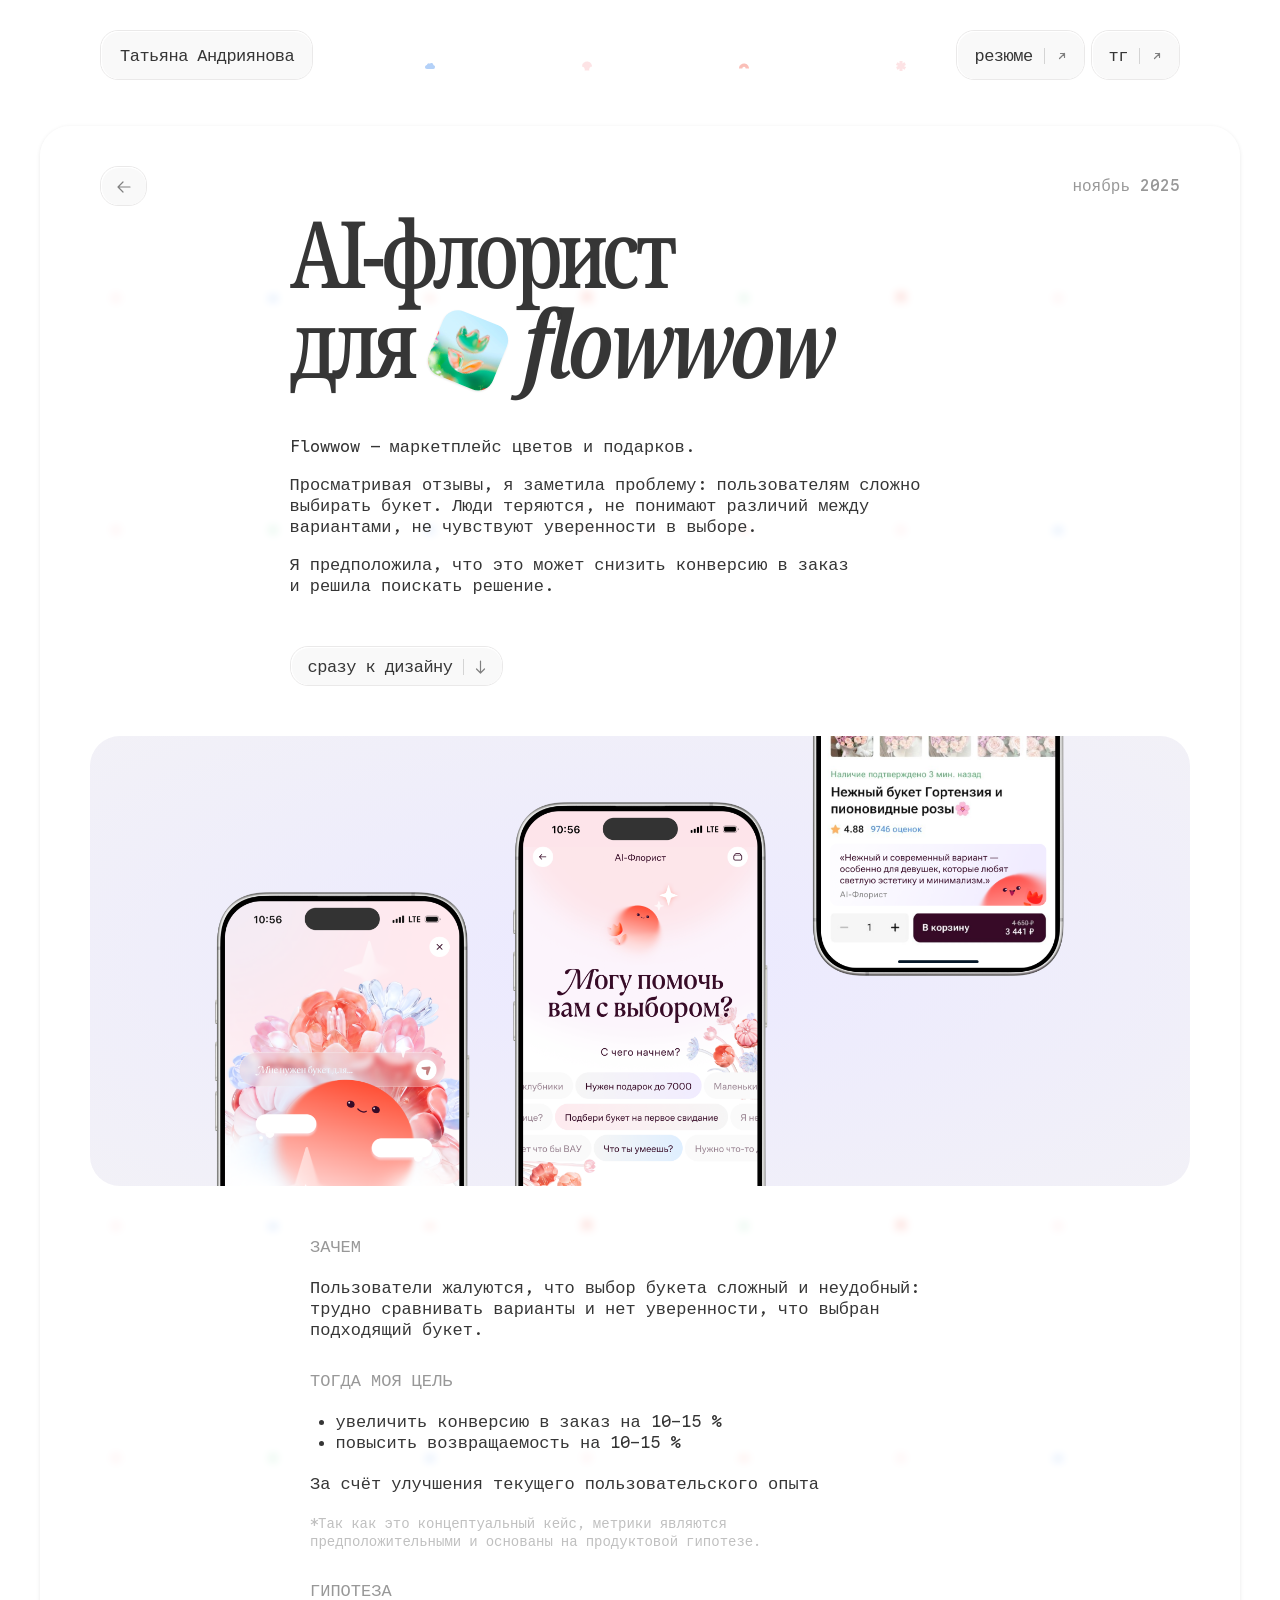
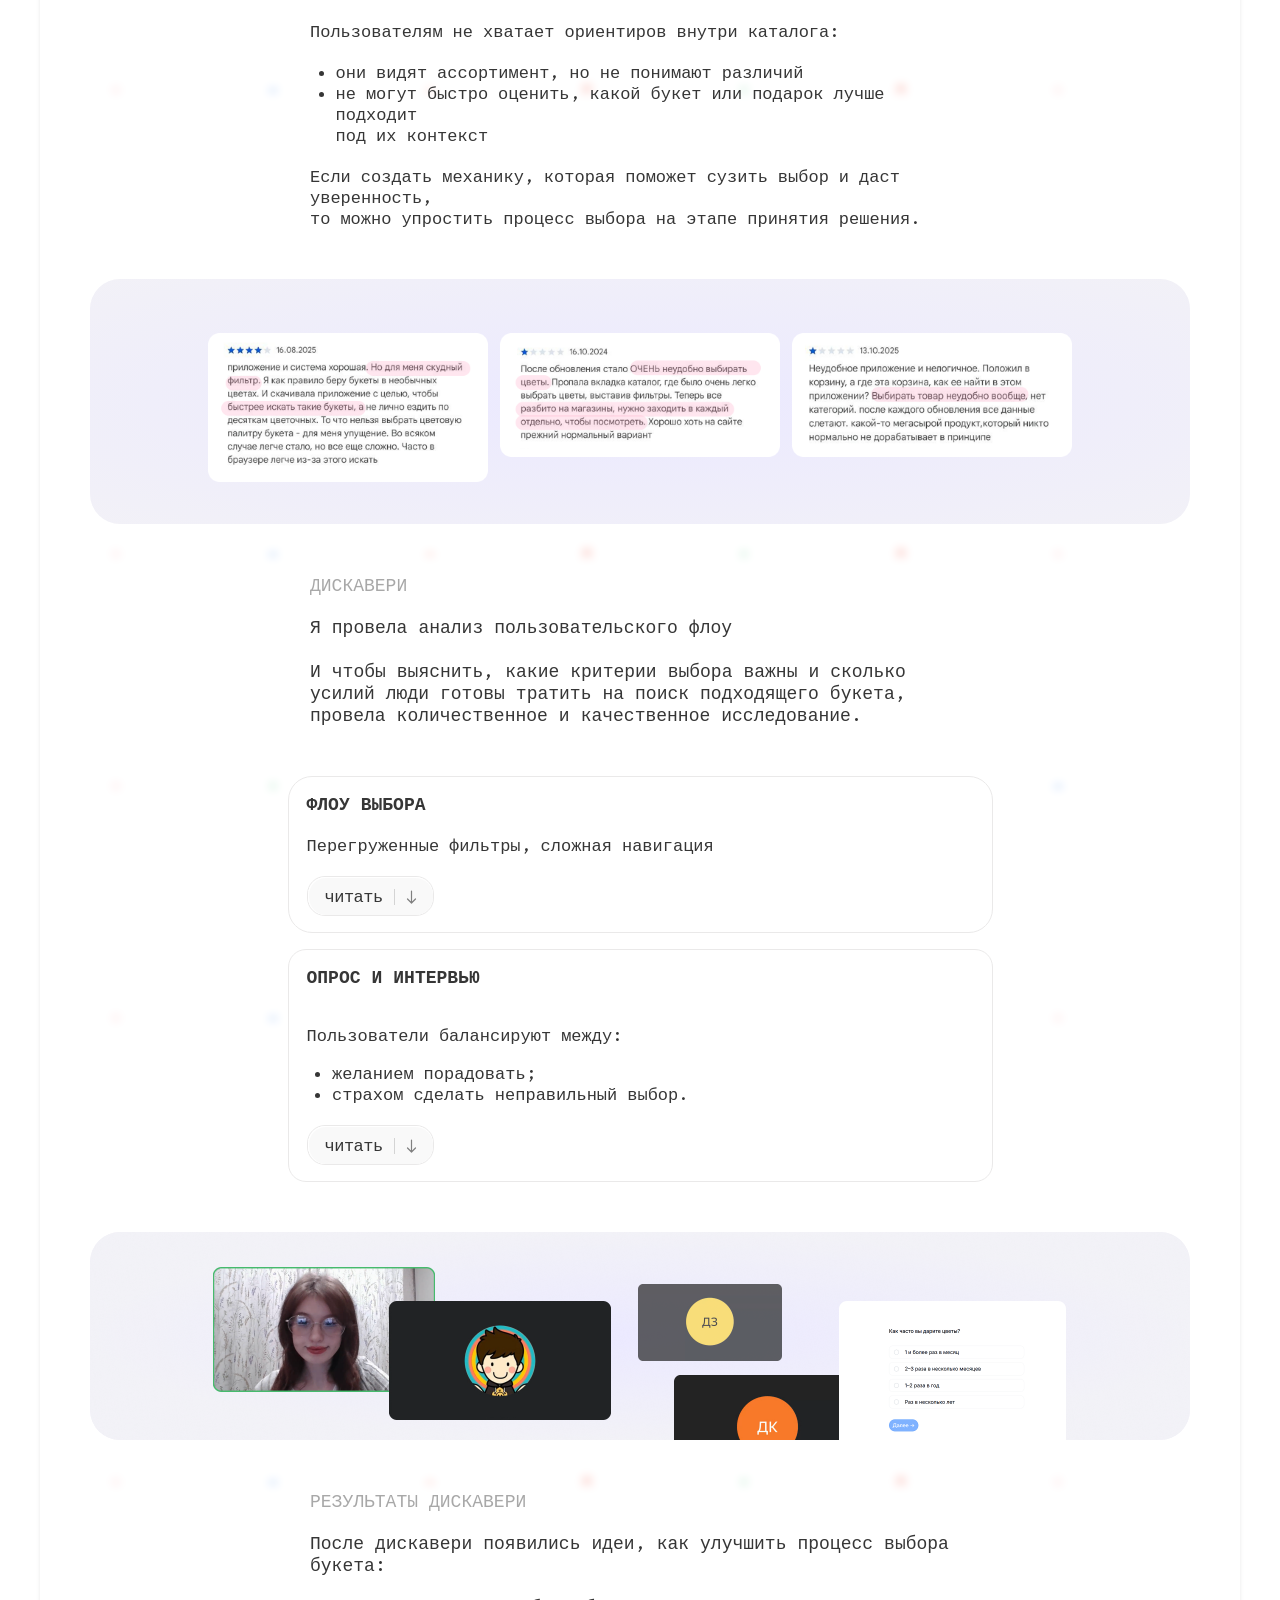
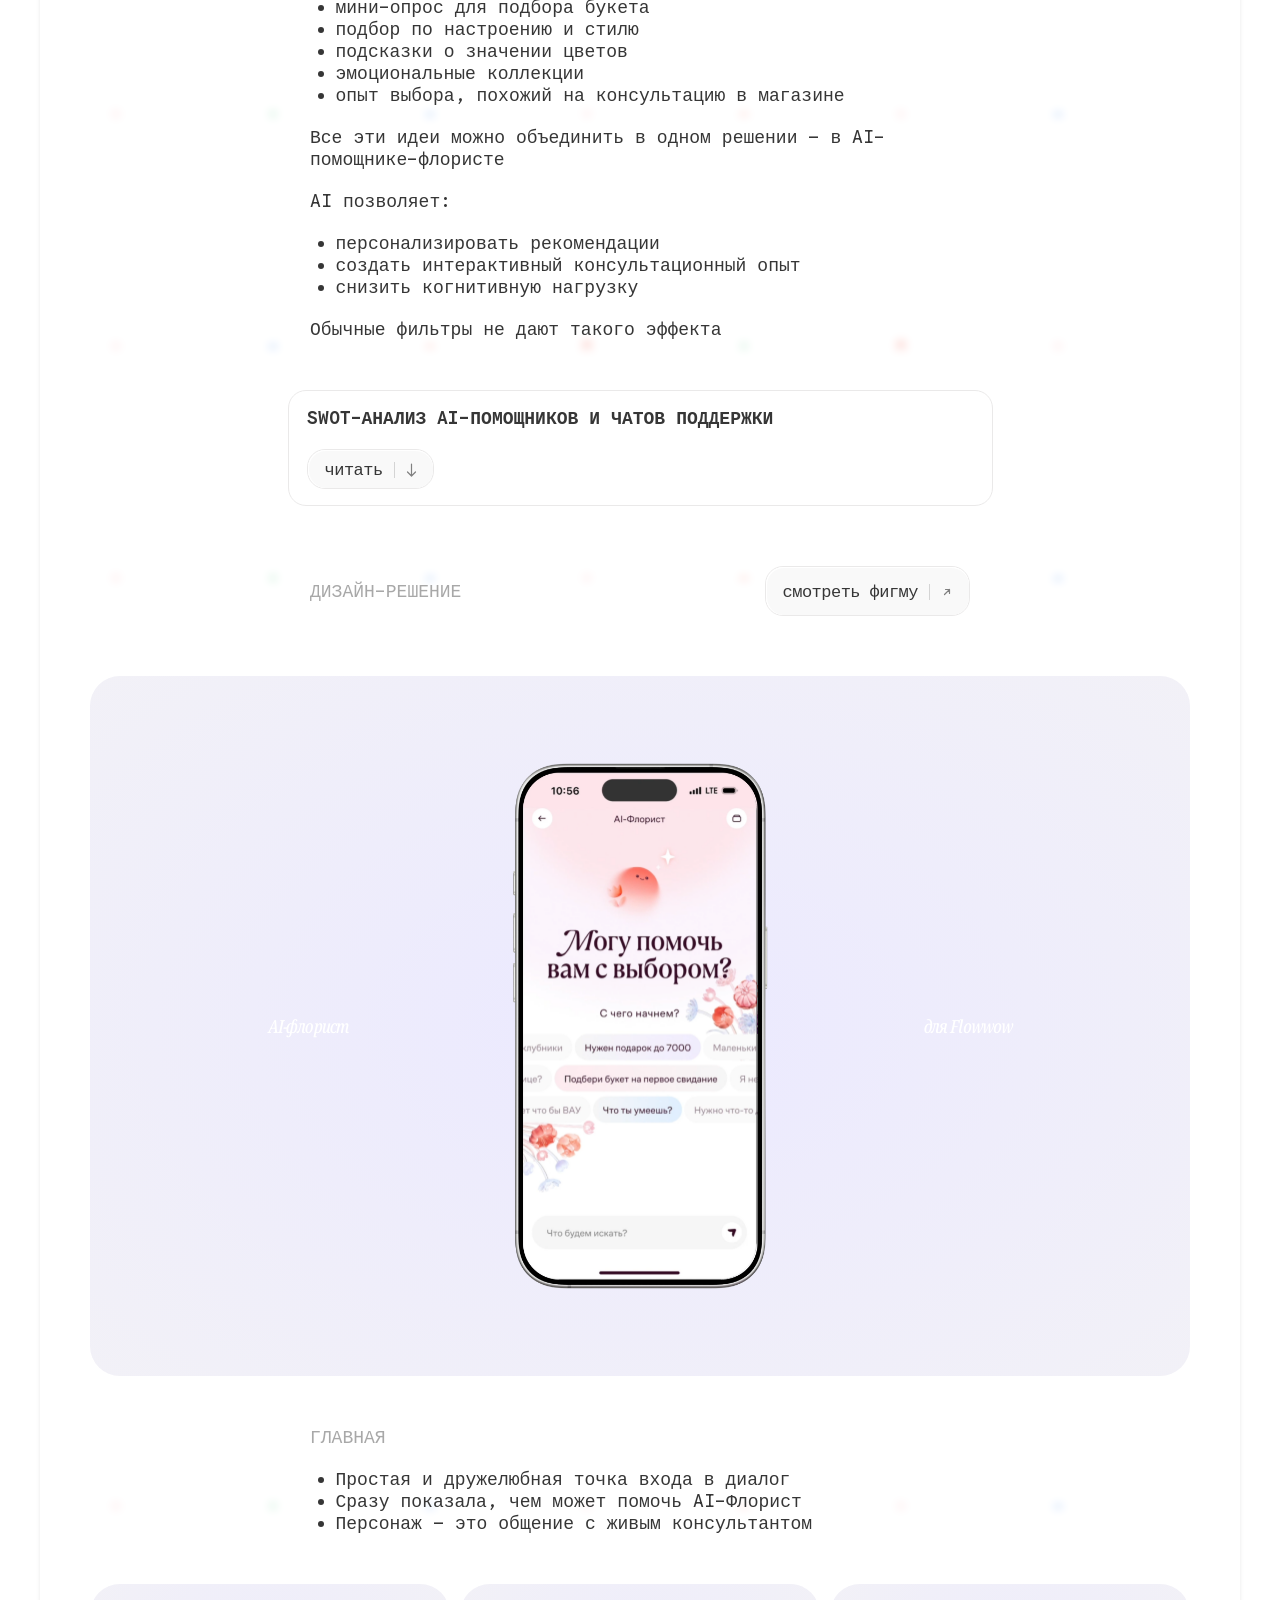
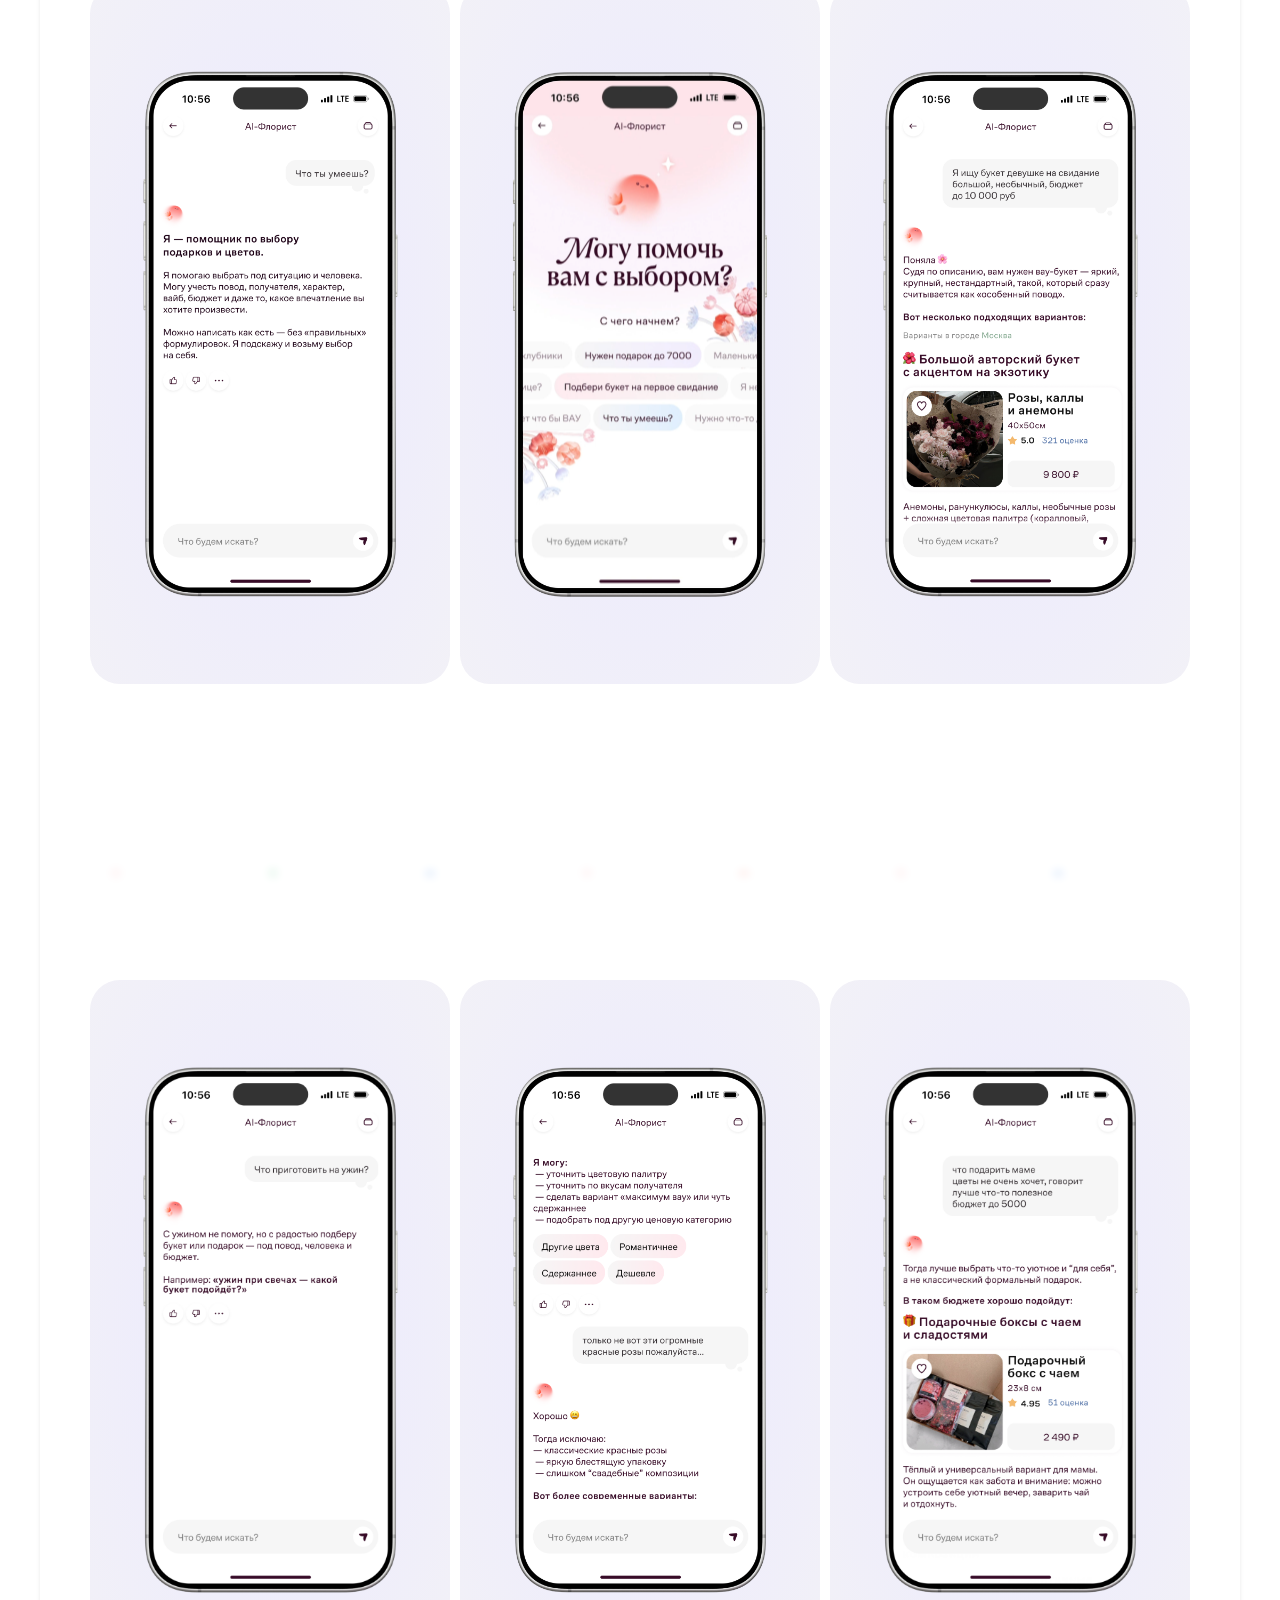
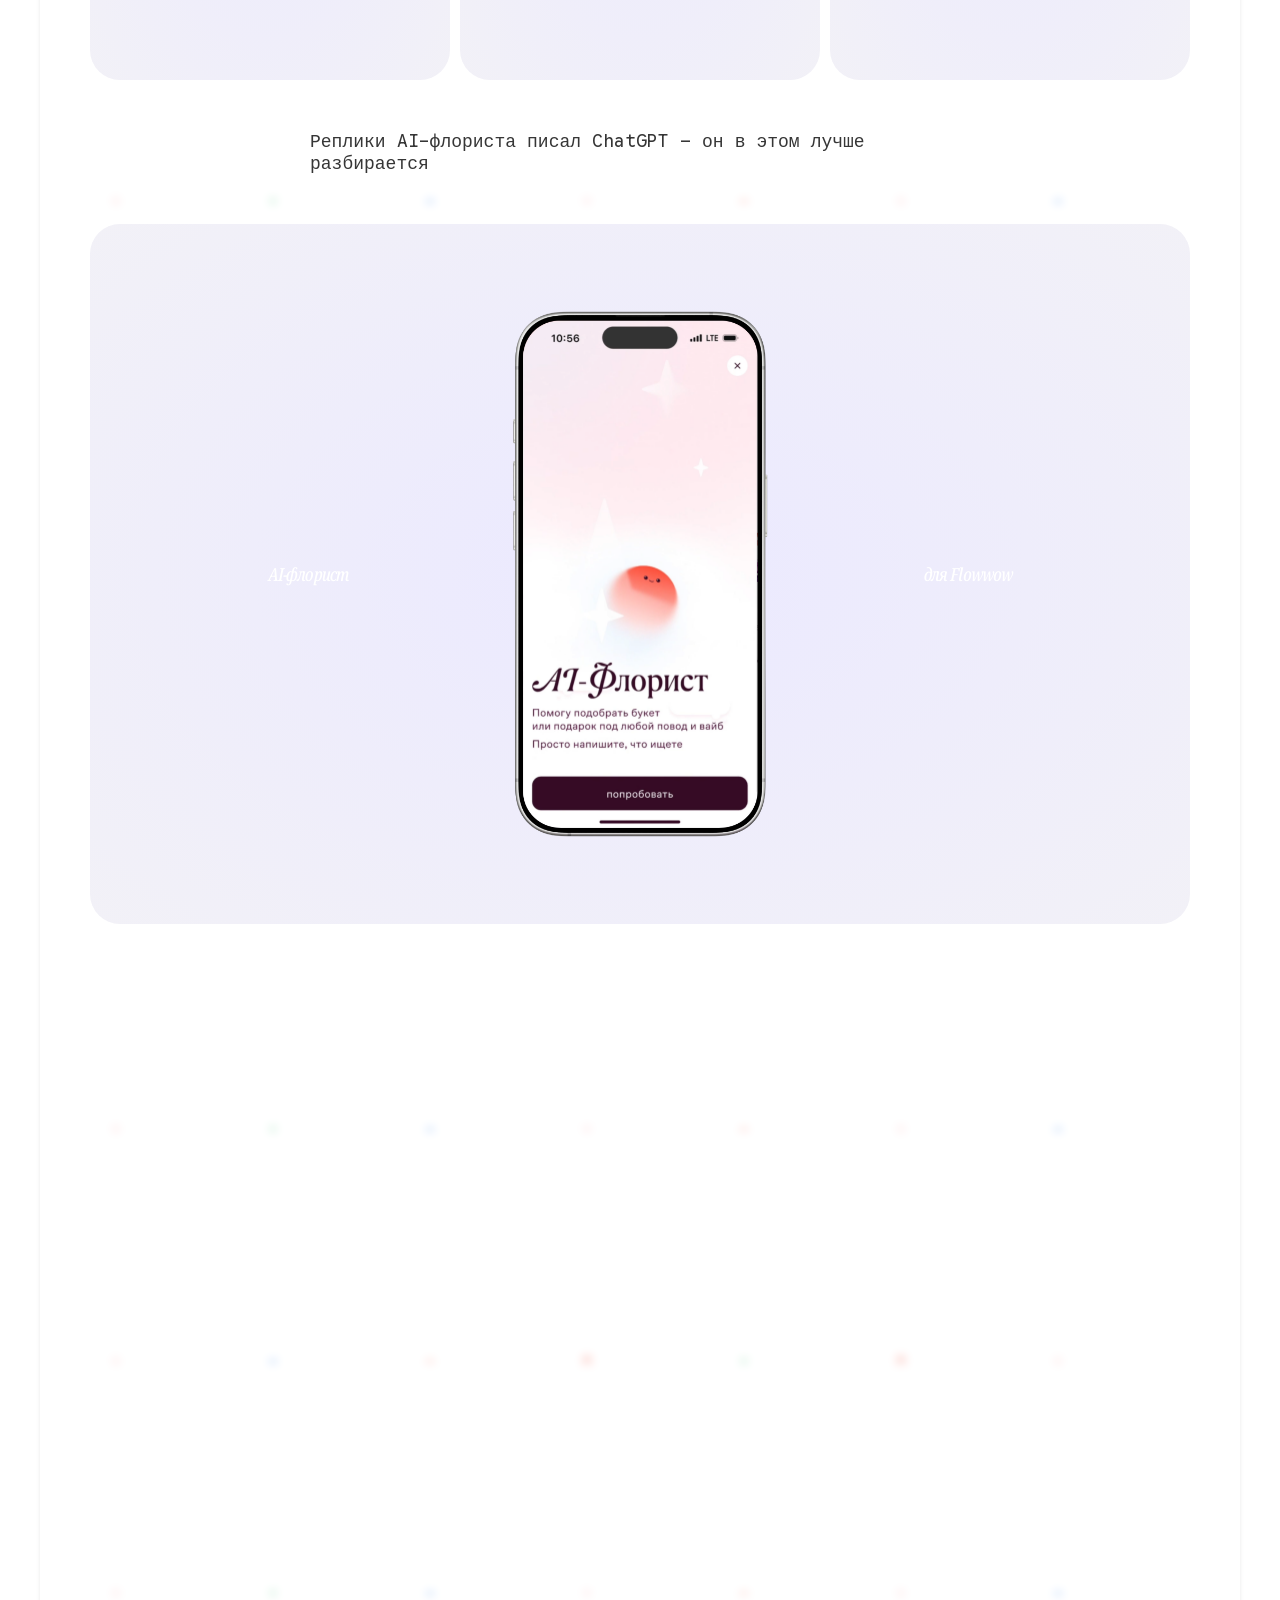
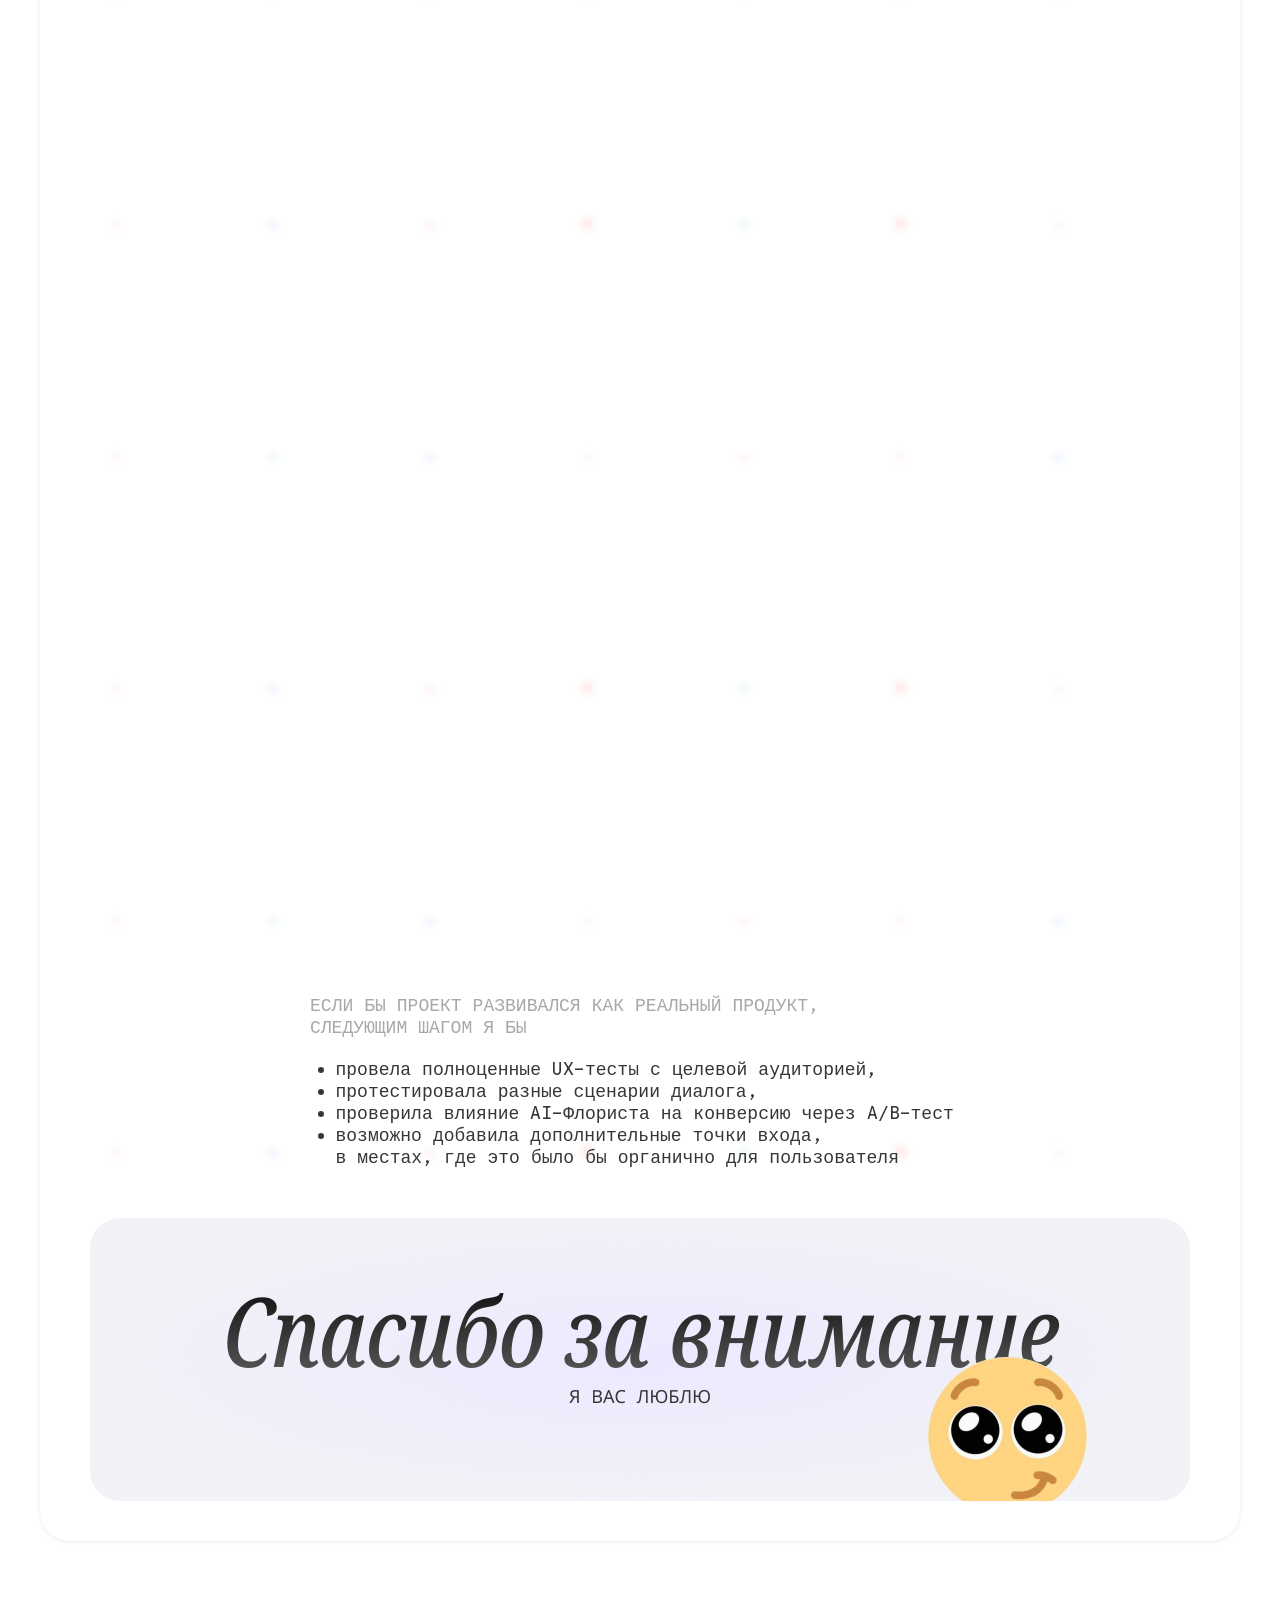
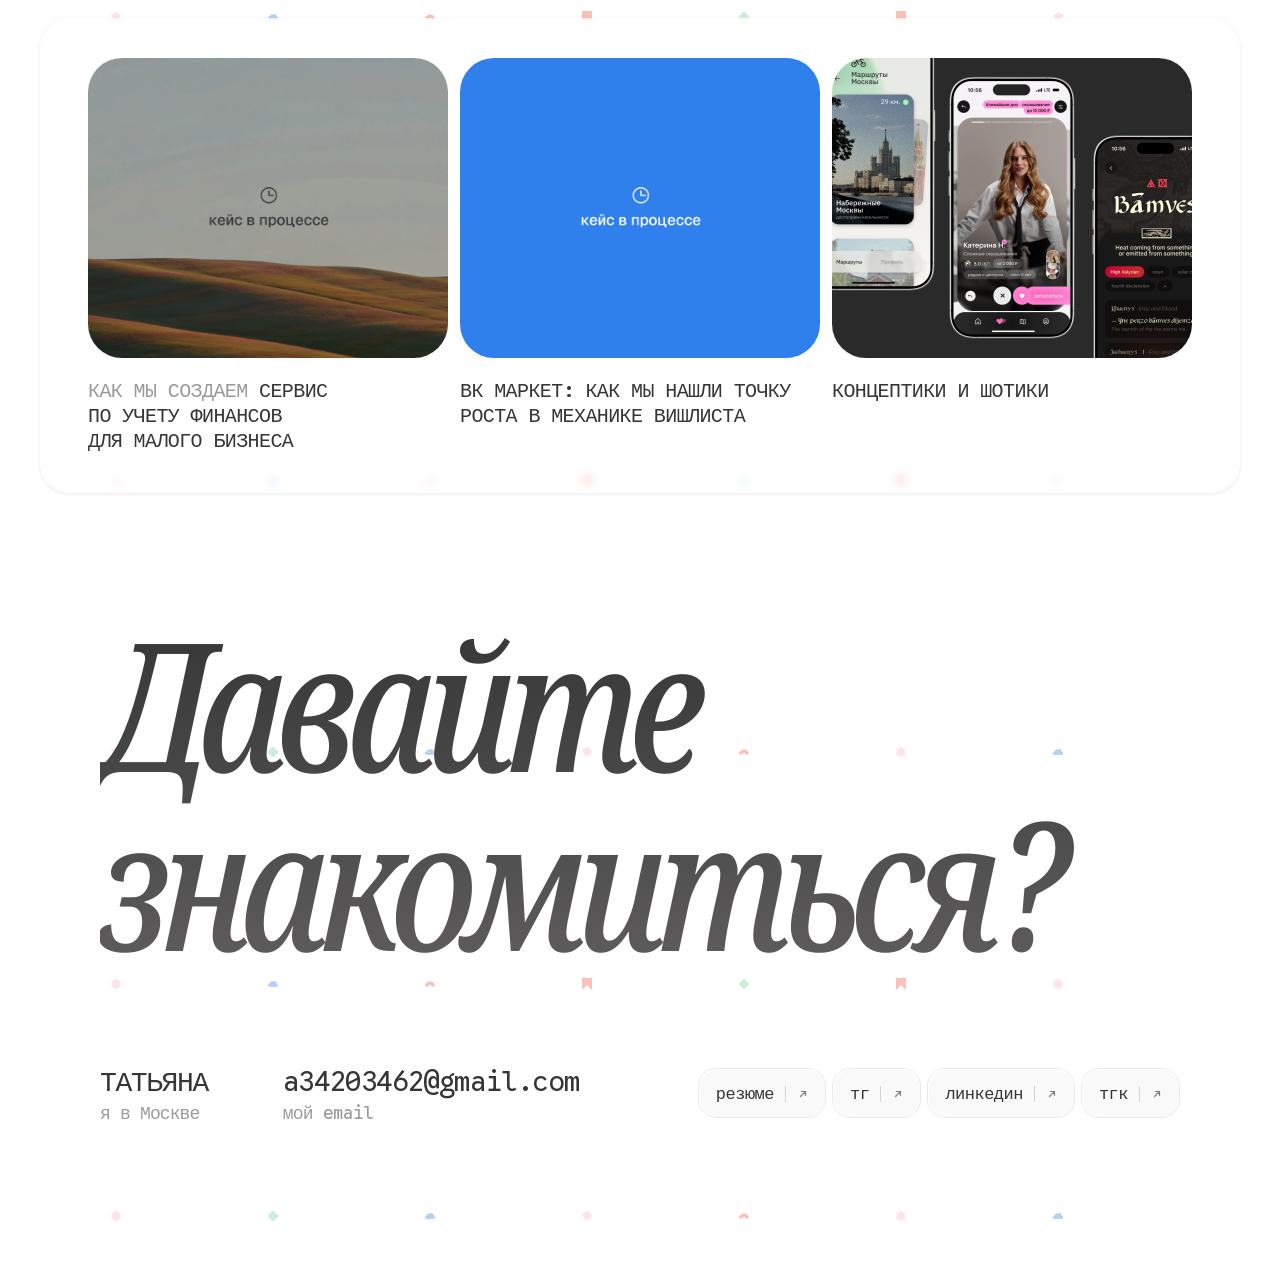
<file: case-ai-florist.html>
<!DOCTYPE html>
<html lang="ru">
  <head>
    <meta charset="UTF-8" />
    <meta http-equiv="refresh" content="0; url=case-ai-florist/" />
    <link rel="canonical" href="case-ai-florist/" />
    <script>location.replace("case-ai-florist/");</script>
    <title>AI-флорист</title>
  </head>
  <body>
    <p><a href="case-ai-florist/">Перейти к кейсу AI-флорист</a></p>
  </body>
</html>
</file>
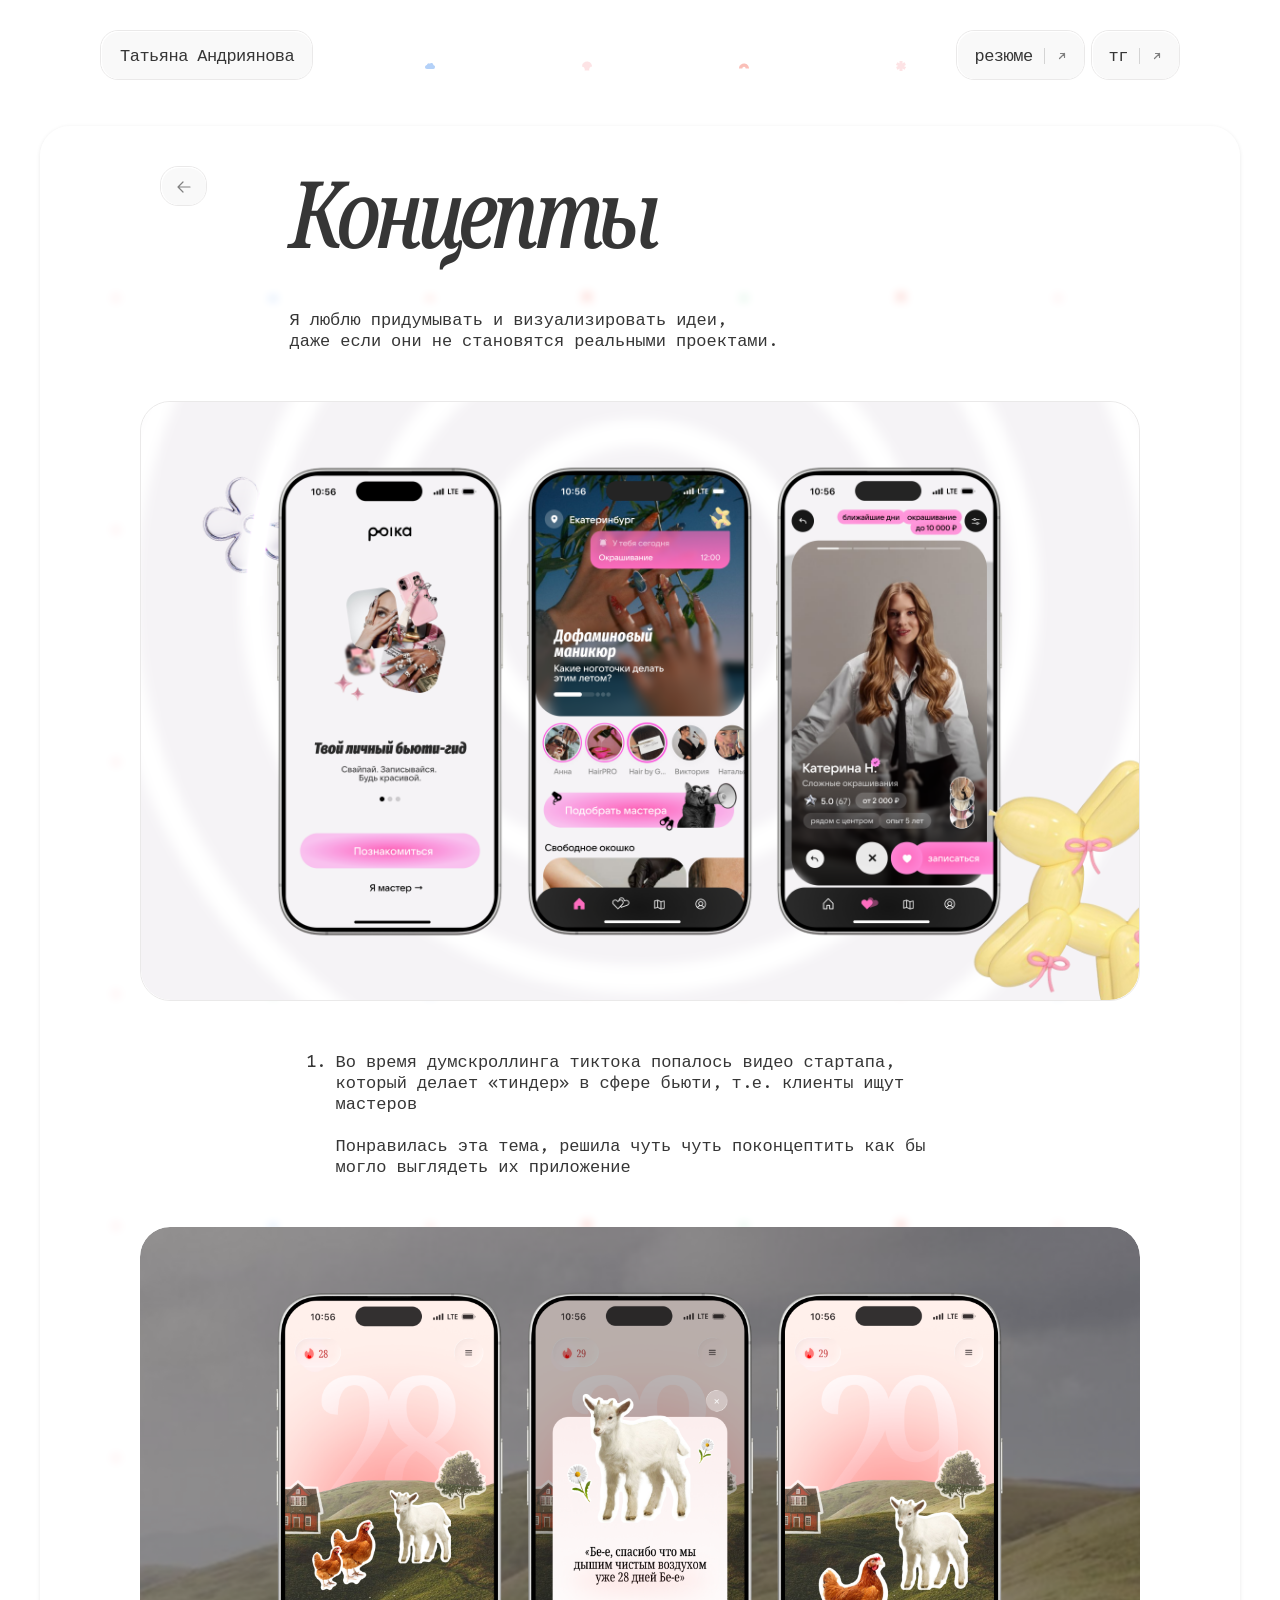
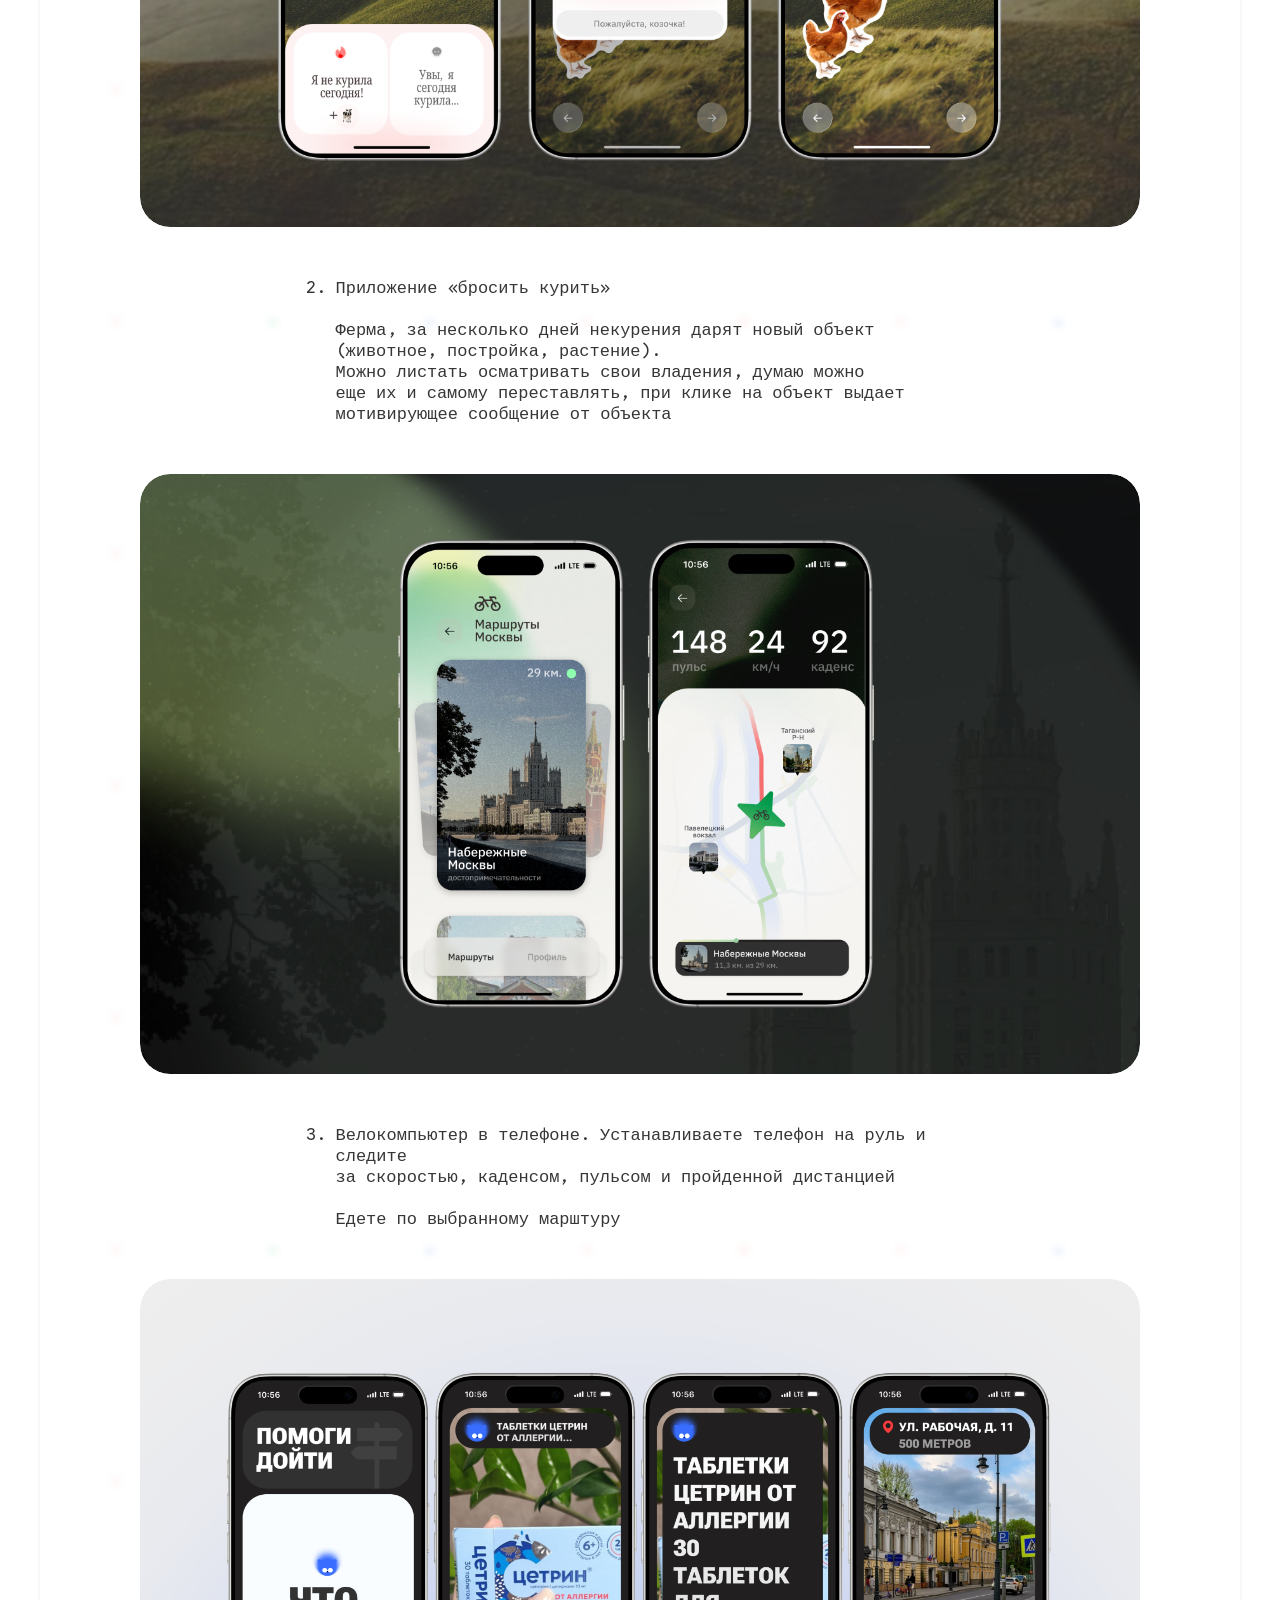
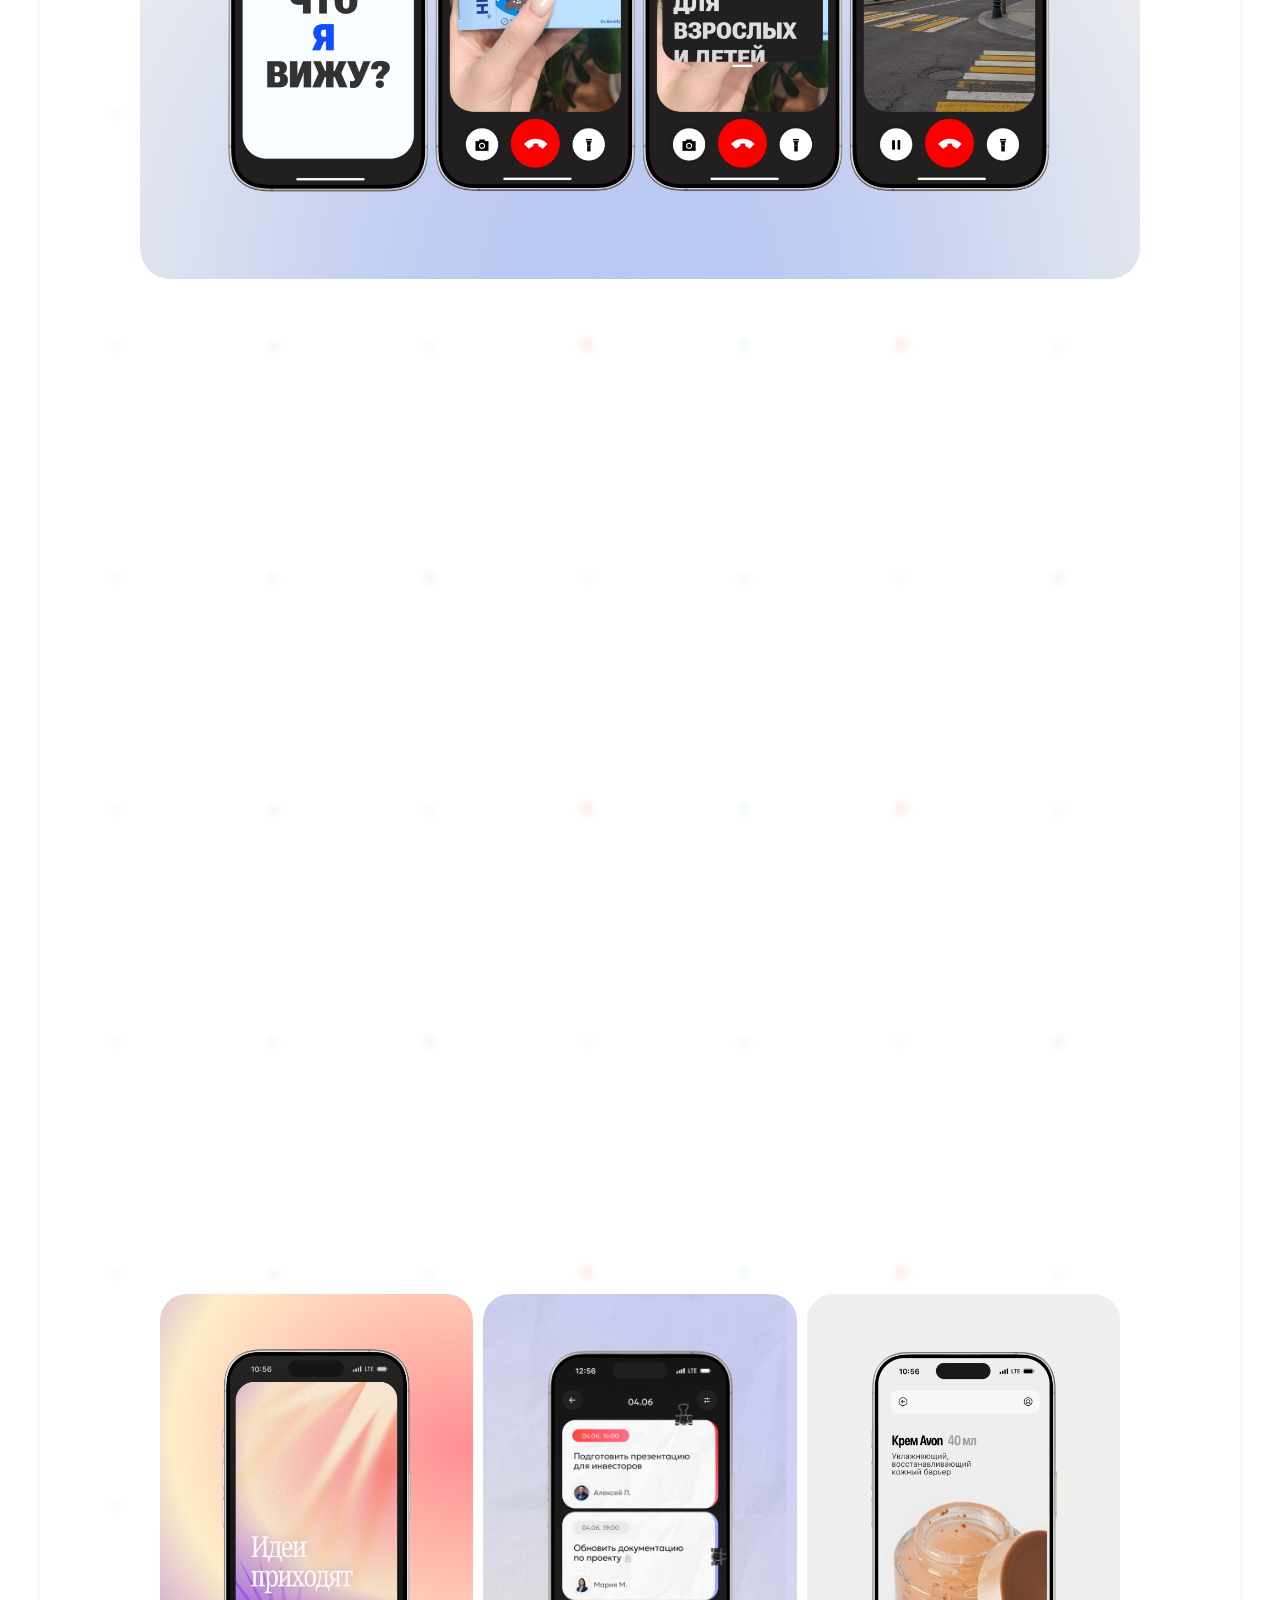
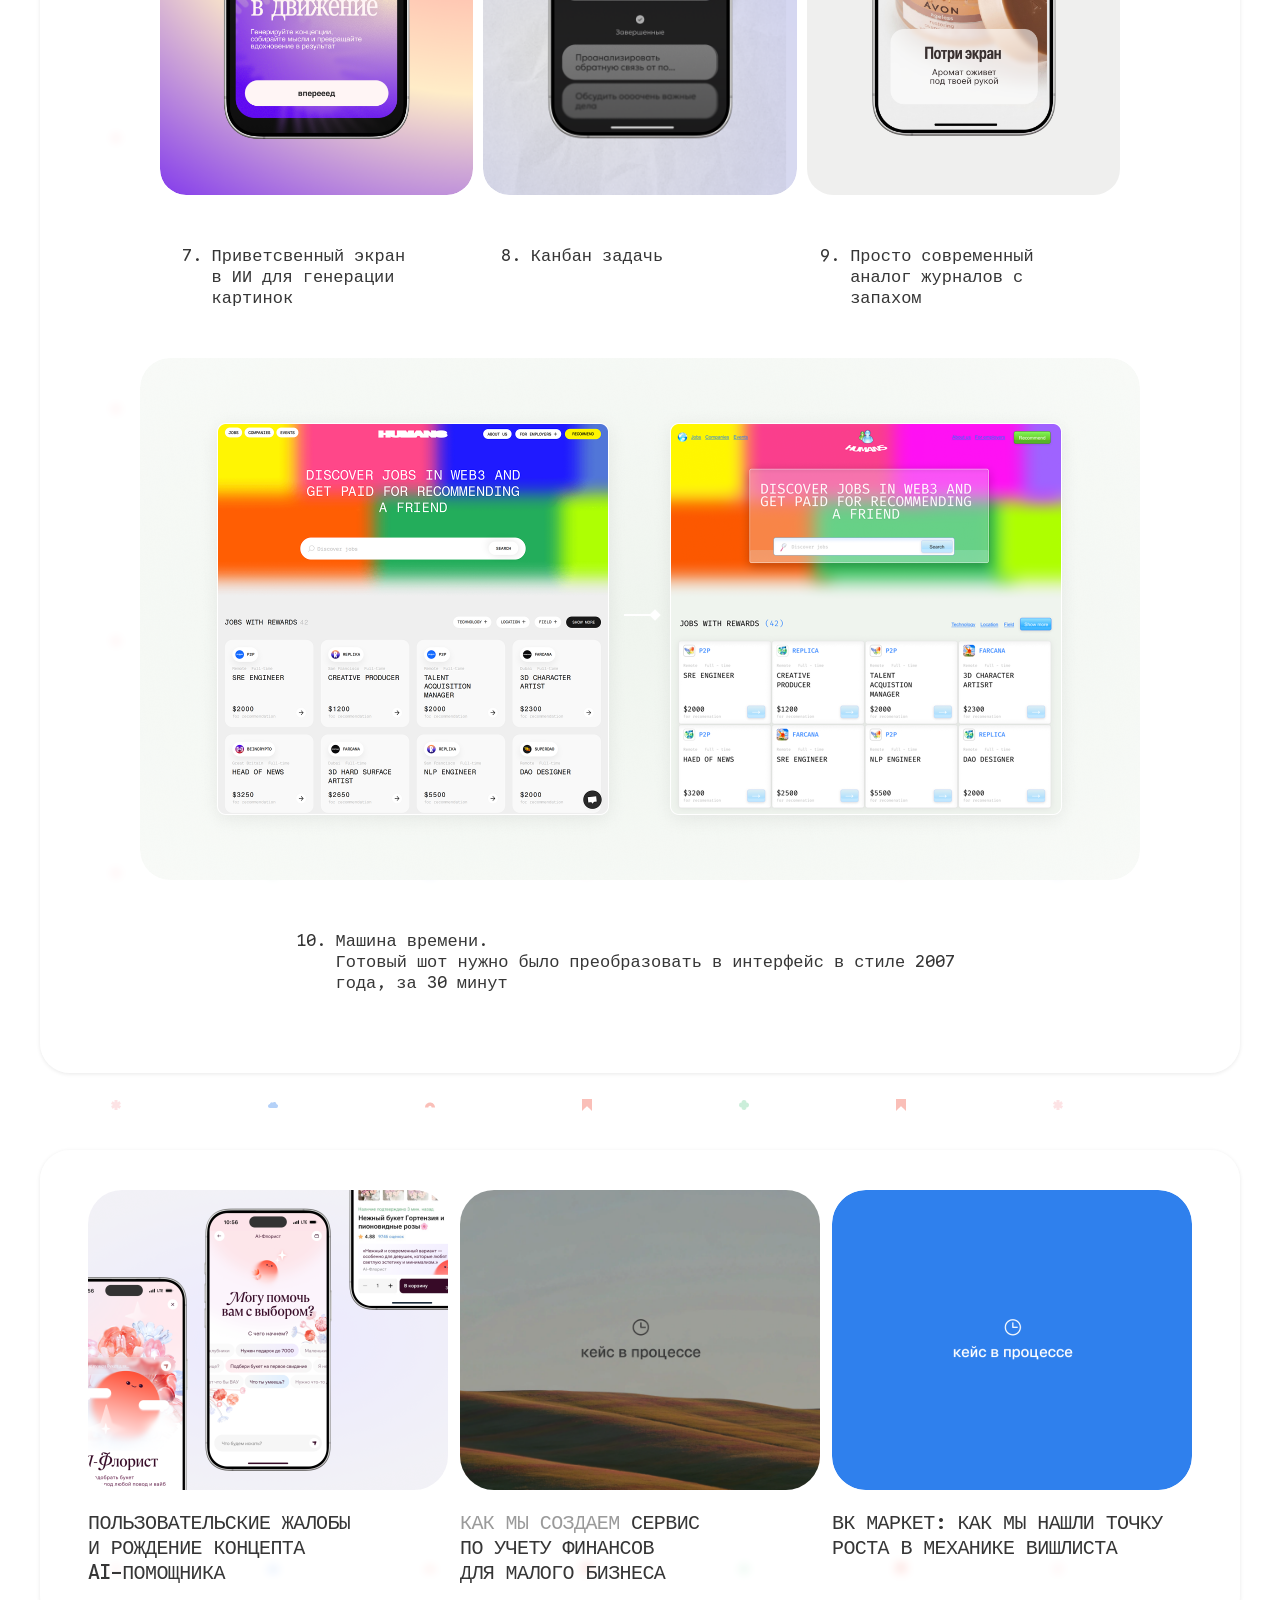
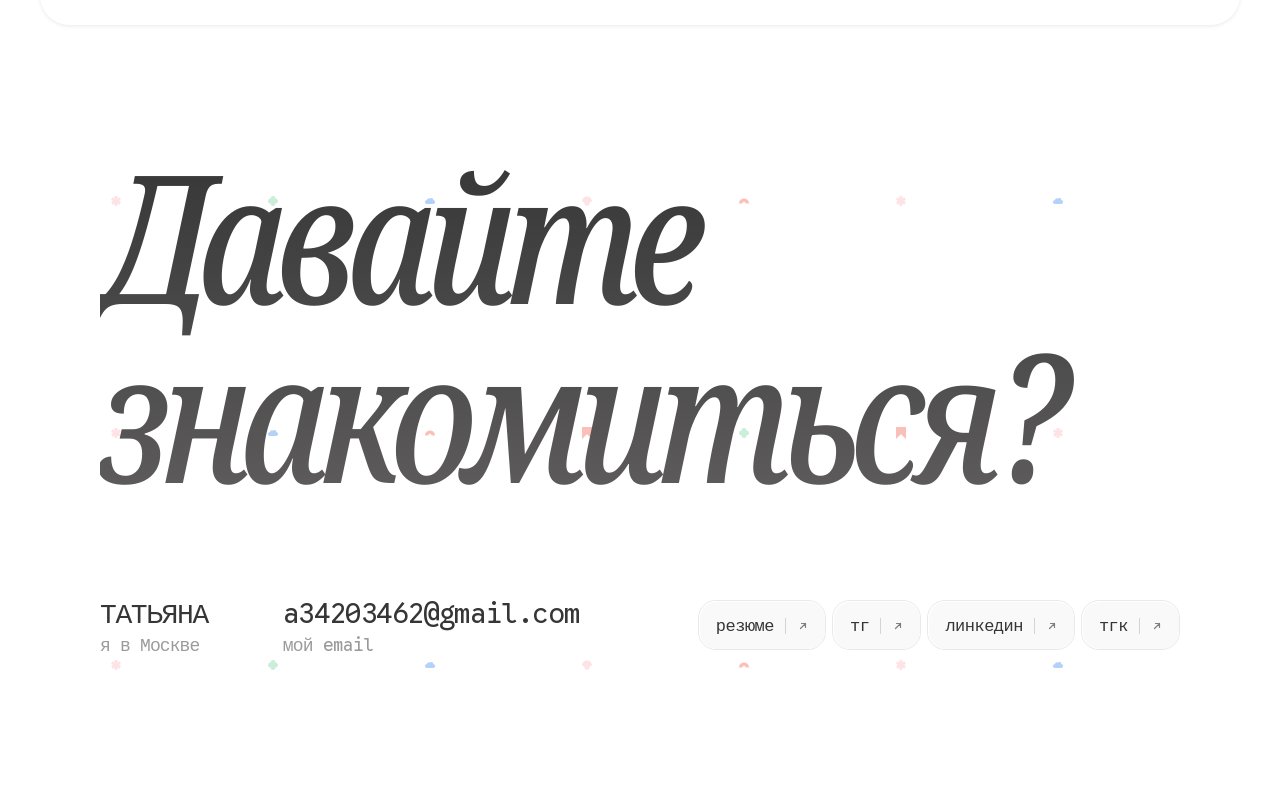
<file: case-concepts.html>
<!DOCTYPE html>
<html lang="ru">
  <head>
    <meta charset="UTF-8" />
    <meta http-equiv="refresh" content="0; url=case-concepts/" />
    <link rel="canonical" href="case-concepts/" />
    <script>location.replace("case-concepts/");</script>
    <title>Концепты</title>
  </head>
  <body>
    <p><a href="case-concepts/">Перейти к кейсу «Концепты»</a></p>
  </body>
</html>
</file>
